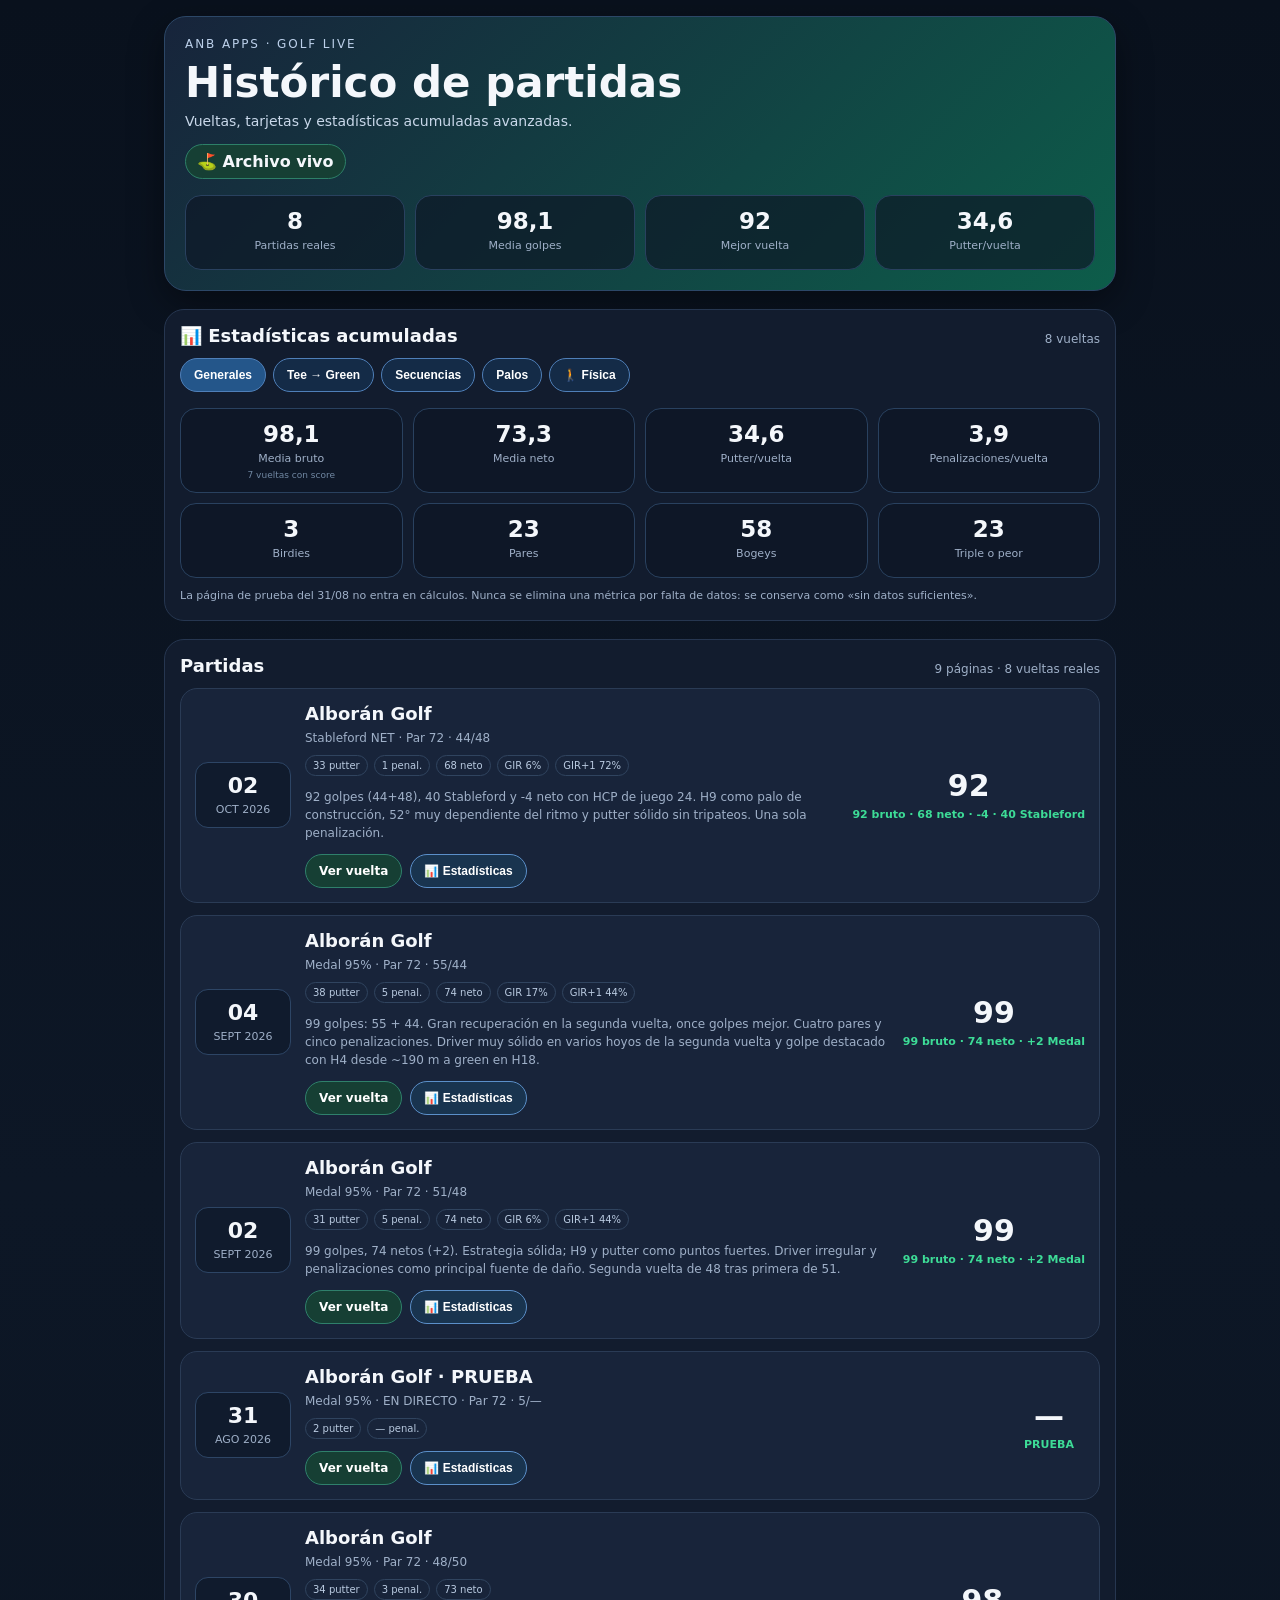
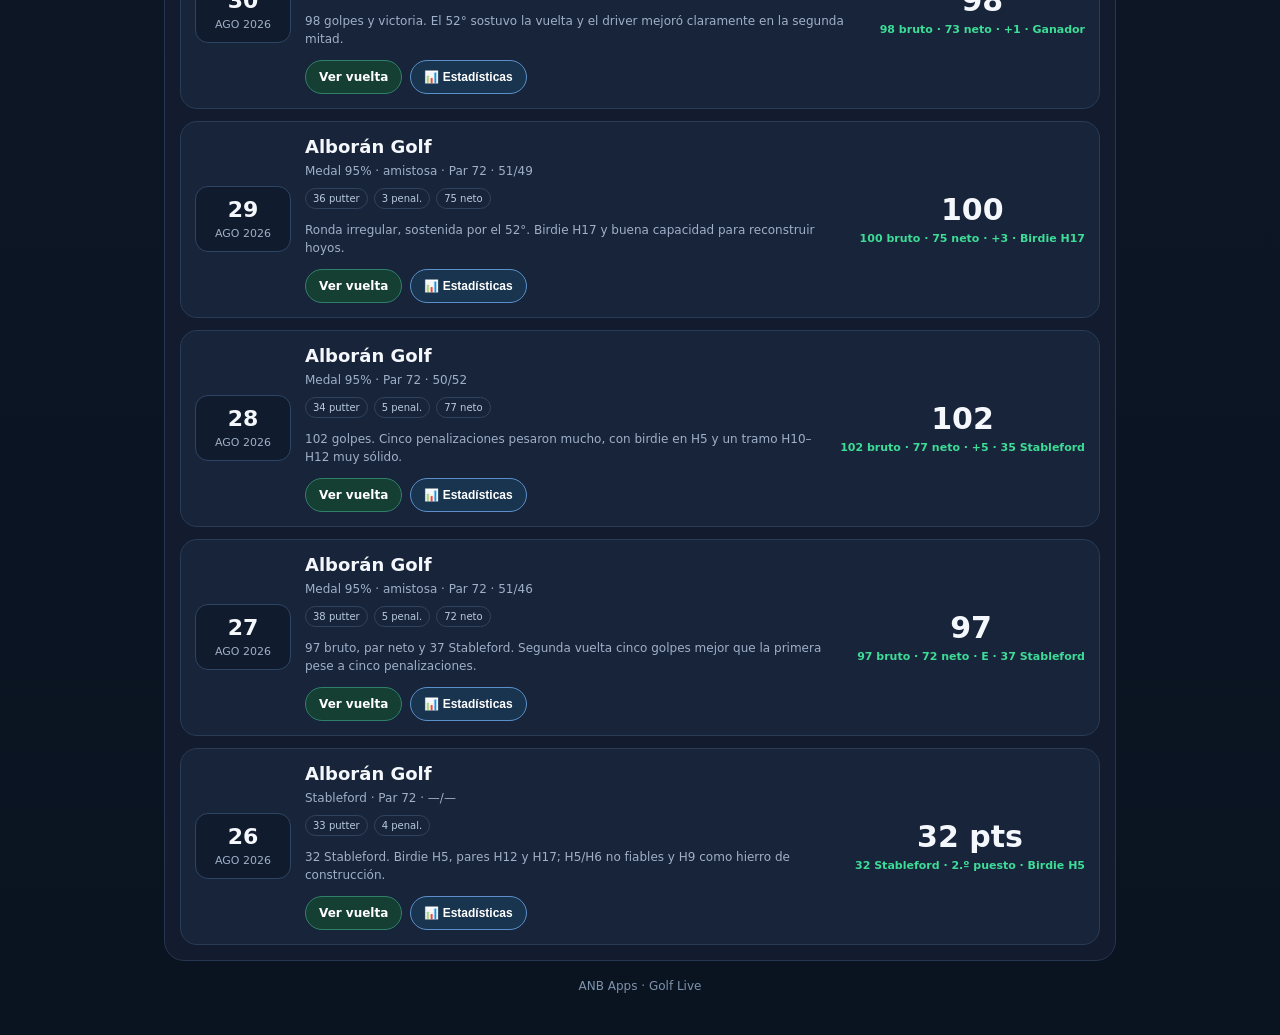
<file: index.html>
<!doctype html><html lang="es"><head><meta charset="utf-8"><meta name="viewport" content="width=device-width,initial-scale=1,viewport-fit=cover"><meta name="theme-color" content="#0b1220"><title>ANB Golf · Histórico</title><style>:root{--bg:#0b1220;--panel:#121c2e;--panel2:#18243a;--text:#f4f7fb;--muted:#9fb0c8;--line:#263650;--good:#3ddc97;--warn:#f7c85b;--bad:#ff6b6b;--accent:#6aa8ff}*{box-sizing:border-box}body{margin:0;min-height:100vh;background:linear-gradient(180deg,#09111d,#0d1726 45%,#0a1320);color:var(--text);font-family:Inter,system-ui,-apple-system,Segoe UI,Roboto,sans-serif}.wrap{max-width:980px;margin:auto;padding:16px 14px 42px}.hero{background:linear-gradient(135deg,#17243b,#0d5d4a);border:1px solid #2c4767;border-radius:22px;padding:20px;box-shadow:0 12px 35px #0006}.eyebrow{font-size:12px;letter-spacing:.16em;text-transform:uppercase;color:#bcd0ea}h1{margin:7px 0 4px;font-size:clamp(28px,6vw,42px)}.sub{color:#c9d8ea;font-size:14px;line-height:1.5}.badge{display:inline-flex;align-items:center;gap:7px;margin-top:12px;padding:7px 11px;border-radius:999px;background:#163f34;border:1px solid #2d8068;font-weight:700}.metrics,.stats-grid{display:grid;grid-template-columns:repeat(4,1fr);gap:10px;margin-top:16px}.metric,.stat-card{background:#0c1625aa;border:1px solid #29415f;border-radius:16px;padding:12px;text-align:center}.metric b,.stat-card b{font-size:23px;display:block}.metric span,.stat-card span{font-size:11px;color:var(--muted)}.stat-card small{display:block;margin-top:4px;color:#7188a3;font-size:9px}.section{margin-top:18px;background:var(--panel);border:1px solid var(--line);border-radius:20px;padding:15px}.section-head{display:flex;align-items:end;justify-content:space-between;gap:12px;margin-bottom:12px}.section h2{font-size:18px;margin:0}.count{color:var(--muted);font-size:12px}.tabs{display:flex;gap:7px;flex-wrap:wrap;margin:4px 0 13px}.tab,.stats-btn,.open-btn{border:1px solid #4f7fb8;border-radius:999px;background:#142b47;color:#fff;padding:9px 13px;font-weight:800;font-size:12px;cursor:pointer;text-decoration:none}.tab.active{background:#24568a}.stats-btn{background:#19344f;border-color:#5b8fc9}.open-btn{background:#163f34;border-color:#2f806b}.tab-panel{display:none}.tab-panel.active{display:block}.rounds{display:grid;gap:12px}.round-card{background:var(--panel2);border:1px solid #2a3b55;border-radius:17px;overflow:hidden}.round-main{display:grid;grid-template-columns:96px 1fr auto;gap:14px;align-items:center;padding:14px}.date{background:#101b2d;border:1px solid #2d4565;border-radius:13px;padding:10px;text-align:center}.date b{display:block;font-size:22px}.date span{font-size:11px;text-transform:uppercase;color:var(--muted)}.round-main h3{margin:0 0 5px;font-size:18px}.meta,.summary{color:var(--muted);font-size:12px;line-height:1.5}.score{text-align:center;min-width:72px}.score b{display:block;font-size:30px}.score span{font-size:11px;color:var(--good);font-weight:800}.statline{display:flex;flex-wrap:wrap;gap:6px;margin-top:8px}.statline i{font-style:normal;font-size:10px;border:1px solid #30445f;border-radius:999px;padding:4px 7px;color:#b9cae0}.round-actions{display:flex;gap:8px;flex-wrap:wrap;margin-top:10px}.round-stats{display:none;border-top:1px solid #2a3b55;background:#101b2d;padding:14px}.round-stats.open{display:block}.round-stats-grid{display:grid;grid-template-columns:repeat(4,1fr);gap:8px}.mini{background:#0d1828;border:1px solid #263a55;border-radius:12px;padding:10px;text-align:center}.mini b{display:block;font-size:18px}.mini span{font-size:10px;color:var(--muted)}.clubs-title{font-size:11px;color:#c9d8ea;font-weight:800;margin:13px 0 7px}.club-row{display:grid;grid-template-columns:72px 1fr 34px;gap:8px;align-items:center;margin:7px 0;font-size:11px}.track{height:8px;background:#22324a;border-radius:999px;overflow:hidden}.fill{height:100%;background:#6aa8ff}.policy,.callout{font-size:11px;color:var(--muted);line-height:1.5;margin-top:10px}.callout{padding:11px 12px;border-left:4px solid var(--accent);background:#101d30;border-radius:10px;color:#d9e6f6}.footer{text-align:center;color:#7f93ad;font-size:12px;margin-top:18px}.error{color:#ff8e9a}@media(max-width:700px){.metrics,.stats-grid,.round-stats-grid{grid-template-columns:repeat(2,1fr)}.round-main{grid-template-columns:74px 1fr}.score{grid-column:1/-1;display:flex;justify-content:flex-end;align-items:center;gap:8px}.club-row{grid-template-columns:64px 1fr 30px}}</style></head><body><main class="wrap"><header class="hero"><div class="eyebrow">ANB Apps · Golf Live</div><h1>Histórico de partidas</h1><div class="sub">Vueltas, tarjetas y estadísticas acumuladas avanzadas.</div><div class="badge">⛳ Archivo vivo</div><div class="metrics" id="metrics"></div></header><section class="section"><div class="section-head"><h2>📊 Estadísticas acumuladas</h2><div class="count" id="statsCount"></div></div><div class="tabs"><button class="tab active" data-tab="general">Generales</button><button class="tab" data-tab="tee">Tee → Green</button><button class="tab" data-tab="sequence">Secuencias</button><button class="tab" data-tab="clubs">Palos</button><button class="tab" data-tab="physical">🚶 Física</button></div><div id="general" class="tab-panel active"><div class="stats-grid" id="generalGrid"></div></div><div id="tee" class="tab-panel"><div class="stats-grid" id="teeGrid"></div><div class="callout">FIR, GIR y GIR+1 permanecen en el modelo aunque todavía falten datos antiguos. Solo se agregan vueltas con denominador confirmado.</div></div><div id="sequence" class="tab-panel"><div class="stats-grid" id="sequenceGrid"></div></div><div id="clubs" class="tab-panel"><div id="clubsAgg"></div></div><div id="physical" class="tab-panel"><div class="stats-grid" id="physicalGrid"></div><div class="callout" id="physicalNote"></div></div><div class="policy">La página de prueba del 31/08 no entra en cálculos. Nunca se elimina una métrica por falta de datos: se conserva como «sin datos suficientes».</div></section><section class="section"><div class="section-head"><h2>Partidas</h2><div class="count" id="count">Cargando…</div></div><div class="rounds" id="rounds"></div></section><footer class="footer">ANB Apps · Golf Live</footer></main><script>const PARS=[4,3,5,4,4,3,4,5,4,4,4,3,5,4,4,4,3,5],$=id=>document.getElementById(id),fmtDate=date=>new Intl.DateTimeFormat('es-ES',{day:'2-digit',month:'short',year:'numeric'}).format(new Date(date+'T12:00:00')),mean=v=>v.length?v.reduce((a,b)=>a+b,0)/v.length:null,vals=(rs,fn)=>rs.map(fn).filter(Number.isFinite),sum=(rs,fn)=>vals(rs,fn).reduce((a,b)=>a+b,0),show=v=>v==null?'—':Number.isInteger(v)?v:v.toFixed(1).replace('.',','),pct=(h,k)=>k?Math.round(h/k*100):null,esc=v=>String(v??'').replace(/[&<>"']/g,c=>({'&':'&amp;','<':'&lt;','>':'&gt;','"':'&quot;',"'":'&#39;'}[c])),card=(v,l,d='')=>`<div class="stat-card"><b>${v}</b><span>${l}</span><small>${d}</small></div>`;document.querySelectorAll('.tab').forEach(b=>b.onclick=()=>{document.querySelectorAll('.tab').forEach(x=>x.classList.toggle('active',x===b));document.querySelectorAll('.tab-panel').forEach(p=>p.classList.toggle('active',p.id===b.dataset.tab))});function clubsAggregate(rs){const out={};rs.forEach(r=>Object.entries(r.stats?.clubs||{}).forEach(([k,v])=>out[k]=(out[k]||0)+v));return Object.entries(out).sort((a,b)=>b[1]-a[1])}function clubBars(entries,limit=99){if(!entries.length)return '<div class="policy">Sin datos de palos.</div>';const max=Math.max(...entries.map(x=>x[1]));return entries.slice(0,limit).map(([c,n])=>`<div class="club-row"><b>${esc(c)}</b><div class="track"><div class="fill" style="width:${Math.max(4,n/max*100)}%"></div></div><span>${n}</span></div>`).join('')}function aggRate(rs,key){let hit=0,known=0;rs.forEach(r=>{const s=r.stats?.[key];if(s&&Number.isFinite(s.hit)&&Number.isFinite(s.known)&&s.known>0){hit+=s.hit;known+=s.known}});return{hit,known,p:pct(hit,known)}}function longestDamage(r){const hs=r.holeScores;if(!Array.isArray(hs))return null;let best=0,cur=0;hs.forEach((s,i)=>{if(Number.isFinite(s)&&s-PARS[i]>=2){cur++;best=Math.max(best,cur)}else cur=0});return best}function recoveryAfterDamage(r){const hs=r.holeScores;if(!Array.isArray(hs))return null;let opp=0,rec=0;for(let i=0;i<17;i++){if(Number.isFinite(hs[i])&&hs[i]-PARS[i]>=2&&Number.isFinite(hs[i+1])){opp++;if(hs[i+1]-PARS[i+1]<=1)rec++}}return opp?{rec,opp}:null}function roundStats(r){const s=r.stats||{},sc=s.scoring||{},clubs=Object.entries(s.clubs||{}).sort((a,b)=>b[1]-a[1]),fir=s.fir,gir=s.gir,gp=s.girPlus1,damage=longestDamage(r),rec=recoveryAfterDamage(r),ph=r.physical||{};const rate=x=>x&&x.known?`${pct(x.hit,x.known)}%`:'—';return `<div class="round-stats-grid"><div class="mini"><b>${Number.isFinite(r.score)?r.score:'—'}</b><span>Bruto</span></div><div class="mini"><b>${Number.isFinite(r.netScore)?r.netScore:'—'}</b><span>Neto</span></div><div class="mini"><b>${s.putterStrokes??r.putts??'—'}</b><span>Putter</span></div><div class="mini"><b>${s.penalties??'—'}</b><span>Penalizaciones</span></div><div class="mini"><b>${rate(fir)}</b><span>FIR</span></div><div class="mini"><b>${rate(gir)}</b><span>GIR</span></div><div class="mini"><b>${rate(gp)}</b><span>GIR+1</span></div><div class="mini"><b>${damage??'—'}</b><span>Peor racha doble+</span></div><div class="mini"><b>${rec?Math.round(rec.rec/rec.opp*100)+'%':'—'}</b><span>Recuperación tras doble+</span></div><div class="mini"><b>${show(sc.par3Avg)}</b><span>Media Par 3</span></div><div class="mini"><b>${show(sc.par4Avg)}</b><span>Media Par 4</span></div><div class="mini"><b>${show(sc.par5Avg)}</b><span>Media Par 5</span></div><div class="mini"><b>${Number.isFinite(ph.stepsGolfWindow)?ph.stepsGolfWindow.toLocaleString('es-ES'):'—'}</b><span>Pasos golf</span></div><div class="mini"><b>${Number.isFinite(ph.kmGolfEstimated)?ph.kmGolfEstimated.toFixed(2).replace('.',','):'—'}</b><span>Km golf</span></div><div class="mini"><b>${Number.isFinite(ph.caloriesEstimated)?Math.round(ph.caloriesEstimated):'—'}</b><span>Kcal estimadas</span></div><div class="mini"><b>${sc.tripleOrWorse??'—'}</b><span>Triple o peor</span></div></div><div class="clubs-title">USO DE PALOS</div>${clubBars(clubs,8)}`}async function load(){try{const data=await fetch('./rounds.json?ts='+Date.now(),{cache:'no-store'}).then(r=>r.json()),rounds=[...data.rounds].sort((a,b)=>b.date.localeCompare(a.date)),real=rounds.filter(r=>!r.test),complete=real.filter(r=>Number.isFinite(r.score)),scores=vals(complete,r=>r.score),nets=vals(real,r=>r.netScore),putts=vals(real,r=>r.stats?.putterStrokes??r.putts),pens=vals(real,r=>r.stats?.penalties),fir=aggRate(real,'fir'),gir=aggRate(real,'gir'),gp=aggRate(real,'girPlus1');$('metrics').innerHTML=card(real.length,'Partidas reales')+card(show(mean(scores)),'Media golpes')+card(scores.length?Math.min(...scores):'—','Mejor vuelta')+card(show(mean(putts)),'Putter/vuelta');$('statsCount').textContent=real.length+' vueltas';$('generalGrid').innerHTML=card(show(mean(scores)),'Media bruto',`${complete.length} vueltas con score`)+card(show(mean(nets)),'Media neto')+card(show(mean(putts)),'Putter/vuelta')+card(show(mean(pens)),'Penalizaciones/vuelta')+card(sum(real,r=>r.stats?.scoring?.birdies),'Birdies')+card(sum(real,r=>r.stats?.scoring?.pars),'Pares')+card(sum(real,r=>r.stats?.scoring?.bogeys),'Bogeys')+card(sum(real,r=>r.stats?.scoring?.tripleOrWorse),'Triple o peor');$('teeGrid').innerHTML=card(fir.known?(fir.p+'%'):'—','FIR',fir.known?`${fir.hit}/${fir.known}`:'sin datos suficientes')+card(gir.known?(gir.p+'%'):'—','GIR',gir.known?`${gir.hit}/${gir.known}`:'sin datos suficientes')+card(gp.known?(gp.p+'%'):'—','GIR+1',gp.known?`${gp.hit}/${gp.known}`:'sin datos suficientes')+card(show(mean(vals(real,r=>r.stats?.scoring?.par3Avg))),'Media Par 3')+card(show(mean(vals(real,r=>r.stats?.scoring?.par4Avg))),'Media Par 4')+card(show(mean(vals(real,r=>r.stats?.scoring?.par5Avg))),'Media Par 5')+card(sum(real,r=>r.stats?.penalties),'Penalizaciones totales')+card(real.filter(r=>r.stats?.fir).length,'Vueltas con FIR confirmado');const streaks=vals(real,longestDamage),recs=real.map(recoveryAfterDamage).filter(Boolean),recHit=recs.reduce((a,x)=>a+x.rec,0),recOpp=recs.reduce((a,x)=>a+x.opp,0);$('sequenceGrid').innerHTML=card(streaks.length?Math.max(...streaks):'—','Peor racha doble+','hoyos consecutivos')+card(show(mean(streaks)),'Racha doble+ media')+card(recOpp?Math.round(recHit/recOpp*100)+'%':'—','Recuperación siguiente hoyo',recOpp?`${recHit}/${recOpp}`:'sin datos')+card(sum(real,r=>r.stats?.scoring?.tripleOrWorse),'Hoyos de daño')+card(sum(real,r=>r.stats?.scoring?.doubles),'Dobles bogey')+card(sum(real,r=>r.stats?.scoring?.bogeys),'Bogeys')+card(sum(real,r=>r.stats?.scoring?.pars),'Pares')+card(sum(real,r=>r.stats?.scoring?.birdies),'Birdies');$('clubsAgg').innerHTML=clubBars(clubsAggregate(real));const phys=real.filter(r=>Number.isFinite(r.physical?.stepsGolfWindow)),steps=sum(phys,r=>r.physical.stepsGolfWindow),km=sum(phys,r=>r.physical.kmGolfEstimated),kcal=sum(phys,r=>r.physical.caloriesEstimated);$('physicalGrid').innerHTML=card(phys.length,'Vueltas con dato físico')+card(phys.length?steps.toLocaleString('es-ES'):'—','Pasos golf acumulados')+card(phys.length?km.toFixed(2).replace('.',','):'—','Km golf acumulados')+card(phys.length?Math.round(kcal):'—','Kcal estimadas');$('physicalNote').textContent=phys.length?'Datos persistidos por vuelta desde la sincronización de Google Fit/Health Connect.':'Pendiente de la sincronización diaria. La sección física queda preservada y se completará cuando lleguen los datos de Drive.';$('count').textContent=rounds.length+' páginas · '+real.length+' vueltas reales';$('rounds').innerHTML=rounds.map((r,i)=>{const d=fmtDate(r.date).replace('.','').split(' '),s=r.stats||{},score=Number.isFinite(r.score)?r.score:(Number.isFinite(r.stableford)?r.stableford+' pts':'—');return `<article class="round-card"><div class="round-main"><div class="date"><b>${d[0]}</b><span>${d.slice(1).join(' ')}</span></div><div><h3>${esc(r.course)}${r.test?' · PRUEBA':''}</h3><div class="meta">${esc(r.format)} · Par ${r.par} · ${r.front??'—'}/${r.back??'—'}</div><div class="statline"><i>${s.putterStrokes??r.putts??'—'} putter</i><i>${s.penalties??'—'} penal.</i>${Number.isFinite(r.netScore)?`<i>${r.netScore} neto</i>`:''}${s.gir?.known?`<i>GIR ${pct(s.gir.hit,s.gir.known)}%</i>`:''}${s.girPlus1?.known?`<i>GIR+1 ${pct(s.girPlus1.hit,s.girPlus1.known)}%</i>`:''}</div><p class="summary">${esc(r.summary??'')}</p><div class="round-actions"><a class="open-btn" href="${r.path}">Ver vuelta</a><button class="stats-btn" data-stats="${i}">📊 Estadísticas</button></div></div><div class="score"><b>${score}</b><span>${esc(r.result??'')}</span></div></div><div class="round-stats" id="stats-${i}">${r.test?'<div class="policy">Página de prueba: no entra en el histórico estadístico.</div>':roundStats(r)}</div></article>`}).join('');document.querySelectorAll('[data-stats]').forEach(b=>b.onclick=()=>{const p=$('stats-'+b.dataset.stats),open=p.classList.toggle('open');b.textContent=open?'✕ Cerrar estadísticas':'📊 Estadísticas'})}catch(e){$('rounds').innerHTML='<div class="error">'+esc(e.message)+'</div>'}}load();</script></body></html>
</file>
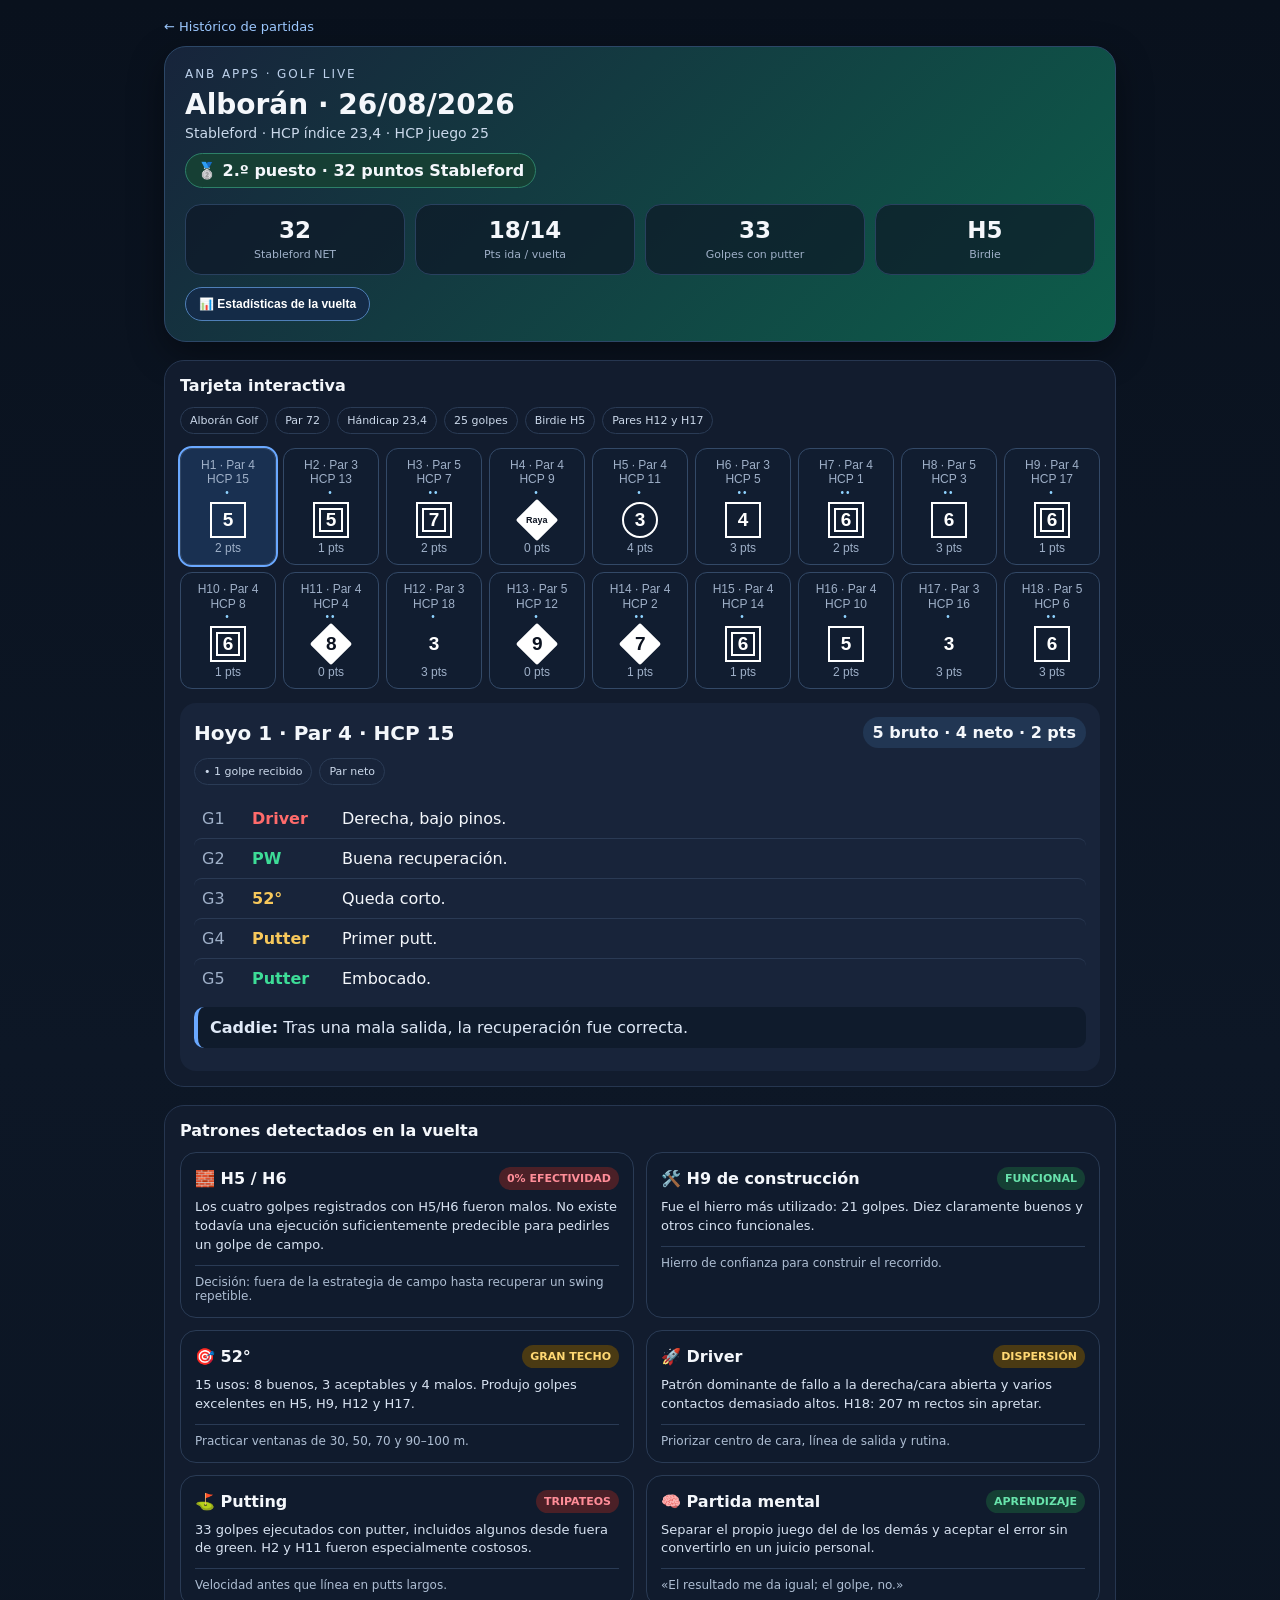
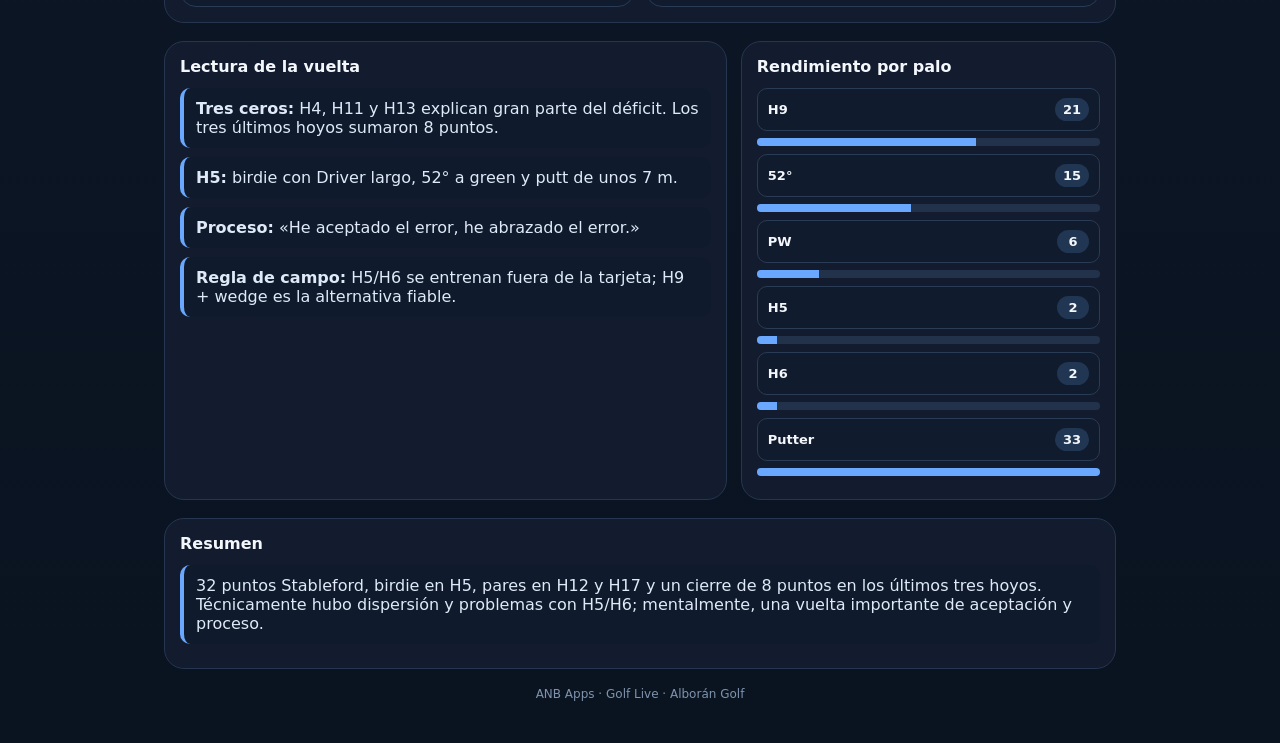
<file: 2026-08-26/index.html>
<!doctype html><html lang="es"><head><meta charset="utf-8"><meta name="viewport" content="width=device-width,initial-scale=1,viewport-fit=cover"><title>Alborán · 26/08/2026 · ANB Golf</title><link rel="stylesheet" href="../assets/round.css"></head><body><div class="wrap"><a class="back" href="../">← Histórico de partidas</a><div class="hero"><div class="eyebrow">ANB Apps · Golf Live</div><h1>Alborán · 26/08/2026</h1><div class="sub">Stableford · HCP índice 23,4 · HCP juego 25</div><div class="badge">🥈 2.º puesto · 32 puntos Stableford</div><div class="metrics"><div class="metric"><b>32</b><span>Stableford NET</span></div><div class="metric"><b>18/14</b><span>Pts ida / vuelta</span></div><div class="metric"><b>33</b><span>Golpes con putter</span></div><div class="metric"><b>H5</b><span>Birdie</span></div></div></div><div class="section"><h2>Tarjeta interactiva</h2><div class="card-meta"><span>Alborán Golf</span><span>Par 72</span><span>Hándicap 23,4</span><span>25 golpes</span><span>Birdie H5</span><span>Pares H12 y H17</span></div><div id="scoregrid" class="scoregrid"></div><div id="detail" class="detail"></div></div><div class="section"><h2>Patrones detectados en la vuelta</h2><div class="pattern-grid"><div class="pattern-card badp"><div class="pattern-head"><span>🧱 H5 / H6</span><b>0% EFECTIVIDAD</b></div><p>Los cuatro golpes registrados con H5/H6 fueron malos. No existe todavía una ejecución suficientemente predecible para pedirles un golpe de campo.</p><div class="pattern-foot">Decisión: fuera de la estrategia de campo hasta recuperar un swing repetible.</div></div><div class="pattern-card goodp"><div class="pattern-head"><span>🛠️ H9 de construcción</span><b>FUNCIONAL</b></div><p>Fue el hierro más utilizado: 21 golpes. Diez claramente buenos y otros cinco funcionales.</p><div class="pattern-foot">Hierro de confianza para construir el recorrido.</div></div><div class="pattern-card warnp"><div class="pattern-head"><span>🎯 52°</span><b>GRAN TECHO</b></div><p>15 usos: 8 buenos, 3 aceptables y 4 malos. Produjo golpes excelentes en H5, H9, H12 y H17.</p><div class="pattern-foot">Practicar ventanas de 30, 50, 70 y 90–100 m.</div></div><div class="pattern-card warnp"><div class="pattern-head"><span>🚀 Driver</span><b>DISPERSIÓN</b></div><p>Patrón dominante de fallo a la derecha/cara abierta y varios contactos demasiado altos. H18: 207 m rectos sin apretar.</p><div class="pattern-foot">Priorizar centro de cara, línea de salida y rutina.</div></div><div class="pattern-card badp"><div class="pattern-head"><span>⛳ Putting</span><b>TRIPATEOS</b></div><p>33 golpes ejecutados con putter, incluidos algunos desde fuera de green. H2 y H11 fueron especialmente costosos.</p><div class="pattern-foot">Velocidad antes que línea en putts largos.</div></div><div class="pattern-card goodp"><div class="pattern-head"><span>🧠 Partida mental</span><b>APRENDIZAJE</b></div><p>Separar el propio juego del de los demás y aceptar el error sin convertirlo en un juicio personal.</p><div class="pattern-foot">«El resultado me da igual; el golpe, no.»</div></div></div></div><div class="two"><div class="section"><h2>Lectura de la vuelta</h2><div class="note"><b>Tres ceros:</b> H4, H11 y H13 explican gran parte del déficit. Los tres últimos hoyos sumaron 8 puntos.</div><div class="note"><b>H5:</b> birdie con Driver largo, 52° a green y putt de unos 7 m.</div><div class="note"><b>Proceso:</b> «He aceptado el error, he abrazado el error.»</div><div class="note"><b>Regla de campo:</b> H5/H6 se entrenan fuera de la tarjeta; H9 + wedge es la alternativa fiable.</div></div><div class="section"><h2>Rendimiento por palo</h2><div id="clubs"></div></div></div><div class="section"><h2>Resumen</h2><div class="note">32 puntos Stableford, birdie en H5, pares en H12 y H17 y un cierre de 8 puntos en los últimos tres hoyos. Técnicamente hubo dispersión y problemas con H5/H6; mentalmente, una vuelta importante de aceptación y proceso.</div></div><div class="footer">ANB Apps · Golf Live · Alborán Golf</div></div><script>window.ROUND={holes:{1:{score:5,par:4,hcp:15,recv:1,points:2,caddie:'Tras una mala salida, la recuperación fue correcta.',shots:[['Driver','Derecha, bajo pinos.','bad'],['PW','Buena recuperación.','good'],['52°','Queda corto.','neutral'],['Putter','Primer putt.','neutral'],['Putter','Embocado.','good']]},2:{score:5,par:3,hcp:13,recv:1,points:1,caddie:'La estrategia fue buena. El coste real fue el tripateo.',shots:[['H9','Conservador perfecto.','good'],['52°','Queda corto.','neutral'],['Putter','Primer putt.','neutral'],['Putter','Segundo putt.','neutral'],['Putter','Embocado.','good']]},3:{score:7,par:5,hcp:7,recv:2,points:2,caddie:'Excelente reconstrucción tras la penalización.',shots:[['Driver','Fuera de límites.','bad'],['Penalización','Golpe y distancia.','bad'],['Driver','Segunda bola al búnker.','neutral'],['H9','Primer H9 útil.','good'],['H9','Segundo H9 útil.','good'],['Putter','Primer putt.','neutral'],['Putter','Embocado.','good']]},4:{score:null,label:'Raya',par:4,hcp:9,recv:1,points:0,caddie:'Hoyo de acumulación de errores. El H5 no debía entrar en la ecuación.',shots:[['Salida','Salida de unos 10 m.','bad'],['H9','Al agua.','bad'],['Recuperación','Golpe de recuperación.','neutral'],['H5','A palmera; bola perdida.','bad']]},5:{score:3,par:4,hcp:11,recv:1,points:4,caddie:'Birdie: modelo de sencillez y compromiso.',shots:[['Driver','Salida larga.','good'],['52°','A green.','good'],['Putter','Embocado desde unos 7 m. Birdie.','good']]},6:{score:4,par:3,hcp:5,recv:2,points:3,caddie:'Par construido sin exigir perfección.',shots:[['Driver','A la izquierda.','bad'],['PW','A antegreen.','good'],['Putter','Primer golpe con putter.','neutral'],['Putter','Embocado.','good']]},7:{score:6,par:4,hcp:1,recv:2,points:2,caddie:'Aceptar entrar de cuatro evitó un desastre.',shots:[['Driver','A arboleda.','bad'],['H9','Recupera.','good'],['H9','Avanza construyendo el hoyo.','good'],['52°','A green.','good'],['Putter','Primer putt.','neutral'],['Putter','Embocado.','good']]},8:{score:6,par:5,hcp:3,recv:2,points:3,caddie:'Bogey ordenado y sin penalizaciones.',shots:[['Driver','Alto y corto, pero en calle.','good'],['H9','Golpe de construcción.','good'],['PW','Continúa la progresión.','good'],['52°','A green.','good'],['Putter','Primer putt.','neutral'],['Putter','Embocado.','good']]},9:{score:6,par:4,hcp:17,recv:1,points:1,caddie:'Decisión correcta; el error fue de ejecución.',shots:[['Driver','Contacto alto.','neutral'],['H9','Conservador.','good'],['52°','Mala ejecución.','bad'],['52°','Recupera y queda a unos 3 m.','good'],['Putter','Primer putt.','neutral'],['Putter','Embocado.','good']]},10:{score:6,par:4,hcp:8,recv:1,points:1,caddie:'No intentar reparar el agua de una sola vez.',shots:[['Driver','Largo a rough.','neutral'],['H9','Al agua.','bad'],['Penalización','Dropaje por agua.','bad'],['52°','A green.','good'],['Putter','Primer putt.','neutral'],['Putter','Embocado.','good']]},11:{score:8,par:4,hcp:4,recv:2,points:0,caddie:'El H9 reconstruyó el hoyo; el primer putt sin confianza lo remató.',shots:[['Driver','Al agua.','bad'],['Penalización','Dropaje por agua.','bad'],['H9','A calle.','good'],['H6','Pérdida de grip; mala ejecución.','bad'],['H9','A green.','good'],['Putter','Primer putt sin confianza.','bad'],['Putter','Segundo putt.','neutral'],['Putter','Embocado.','good']]},12:{score:3,par:3,hcp:18,recv:1,points:3,caddie:'Par ejemplar después de un cero.',shots:[['H9','Desde ~140 m, apenas corto.','neutral'],['52°','A cuatro dedos.','good'],['Putter','Embocado.','good']]},13:{score:9,par:5,hcp:12,recv:1,points:0,caddie:'Volver a objetivo externo y rutina.',shots:[['Driver','Fuera de límites.','bad'],['Penalización','Golpe y distancia.','bad'],['Driver','Segunda bola en juego.','neutral'],['H9','Topado.','bad'],['H9','A la izquierda.','bad'],['52°','A la izquierda.','bad'],['PW','Chip corto.','bad'],['Putter','Primer putt.','neutral'],['Putter','Embocado.','good']]},14:{score:7,par:4,hcp:2,recv:2,points:1,caddie:'La reconstrucción fue buena; el juego corto impidió salvar el 6.',shots:[['H9','Golpe inicial muy malo.','bad'],['H9','Primer golpe de reconstrucción.','good'],['H9','Segundo golpe de reconstrucción.','good'],['52°','Corto por la hierba.','bad'],['Chip','Mala ejecución.','bad'],['Putter','Primer putt.','neutral'],['Putter','Embocado.','good']]},15:{score:6,par:4,hcp:14,recv:1,points:1,caddie:'No fabricar un swing no entrenado.',shots:[['Driver','A la derecha.','bad'],['H6','Golpe forzado.','bad'],['PW','Mala ejecución.','bad'],['PW','Segundo PW, mejor.','good'],['Putter','Primer putt.','neutral'],['Putter','Embocado.','good']]},16:{score:5,par:4,hcp:10,recv:1,points:2,caddie:'Ejemplo perfecto de por qué H5/H6 deben salir de la estrategia.',shots:[['Driver','A calle.','good'],['H5','A la izquierda.','bad'],['52°','A green.','good'],['Putter','Primer putt.','neutral'],['Putter','Embocado.','good']]},17:{score:3,par:3,hcp:16,recv:1,points:3,caddie:'Par de proceso: fallo asumible + gran juego corto.',shots:[['H9','Desde 145 m, a la izquierda.','neutral'],['52°','A 1,5–2 m.','good'],['Putter','Embocado.','good']]},18:{score:6,par:5,hcp:6,recv:2,points:3,caddie:'El plan estratégico funcionó; faltó ejecutar el tercer golpe.',shots:[['Driver','207 m, recto.','good'],['H9','A plataforma.','good'],['H9','Mala ejecución.','bad'],['52°','Largo.','bad'],['Putter','Desde rough a 1,5 m.','good'],['Putter','Embocado.','good']]}},clubs:{H9:21,'52°':15,PW:6,H5:2,H6:2,Putter:33}}</script><script src="../assets/round.js"></script></body></html>
</file>
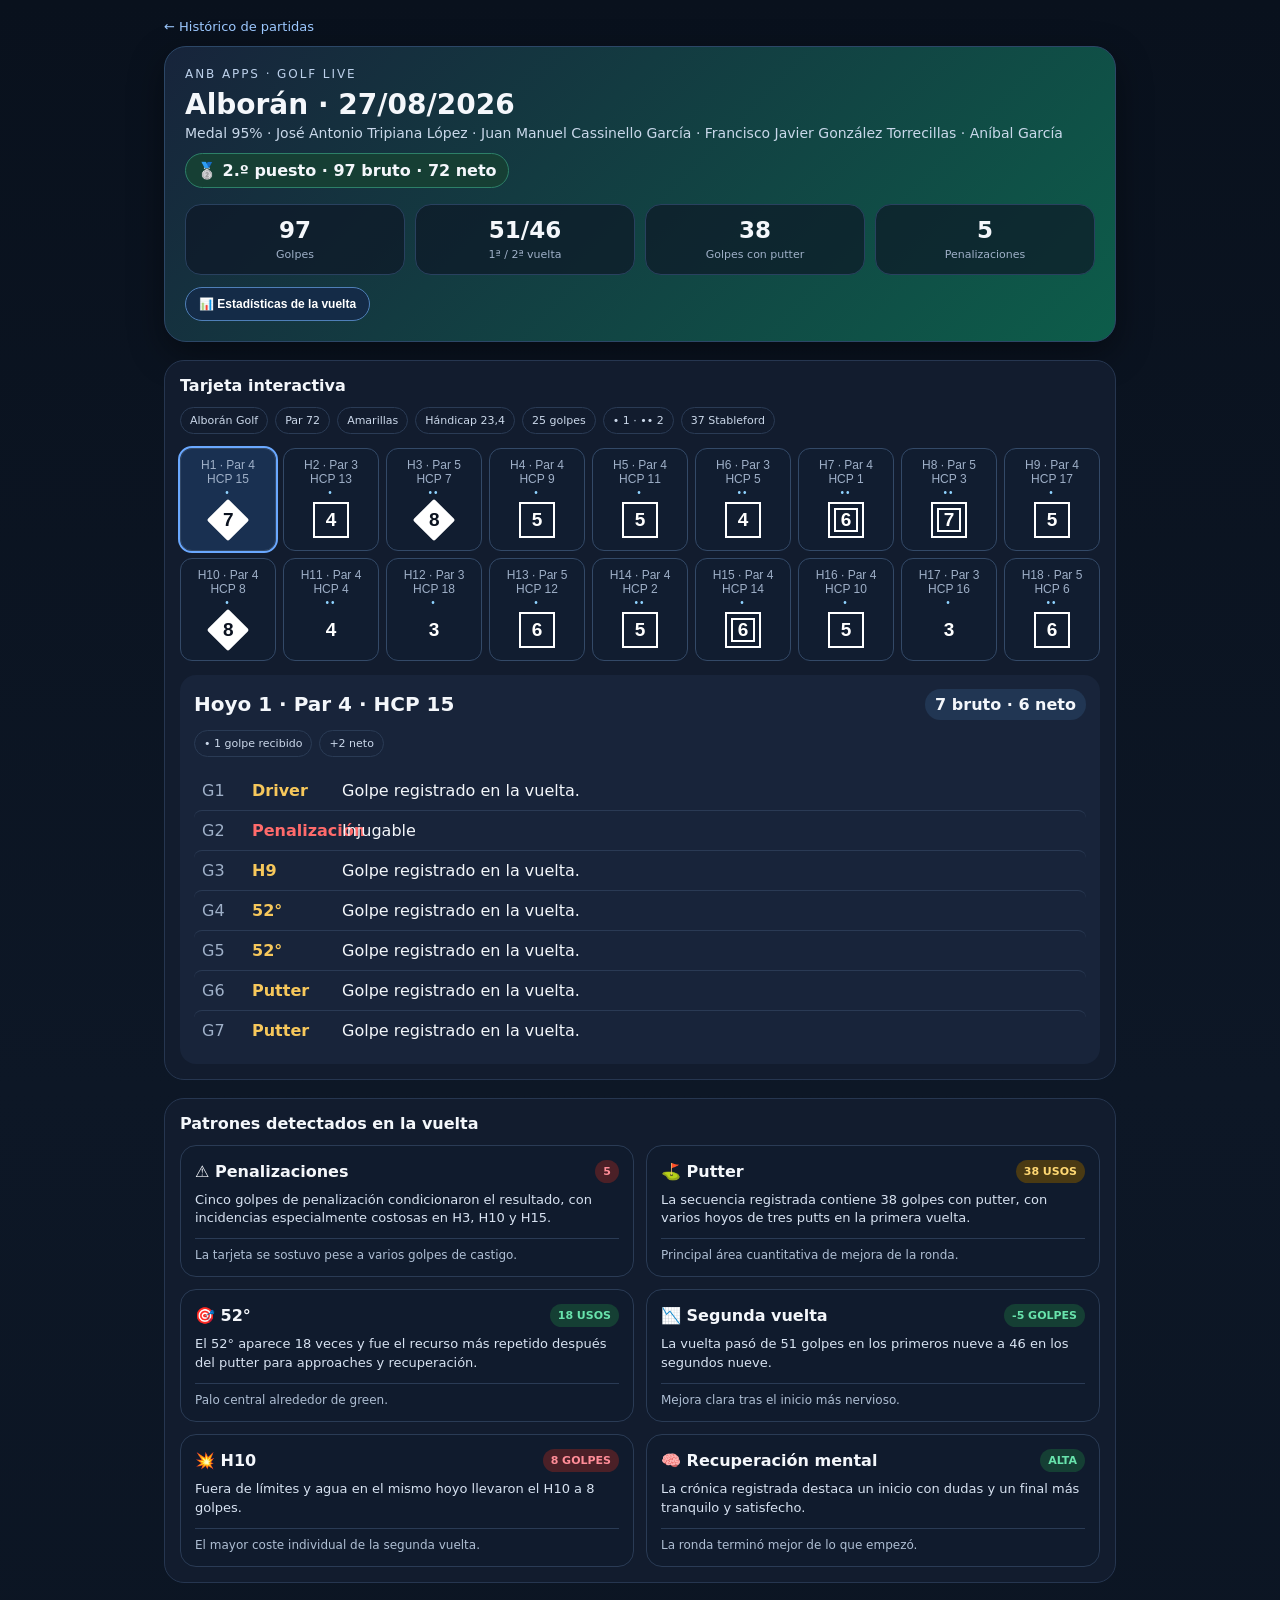
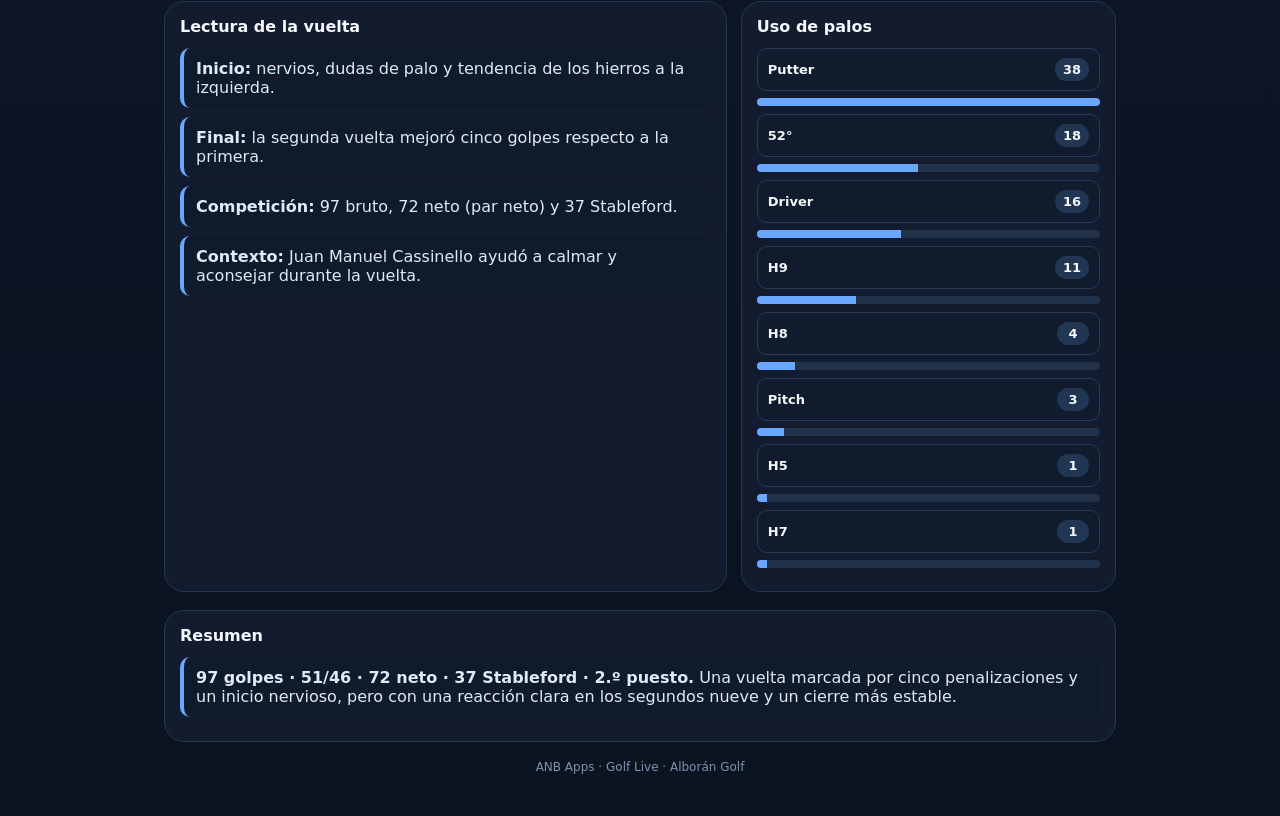
<file: 2026-08-27/index.html>
<!doctype html><html lang='es'><head><meta charset='utf-8'><meta name='viewport' content='width=device-width,initial-scale=1,viewport-fit=cover'><title>Alborán · 27/08/2026 · ANB Golf</title><link rel='stylesheet' href='../assets/round.css'></head><body><div class='wrap'><a class='back' href='../'>← Histórico de partidas</a><div class='hero'><div class='eyebrow'>ANB Apps · Golf Live</div><h1>Alborán · 27/08/2026</h1><div class='sub'>Medal 95% · José Antonio Tripiana López · Juan Manuel Cassinello García · Francisco Javier González Torrecillas · Aníbal García</div><div class='badge'>🥈 2.º puesto · 97 bruto · 72 neto</div><div class='metrics'><div class='metric'><b>97</b><span>Golpes</span></div><div class='metric'><b>51/46</b><span>1ª / 2ª vuelta</span></div><div class='metric'><b>38</b><span>Golpes con putter</span></div><div class='metric'><b>5</b><span>Penalizaciones</span></div></div></div><div class='section'><h2>Tarjeta interactiva</h2><div class='card-meta'><span>Alborán Golf</span><span>Par 72</span><span>Amarillas</span><span>Hándicap 23,4</span><span>25 golpes</span><span>• 1 · •• 2</span><span>37 Stableford</span></div><div id='scoregrid' class='scoregrid'></div><div id='detail' class='detail'></div></div><div class='section'><h2>Patrones detectados en la vuelta</h2><div class='pattern-grid'><div class='pattern-card badp'><div class='pattern-head'><span>⚠️ Penalizaciones</span><b>5</b></div><p>Cinco golpes de penalización condicionaron el resultado, con incidencias especialmente costosas en H3, H10 y H15.</p><div class='pattern-foot'>La tarjeta se sostuvo pese a varios golpes de castigo.</div></div><div class='pattern-card warnp'><div class='pattern-head'><span>⛳ Putter</span><b>38 USOS</b></div><p>La secuencia registrada contiene 38 golpes con putter, con varios hoyos de tres putts en la primera vuelta.</p><div class='pattern-foot'>Principal área cuantitativa de mejora de la ronda.</div></div><div class='pattern-card goodp'><div class='pattern-head'><span>🎯 52°</span><b>18 USOS</b></div><p>El 52° aparece 18 veces y fue el recurso más repetido después del putter para approaches y recuperación.</p><div class='pattern-foot'>Palo central alrededor de green.</div></div><div class='pattern-card goodp'><div class='pattern-head'><span>📉 Segunda vuelta</span><b>-5 GOLPES</b></div><p>La vuelta pasó de 51 golpes en los primeros nueve a 46 en los segundos nueve.</p><div class='pattern-foot'>Mejora clara tras el inicio más nervioso.</div></div><div class='pattern-card badp'><div class='pattern-head'><span>💥 H10</span><b>8 GOLPES</b></div><p>Fuera de límites y agua en el mismo hoyo llevaron el H10 a 8 golpes.</p><div class='pattern-foot'>El mayor coste individual de la segunda vuelta.</div></div><div class='pattern-card goodp'><div class='pattern-head'><span>🧠 Recuperación mental</span><b>ALTA</b></div><p>La crónica registrada destaca un inicio con dudas y un final más tranquilo y satisfecho.</p><div class='pattern-foot'>La ronda terminó mejor de lo que empezó.</div></div></div></div><div class='two'><div class='section'><h2>Lectura de la vuelta</h2><div class='note'><b>Inicio:</b> nervios, dudas de palo y tendencia de los hierros a la izquierda.</div><div class='note'><b>Final:</b> la segunda vuelta mejoró cinco golpes respecto a la primera.</div><div class='note'><b>Competición:</b> 97 bruto, 72 neto (par neto) y 37 Stableford.</div><div class='note'><b>Contexto:</b> Juan Manuel Cassinello ayudó a calmar y aconsejar durante la vuelta.</div></div><div class='section'><h2>Uso de palos</h2><div id='clubs'></div></div></div><div class='section'><h2>Resumen</h2><div class='note'><b>97 golpes · 51/46 · 72 neto · 37 Stableford · 2.º puesto.</b> Una vuelta marcada por cinco penalizaciones y un inicio nervioso, pero con una reacción clara en los segundos nueve y un cierre más estable.</div></div><div class='footer'>ANB Apps · Golf Live · Alborán Golf</div></div><script>window.ROUND={holes:{1:{score:7,par:4,hcp:15,recv:1,shots:[['Driver','Golpe registrado en la vuelta.','neutral'],['Penalización','Injugable','bad'],['H9','Golpe registrado en la vuelta.','neutral'],['52°','Golpe registrado en la vuelta.','neutral'],['52°','Golpe registrado en la vuelta.','neutral'],['Putter','Golpe registrado en la vuelta.','neutral'],['Putter','Golpe registrado en la vuelta.','neutral']]},2:{score:4,par:3,hcp:13,recv:1,shots:[['H9','Golpe registrado en la vuelta.','neutral'],['52°','Golpe registrado en la vuelta.','neutral'],['Putter','Golpe registrado en la vuelta.','neutral'],['Putter','Golpe registrado en la vuelta.','neutral']]},3:{score:8,par:5,hcp:7,recv:2,shots:[['Driver','Golpe registrado en la vuelta.','neutral'],['52°','Golpe registrado en la vuelta.','neutral'],['H9','Golpe registrado en la vuelta.','neutral'],['H8','Golpe registrado en la vuelta.','neutral'],['Penalización','Agua','bad'],['52°','Golpe registrado en la vuelta.','neutral'],['Putter','Golpe registrado en la vuelta.','neutral'],['Putter','Golpe registrado en la vuelta.','neutral']]},4:{score:5,par:4,hcp:9,recv:1,shots:[['Driver','Golpe registrado en la vuelta.','neutral'],['H8','Golpe registrado en la vuelta.','neutral'],['52°','Golpe registrado en la vuelta.','neutral'],['Putter','Golpe registrado en la vuelta.','neutral'],['Putter','Golpe registrado en la vuelta.','neutral']]},5:{score:5,par:4,hcp:11,recv:1,shots:[['Driver','Golpe registrado en la vuelta.','neutral'],['52°','Golpe registrado en la vuelta.','neutral'],['Putter','Golpe registrado en la vuelta.','neutral'],['Putter','Golpe registrado en la vuelta.','neutral'],['Putter','Golpe registrado en la vuelta.','neutral']]},6:{score:4,par:3,hcp:5,recv:2,shots:[['Driver','Golpe registrado en la vuelta.','neutral'],['52°','Golpe registrado en la vuelta.','neutral'],['Putter','Golpe registrado en la vuelta.','neutral'],['Putter','Golpe registrado en la vuelta.','neutral']]},7:{score:6,par:4,hcp:1,recv:2,shots:[['Driver','Golpe registrado en la vuelta.','neutral'],['H9','Golpe registrado en la vuelta.','neutral'],['H9','Golpe registrado en la vuelta.','neutral'],['Putter','Golpe registrado en la vuelta.','neutral'],['Putter','Golpe registrado en la vuelta.','neutral'],['Putter','Golpe registrado en la vuelta.','neutral']]},8:{score:7,par:5,hcp:3,recv:2,shots:[['Driver','Golpe registrado en la vuelta.','neutral'],['H8','Golpe registrado en la vuelta.','neutral'],['Pitch','Golpe registrado en la vuelta.','neutral'],['Pitch','Golpe registrado en la vuelta.','neutral'],['52°','Golpe registrado en la vuelta.','neutral'],['Putter','Golpe registrado en la vuelta.','neutral'],['Putter','Golpe registrado en la vuelta.','neutral']]},9:{score:5,par:4,hcp:17,recv:1,shots:[['Driver','Golpe registrado en la vuelta.','neutral'],['52°','Golpe registrado en la vuelta.','neutral'],['Putter','Golpe registrado en la vuelta.','neutral'],['Putter','Golpe registrado en la vuelta.','neutral'],['Putter','Golpe registrado en la vuelta.','neutral']]},10:{score:8,par:4,hcp:8,recv:1,shots:[['Driver','Golpe registrado en la vuelta.','neutral'],['Penalización','Fuera de límites','bad'],['Driver','Golpe registrado en la vuelta.','neutral'],['H8','Golpe registrado en la vuelta.','neutral'],['Penalización','Agua','bad'],['52°','Golpe registrado en la vuelta.','neutral'],['Putter','Golpe registrado en la vuelta.','neutral'],['Putter','Golpe registrado en la vuelta.','neutral']]},11:{score:4,par:4,hcp:4,recv:2,shots:[['Driver','Golpe registrado en la vuelta.','neutral'],['H5','Golpe registrado en la vuelta.','neutral'],['Putter','Golpe registrado en la vuelta.','neutral'],['Putter','Golpe registrado en la vuelta.','neutral']]},12:{score:3,par:3,hcp:18,recv:1,shots:[['H9','Golpe registrado en la vuelta.','neutral'],['52°','Golpe registrado en la vuelta.','neutral'],['Putter','Golpe registrado en la vuelta.','neutral']]},13:{score:6,par:5,hcp:12,recv:1,shots:[['Driver','Golpe registrado en la vuelta.','neutral'],['52°','Golpe registrado en la vuelta.','neutral'],['H9','Golpe registrado en la vuelta.','neutral'],['52°','Golpe registrado en la vuelta.','neutral'],['Putter','Golpe registrado en la vuelta.','neutral'],['Putter','Golpe registrado en la vuelta.','neutral']]},14:{score:5,par:4,hcp:2,recv:2,shots:[['Driver','Golpe registrado en la vuelta.','neutral'],['H7','Golpe registrado en la vuelta.','neutral'],['52°','Golpe registrado en la vuelta.','neutral'],['Putter','Golpe registrado en la vuelta.','neutral'],['Putter','Golpe registrado en la vuelta.','neutral']]},15:{score:6,par:4,hcp:14,recv:1,shots:[['Driver','Golpe registrado en la vuelta.','neutral'],['Penalización','Agua','bad'],['H9','Golpe registrado en la vuelta.','neutral'],['52°','Golpe registrado en la vuelta.','neutral'],['Putter','Golpe registrado en la vuelta.','neutral'],['Putter','Golpe registrado en la vuelta.','neutral']]},16:{score:5,par:4,hcp:10,recv:1,shots:[['Driver','Golpe registrado en la vuelta.','neutral'],['H9','Golpe registrado en la vuelta.','neutral'],['52°','Golpe registrado en la vuelta.','neutral'],['Putter','Golpe registrado en la vuelta.','neutral'],['Putter','Golpe registrado en la vuelta.','neutral']]},17:{score:3,par:3,hcp:16,recv:1,shots:[['H9','Golpe registrado en la vuelta.','neutral'],['Putter','Golpe registrado en la vuelta.','neutral'],['Putter','Golpe registrado en la vuelta.','neutral']]},18:{score:6,par:5,hcp:6,recv:2,shots:[['Driver','Golpe registrado en la vuelta.','neutral'],['H9','Golpe registrado en la vuelta.','neutral'],['Pitch','Golpe registrado en la vuelta.','neutral'],['52°','Golpe registrado en la vuelta.','neutral'],['Putter','Golpe registrado en la vuelta.','neutral'],['Putter','Golpe registrado en la vuelta.','neutral']]}},clubs:{Putter:38,'52°':18,Driver:16,H9:11,H8:4,Pitch:3,H5:1,H7:1}}</script><script src='../assets/round.js'></script></body></html>
</file>
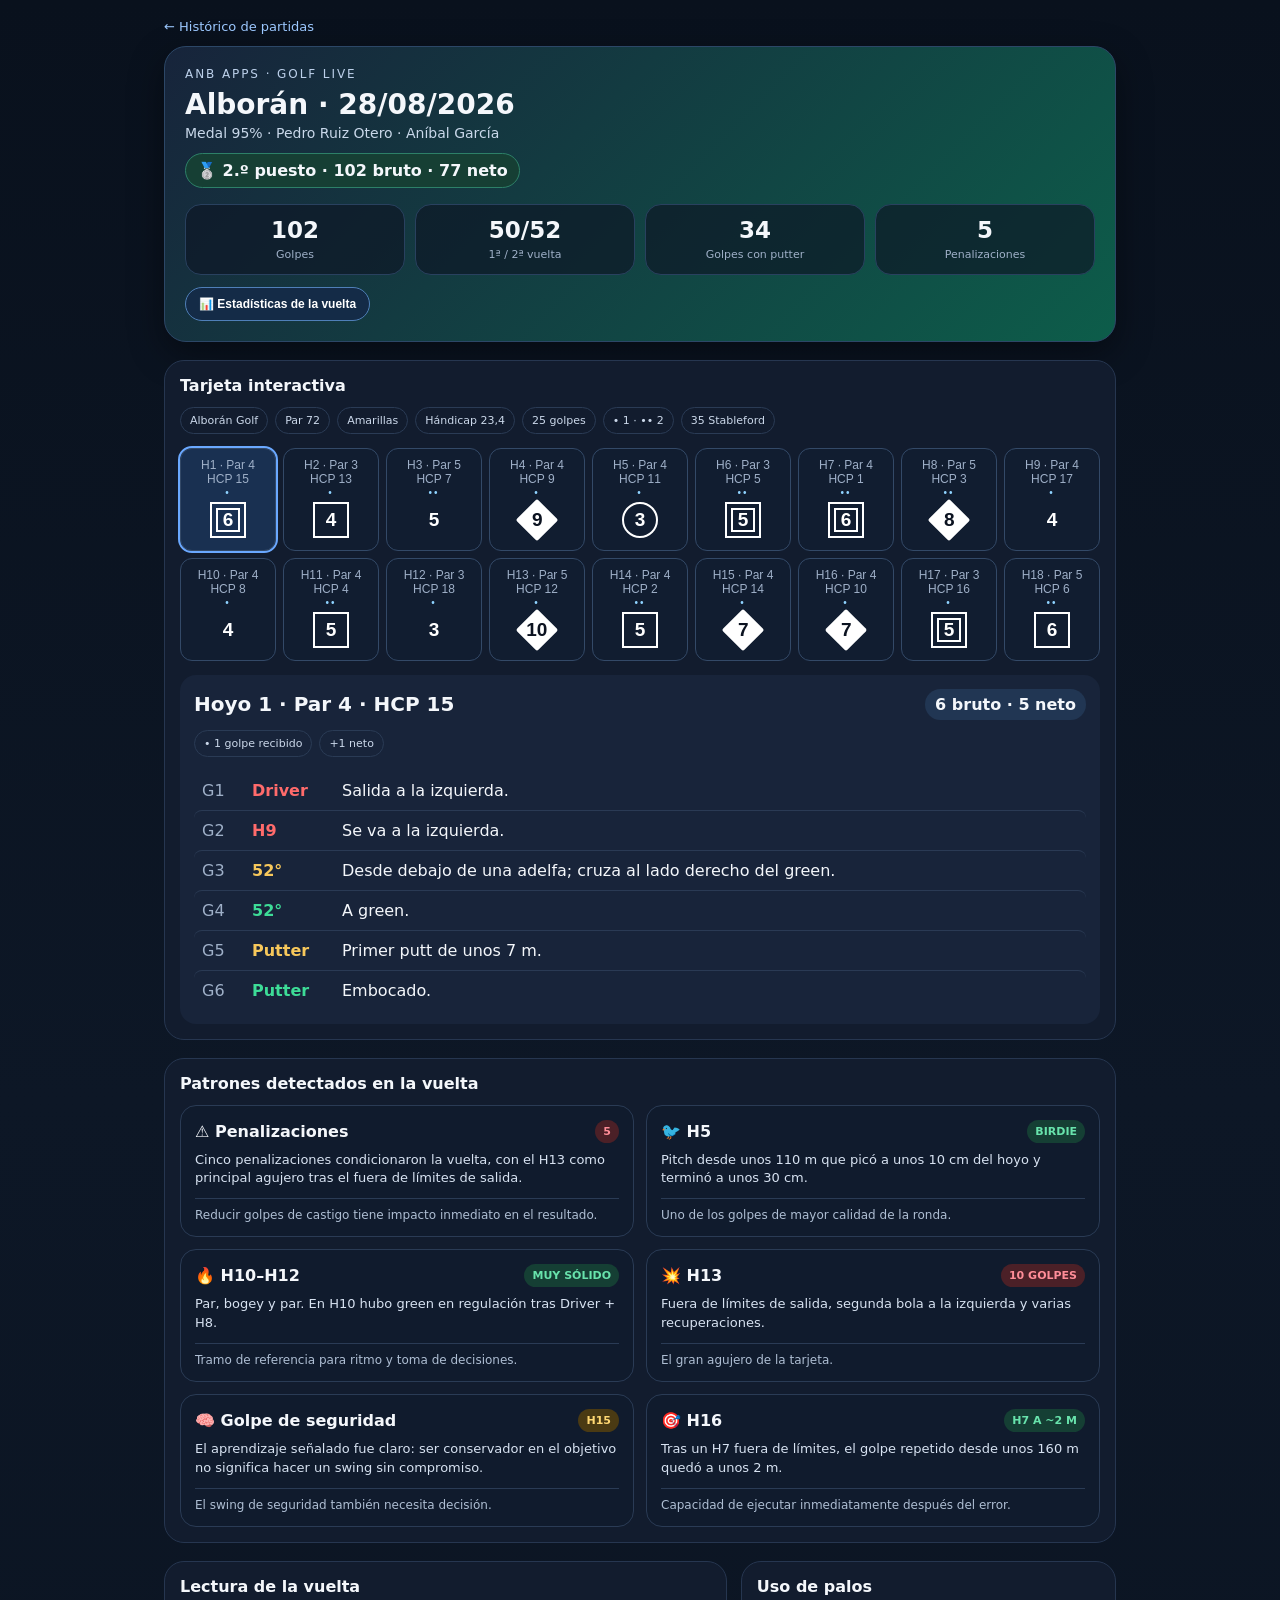
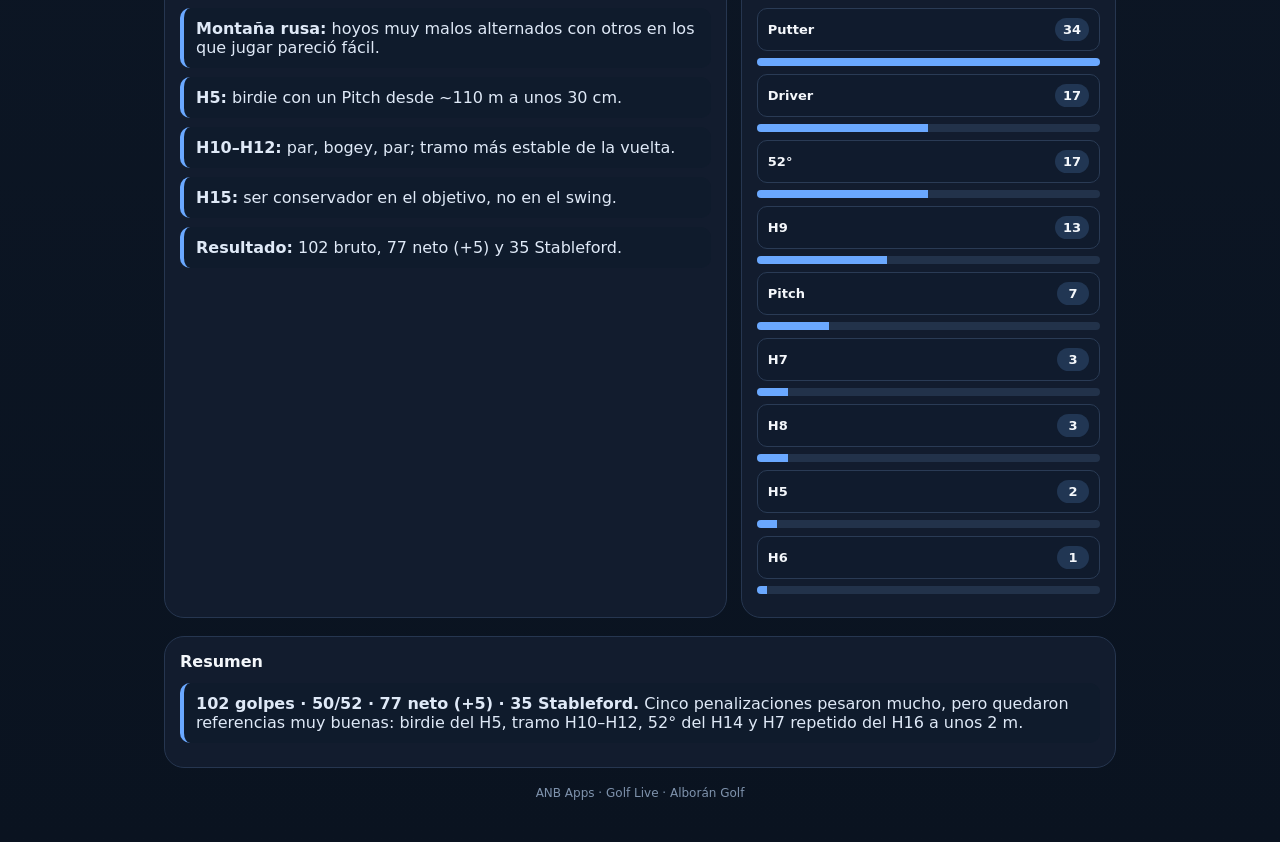
<file: 2026-08-28/index.html>
<!doctype html><html lang='es'><head><meta charset='utf-8'><meta name='viewport' content='width=device-width,initial-scale=1,viewport-fit=cover'><title>Alborán · 28/08/2026 · ANB Golf</title><link rel='stylesheet' href='../assets/round.css'></head><body><div class='wrap'><a class='back' href='../'>← Histórico de partidas</a><div class='hero'><div class='eyebrow'>ANB Apps · Golf Live</div><h1>Alborán · 28/08/2026</h1><div class='sub'>Medal 95% · Pedro Ruiz Otero · Aníbal García</div><div class='badge'>🥈 2.º puesto · 102 bruto · 77 neto</div><div class='metrics'><div class='metric'><b>102</b><span>Golpes</span></div><div class='metric'><b>50/52</b><span>1ª / 2ª vuelta</span></div><div class='metric'><b>34</b><span>Golpes con putter</span></div><div class='metric'><b>5</b><span>Penalizaciones</span></div></div></div><div class='section'><h2>Tarjeta interactiva</h2><div class='card-meta'><span>Alborán Golf</span><span>Par 72</span><span>Amarillas</span><span>Hándicap 23,4</span><span>25 golpes</span><span>• 1 · •• 2</span><span>35 Stableford</span></div><div id='scoregrid' class='scoregrid'></div><div id='detail' class='detail'></div></div><div class='section'><h2>Patrones detectados en la vuelta</h2><div class='pattern-grid'><div class='pattern-card badp'><div class='pattern-head'><span>⚠️ Penalizaciones</span><b>5</b></div><p>Cinco penalizaciones condicionaron la vuelta, con el H13 como principal agujero tras el fuera de límites de salida.</p><div class='pattern-foot'>Reducir golpes de castigo tiene impacto inmediato en el resultado.</div></div><div class='pattern-card goodp'><div class='pattern-head'><span>🐦 H5</span><b>BIRDIE</b></div><p>Pitch desde unos 110 m que picó a unos 10 cm del hoyo y terminó a unos 30 cm.</p><div class='pattern-foot'>Uno de los golpes de mayor calidad de la ronda.</div></div><div class='pattern-card goodp'><div class='pattern-head'><span>🔥 H10–H12</span><b>MUY SÓLIDO</b></div><p>Par, bogey y par. En H10 hubo green en regulación tras Driver + H8.</p><div class='pattern-foot'>Tramo de referencia para ritmo y toma de decisiones.</div></div><div class='pattern-card badp'><div class='pattern-head'><span>💥 H13</span><b>10 GOLPES</b></div><p>Fuera de límites de salida, segunda bola a la izquierda y varias recuperaciones.</p><div class='pattern-foot'>El gran agujero de la tarjeta.</div></div><div class='pattern-card warnp'><div class='pattern-head'><span>🧠 Golpe de seguridad</span><b>H15</b></div><p>El aprendizaje señalado fue claro: ser conservador en el objetivo no significa hacer un swing sin compromiso.</p><div class='pattern-foot'>El swing de seguridad también necesita decisión.</div></div><div class='pattern-card goodp'><div class='pattern-head'><span>🎯 H16</span><b>H7 A ~2 M</b></div><p>Tras un H7 fuera de límites, el golpe repetido desde unos 160 m quedó a unos 2 m.</p><div class='pattern-foot'>Capacidad de ejecutar inmediatamente después del error.</div></div></div></div><div class='two'><div class='section'><h2>Lectura de la vuelta</h2><div class='note'><b>Montaña rusa:</b> hoyos muy malos alternados con otros en los que jugar pareció fácil.</div><div class='note'><b>H5:</b> birdie con un Pitch desde ~110 m a unos 30 cm.</div><div class='note'><b>H10–H12:</b> par, bogey, par; tramo más estable de la vuelta.</div><div class='note'><b>H15:</b> ser conservador en el objetivo, no en el swing.</div><div class='note'><b>Resultado:</b> 102 bruto, 77 neto (+5) y 35 Stableford.</div></div><div class='section'><h2>Uso de palos</h2><div id='clubs'></div></div></div><div class='section'><h2>Resumen</h2><div class='note'><b>102 golpes · 50/52 · 77 neto (+5) · 35 Stableford.</b> Cinco penalizaciones pesaron mucho, pero quedaron referencias muy buenas: birdie del H5, tramo H10–H12, 52° del H14 y H7 repetido del H16 a unos 2 m.</div></div><div class='footer'>ANB Apps · Golf Live · Alborán Golf</div></div><script>window.ROUND={holes:{1:{score:6,par:4,hcp:15,recv:1,shots:[['Driver','Salida a la izquierda.','bad'],['H9','Se va a la izquierda.','bad'],['52°','Desde debajo de una adelfa; cruza al lado derecho del green.','neutral'],['52°','A green.','good'],['Putter','Primer putt de unos 7 m.','neutral'],['Putter','Embocado.','good']]},2:{score:4,par:3,hcp:13,recv:1,shots:[['H6','Salida buena; queda antes del green.','good'],['52°','Approach pobre a green.','bad'],['Putter','Primer putt de unos 8 m.','neutral'],['Putter','Embocado.','good']]},3:{score:5,par:5,hcp:7,recv:2,shots:[['Driver','Muy buena salida; supera el primer búnker izquierdo de calle.','good'],['H9','Muy buen golpe de colocación antes del búnker grande.','good'],['Pitch','Queda algo corto-derecha.','neutral'],['52°','Chip a 3–4 m.','good'],['Putter','Embocado desde 3–4 m.','good']]},4:{score:9,par:4,hcp:9,recv:1,shots:[['Driver','Salida al agua.','bad'],['Penalización','Agua · dropaje.','bad'],['H9','A búnker de calle.','neutral'],['H7','Lie incómodo; se va a la izquierda.','bad'],['52°','Approach al búnker izquierdo.','bad'],['52°','Mala salida de búnker.','bad'],['52°','Chip a green.','good'],['Putter','Primer putt.','neutral'],['Putter','Embocado.','good']]},5:{score:3,par:4,hcp:11,recv:1,shots:[['Driver','Largo; queda ligeramente en rough.','good'],['Pitch','~110 m. Golpe excelente: pica ~10 cm del hoyo y queda ~30 cm.','good'],['Putter','Embocado. Birdie.','good']]},6:{score:5,par:3,hcp:5,recv:2,shots:[['Driver','Largo a derecha; queda en una calva.','neutral'],['Pitch','Recuperación fuerte; queda atrancado en rough.','neutral'],['52°','Chip algo largo.','neutral'],['Putter','Muy buen putt; roza el hoyo.','good'],['Putter','Embocado.','good']]},7:{score:6,par:4,hcp:1,recv:2,shots:[['Driver','Muy a la derecha, junto a una palmera; stance complicado.','bad'],['H9','Recuperación pobre; queda en una matilla.','bad'],['Pitch','Muy buena recuperación hacia los tees del 8 para abrir visión.','good'],['52°','A green.','good'],['Putter','Primer putt.','neutral'],['Putter','Embocado.','good']]},8:{score:8,par:5,hcp:3,recv:2,shots:[['Driver','Enganchazo fuerte a la izquierda.','bad'],['H9','Recuperación a calle.','good'],['H9','Buen golpe de colocación.','good'],['H9','Topado / mal contacto; avanza poco.','bad'],['Pitch','Muy pobre; rueda y termina en calle.','bad'],['52°','A green, ligeramente a la izquierda.','good'],['Putter','Primer putt.','neutral'],['Putter','Embocado.','good']]},9:{score:4,par:4,hcp:17,recv:1,shots:[['Driver','Largo; rough zona de los verdes.','good'],['H9','Muy buen segundo golpe a green en regulación, ~10 m izquierda de bandera.','good'],['Putter','Primer putt ~10 m.','neutral'],['Putter','Embocado.','good']]},10:{score:4,par:4,hcp:8,recv:1,shots:[['Driver','Salida espectacular.','good'],['H8','Muy buen golpe; prácticamente green en regulación.','good'],['Putter','Desde más de 8 m, deja ~1 m.','good'],['Putter','Embocado.','good']]},11:{score:5,par:4,hcp:4,recv:2,shots:[['Driver','Salida antes del búnker de calle.','neutral'],['H5','Largo a la derecha.','bad'],['52°','~55 m, supera olivo y queda a ~3 m.','good'],['Putter','Putt para par no entra.','neutral'],['Putter','Embocado.','good']]},12:{score:3,par:3,hcp:18,recv:1,shots:[['H8','Buena salida; antegreen izquierdo.','good'],['Putter','Desde antegreen, más de 12 m; deja la bola cerca.','good'],['Putter','Embocado.','good']]},13:{score:10,par:5,hcp:12,recv:1,shots:[['Driver','Aparcamiento del hotel; fuera de límites.','bad'],['Penalización','Golpe y distancia.','bad'],['Driver','Segunda bola: ganchazo corto a la izquierda.','bad'],['H9','Buen golpe de seguridad.','good'],['H9','A arboleda derecha.','bad'],['Pitch','Entre pinos hacia calle; queda enredada.','neutral'],['52°','Mal lie/calva; avanza solo 5–10 m.','bad'],['52°','A green.','good'],['Putter','Primer putt.','neutral'],['Putter','Embocado.','good']]},14:{score:5,par:4,hcp:2,recv:2,shots:[['Driver','Muy bueno, recto y largo.','good'],['H9','Golpe de seguridad; rough junto a olivo izquierdo.','neutral'],['52°','~70 m; queda a 2–3 m de bandera.','good'],['Putter','Putt de par no entra.','neutral'],['Putter','Embocado.','good']]},15:{score:7,par:4,hcp:14,recv:1,shots:[['Driver','Salida globo, muy pocos metros.','bad'],['H9','Golpe de seguridad sin compromiso; termina en agua.','bad'],['Penalización','Agua · dropaje.','bad'],['52°','Desde calva; golpea una piedra y avanza ~10 m.','bad'],['52°','A green.','good'],['Putter','Primer putt.','neutral'],['Putter','Embocado.','good']]},16:{score:7,par:4,hcp:10,recv:1,shots:[['Driver','Ganchazo a la izquierda.','bad'],['H5','Recuperación hacia calle del 13.','neutral'],['H7','~160 m; fuera de límites a la derecha.','bad'],['Penalización','Golpe y distancia.','bad'],['H7','Repite desde ~160 m y queda a ~2 m del hoyo.','good'],['Putter','Putt de ~2 m no entra.','neutral'],['Putter','Embocado.','good']]},17:{score:5,par:3,hcp:16,recv:1,shots:[['Driver','Salida al agua.','bad'],['Penalización','Agua · dropaje.','bad'],['H8','Tercer golpe a green; largo al fondo.','neutral'],['Putter','Primer putt.','neutral'],['Putter','Embocado.','good']]},18:{score:6,par:5,hcp:6,recv:2,shots:[['Driver','219 m; gran salida.','good'],['H9','Magnífico golpe a plataforma avanzada.','good'],['Pitch','Opción de GIR; se va a la izquierda.','bad'],['52°','A green.','good'],['Putter','Primer putt de ~4–5 m se va un poco.','neutral'],['Putter','Embocado.','good']]}},clubs:{Putter:34,Driver:17,'52°':17,H9:13,Pitch:7,H7:3,H8:3,H5:2,H6:1}}</script><script src='../assets/round.js'></script></body></html>
</file>
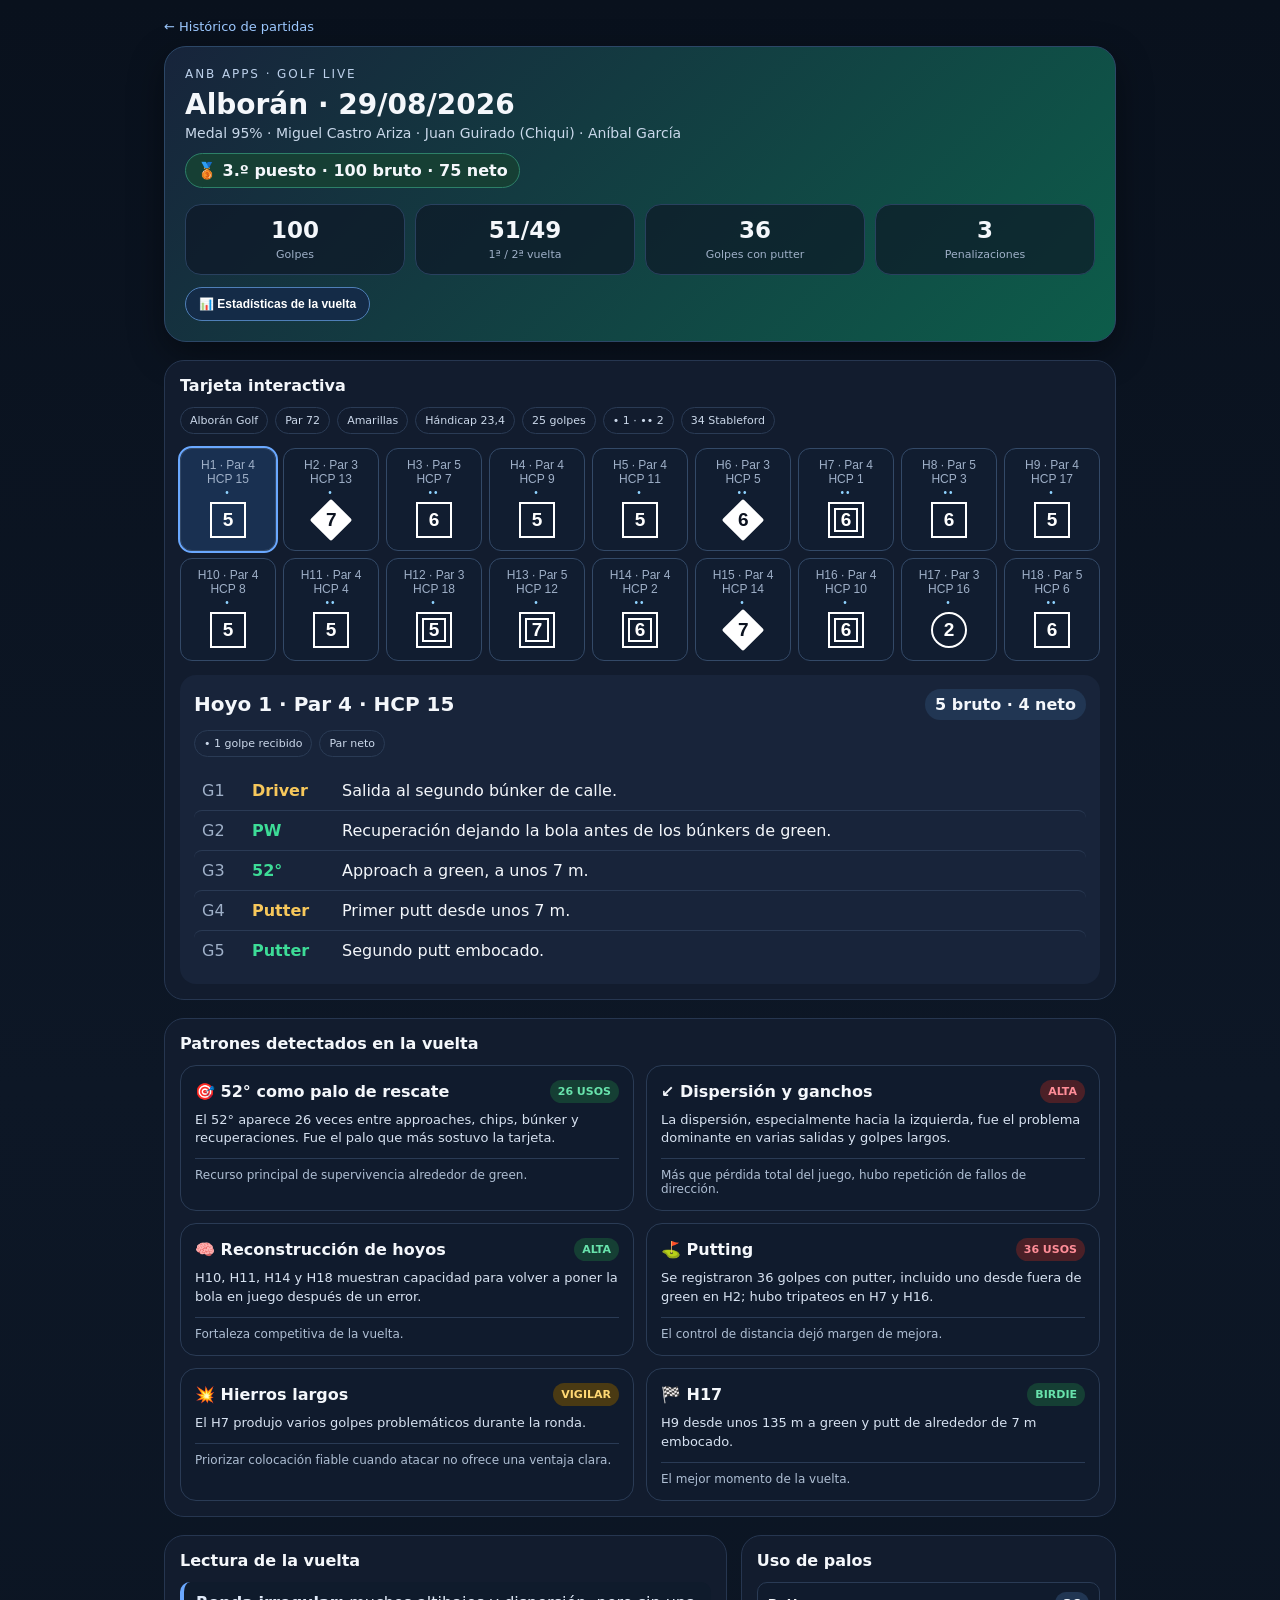
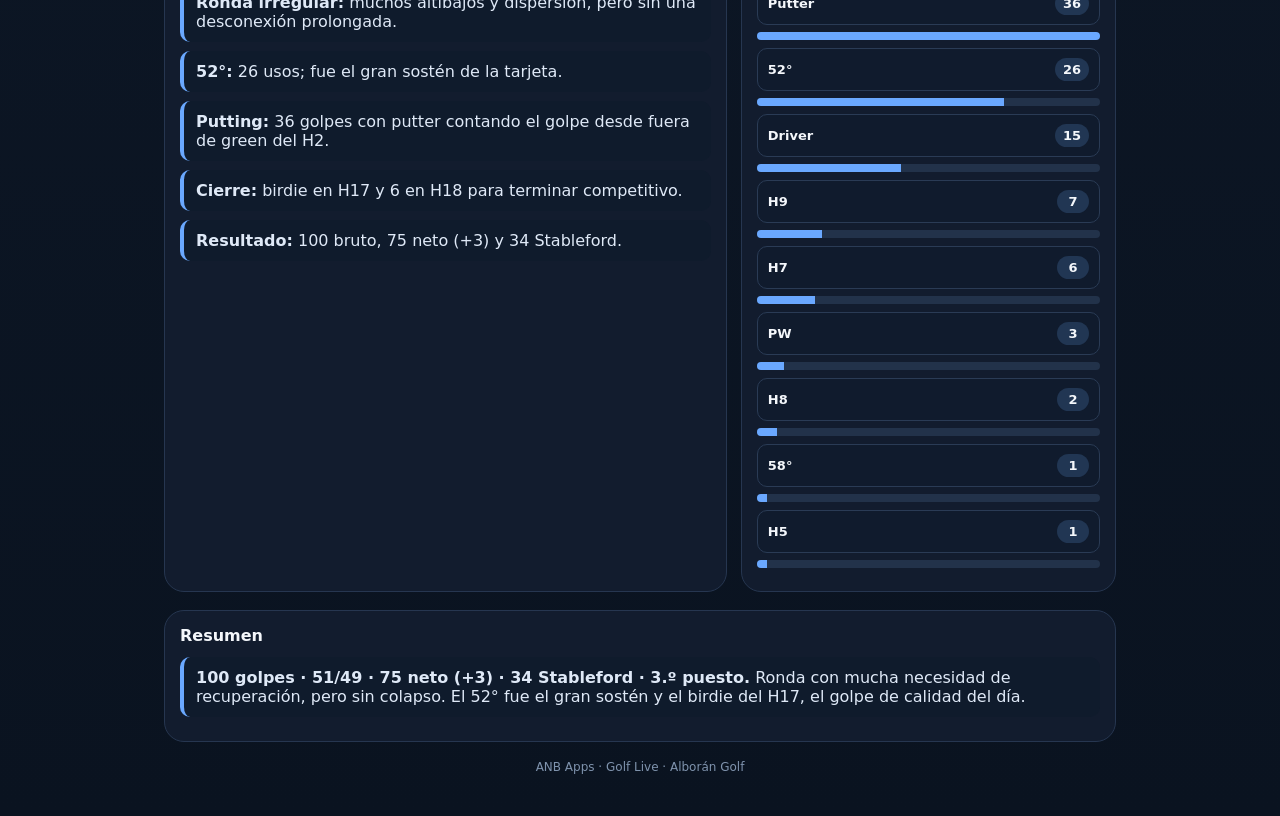
<file: 2026-08-29/index.html>
<!doctype html><html lang='es'><head><meta charset='utf-8'><meta name='viewport' content='width=device-width,initial-scale=1,viewport-fit=cover'><title>Alborán · 29/08/2026 · ANB Golf</title><link rel='stylesheet' href='../assets/round.css'></head><body><div class='wrap'><a class='back' href='../'>← Histórico de partidas</a><div class='hero'><div class='eyebrow'>ANB Apps · Golf Live</div><h1>Alborán · 29/08/2026</h1><div class='sub'>Medal 95% · Miguel Castro Ariza · Juan Guirado (Chiqui) · Aníbal García</div><div class='badge'>🥉 3.º puesto · 100 bruto · 75 neto</div><div class='metrics'><div class='metric'><b>100</b><span>Golpes</span></div><div class='metric'><b>51/49</b><span>1ª / 2ª vuelta</span></div><div class='metric'><b>36</b><span>Golpes con putter</span></div><div class='metric'><b>3</b><span>Penalizaciones</span></div></div></div><div class='section'><h2>Tarjeta interactiva</h2><div class='card-meta'><span>Alborán Golf</span><span>Par 72</span><span>Amarillas</span><span>Hándicap 23,4</span><span>25 golpes</span><span>• 1 · •• 2</span><span>34 Stableford</span></div><div id='scoregrid' class='scoregrid'></div><div id='detail' class='detail'></div></div><div class='section'><h2>Patrones detectados en la vuelta</h2><div class='pattern-grid'><div class='pattern-card goodp'><div class='pattern-head'><span>🎯 52° como palo de rescate</span><b>26 USOS</b></div><p>El 52° aparece 26 veces entre approaches, chips, búnker y recuperaciones. Fue el palo que más sostuvo la tarjeta.</p><div class='pattern-foot'>Recurso principal de supervivencia alrededor de green.</div></div><div class='pattern-card badp'><div class='pattern-head'><span>↙️ Dispersión y ganchos</span><b>ALTA</b></div><p>La dispersión, especialmente hacia la izquierda, fue el problema dominante en varias salidas y golpes largos.</p><div class='pattern-foot'>Más que pérdida total del juego, hubo repetición de fallos de dirección.</div></div><div class='pattern-card goodp'><div class='pattern-head'><span>🧠 Reconstrucción de hoyos</span><b>ALTA</b></div><p>H10, H11, H14 y H18 muestran capacidad para volver a poner la bola en juego después de un error.</p><div class='pattern-foot'>Fortaleza competitiva de la vuelta.</div></div><div class='pattern-card badp'><div class='pattern-head'><span>⛳ Putting</span><b>36 USOS</b></div><p>Se registraron 36 golpes con putter, incluido uno desde fuera de green en H2; hubo tripateos en H7 y H16.</p><div class='pattern-foot'>El control de distancia dejó margen de mejora.</div></div><div class='pattern-card warnp'><div class='pattern-head'><span>💥 Hierros largos</span><b>VIGILAR</b></div><p>El H7 produjo varios golpes problemáticos durante la ronda.</p><div class='pattern-foot'>Priorizar colocación fiable cuando atacar no ofrece una ventaja clara.</div></div><div class='pattern-card goodp'><div class='pattern-head'><span>🏁 H17</span><b>BIRDIE</b></div><p>H9 desde unos 135 m a green y putt de alrededor de 7 m embocado.</p><div class='pattern-foot'>El mejor momento de la vuelta.</div></div></div></div><div class='two'><div class='section'><h2>Lectura de la vuelta</h2><div class='note'><b>Ronda irregular:</b> muchos altibajos y dispersión, pero sin una desconexión prolongada.</div><div class='note'><b>52°:</b> 26 usos; fue el gran sostén de la tarjeta.</div><div class='note'><b>Putting:</b> 36 golpes con putter contando el golpe desde fuera de green del H2.</div><div class='note'><b>Cierre:</b> birdie en H17 y 6 en H18 para terminar competitivo.</div><div class='note'><b>Resultado:</b> 100 bruto, 75 neto (+3) y 34 Stableford.</div></div><div class='section'><h2>Uso de palos</h2><div id='clubs'></div></div></div><div class='section'><h2>Resumen</h2><div class='note'><b>100 golpes · 51/49 · 75 neto (+3) · 34 Stableford · 3.º puesto.</b> Ronda con mucha necesidad de recuperación, pero sin colapso. El 52° fue el gran sostén y el birdie del H17, el golpe de calidad del día.</div></div><div class='footer'>ANB Apps · Golf Live · Alborán Golf</div></div><script>window.ROUND={holes:{1:{score:5,par:4,hcp:15,recv:1,shots:[['Driver','Salida al segundo búnker de calle.','neutral'],['PW','Recuperación dejando la bola antes de los búnkers de green.','good'],['52°','Approach a green, a unos 7 m.','good'],['Putter','Primer putt desde unos 7 m.','neutral'],['Putter','Segundo putt embocado.','good']]},2:{score:7,par:3,hcp:13,recv:1,shots:[['H8','Salida a la izquierda, finalmente en juego.','neutral'],['PW','Enganchado; termina en búnker.','bad'],['52°','Salida de búnker larga, al otro lado del green.','bad'],['52°','Filada; vuelve a cruzar el green.','bad'],['Putter','Putt desde fuera de green.','neutral'],['Putter','Primer putt ya en green.','neutral'],['Putter','Segundo putt embocado.','good']]},3:{score:6,par:5,hcp:7,recv:2,shots:[['Driver','Gancho fuerte a la izquierda; primera bola encontrada junto a la valla.','bad'],['Penalización','Penalización indicada por el jugador.','bad'],['H7','Golpe de recuperación.','neutral'],['H7','Segundo H7; termina a la derecha de green.','neutral'],['52°','Approach a unos 4 m.','good'],['Putter','Putt de ~4 m embocado.','good']]},4:{score:5,par:4,hcp:9,recv:1,shots:[['Driver','Rough derecho.','neutral'],['H9','Desde ~135 m; mala ejecución condicionada por una mata.','bad'],['52°','Desde 40–50 m a unos 4 m.','good'],['Putter','Primer putt.','neutral'],['Putter','Segundo putt embocado.','good']]},5:{score:5,par:4,hcp:11,recv:1,shots:[['Driver','Muy largo a la izquierda, bajo una adelfa.','bad'],['52°','Primer escape; avanza apenas 2 m.','bad'],['52°','Segundo golpe hacia bandera; algo largo.','neutral'],['52°','Chip alrededor de green.','good'],['Putter','Putt embocado.','good']]},6:{score:6,par:3,hcp:5,recv:2,shots:[['Driver','Buen drive, pero termina en agua.','neutral'],['Penalización','Dropaje por agua.','bad'],['52°','Tras el drop; queda a la derecha de green.','neutral'],['52°','Approach a 2–2,5 m.','good'],['Putter','Putt fallado.','bad'],['Putter','Segundo putt embocado.','good']]},7:{score:6,par:4,hcp:1,recv:2,shots:[['Driver','Salida a calle.','good'],['H7','Segundo golpe al rough izquierdo.','bad'],['58°','Golpe alto sobre la palmera; alcanza green.','good'],['Putter','Desde ~12 m; queda a unos 3 m.','bad'],['Putter','Muy buen segundo putt; queda a medio centímetro.','good'],['Putter','Tap-in.','good']]},8:{score:6,par:5,hcp:3,recv:2,shots:[['Driver','Muy buena salida al centro de calle.','good'],['H7','Mala selección/línea; aleja la bola del hoyo.','bad'],['H7','Desde ~140 m; mal contacto y gancho a la izquierda.','bad'],['52°','Muy buen approach a 2–2,5 m.','good'],['Putter','Primer putt.','neutral'],['Putter','Tap-in.','good']]},9:{score:5,par:4,hcp:17,recv:1,shots:[['Driver','Salida larga y buena, ligeramente en rough.','good'],['52°','Desde ~102–103 m y calva; coge tierra y avanza 30–40 m.','bad'],['52°','A green, a 5–6 m.','good'],['Putter','Primer putt.','neutral'],['Putter','Segundo putt embocado.','good']]},10:{score:5,par:4,hcp:8,recv:1,shots:[['Driver','Hachazo; bola fuera de posición.','bad'],['H9','Excelente recuperación al centro de calle.','good'],['52°','A green, a unos 5 m.','good'],['Putter','Primer putt.','neutral'],['Putter','Segundo putt embocado.','good']]},11:{score:5,par:4,hcp:4,recv:2,shots:[['Driver','Largo y abierto a la derecha, pero jugable.','neutral'],['H9','Supera el olivo aunque toca suelo antes de la bola.','neutral'],['52°','Desde ~80 m a 4–5 m.','good'],['Putter','Primer putt.','neutral'],['Putter','Segundo putt embocado.','good']]},12:{score:5,par:3,hcp:18,recv:1,shots:[['H9','Salida algo enganchada a la izquierda.','bad'],['52°','Caña; sale a la derecha y no entra en green.','bad'],['52°','Buen chip a ~1,5 m.','good'],['Putter','Primer putt fallado.','bad'],['Putter','Segundo putt embocado.','good']]},13:{score:7,par:5,hcp:12,recv:1,shots:[['Driver','Salida larga a la derecha, rough.','neutral'],['H7','Excelente recuperación a calle.','good'],['PW','Desde ~115 m; largo e izquierda, bajo un pino.','bad'],['52°','Primer golpe de recuperación desde el pino.','neutral'],['52°','Segundo golpe de recuperación; alcanza green.','neutral'],['Putter','Primer putt.','neutral'],['Putter','Segundo putt embocado.','good']]},14:{score:6,par:4,hcp:2,recv:2,shots:[['Driver','Muy buen golpe; mal bote al agua izquierda.','good'],['Penalización','Dropaje por agua.','bad'],['H9','Golpe de seguridad bueno.','good'],['52°','Cuarto golpe a green, a ~7 m.','good'],['Putter','Primer putt.','neutral'],['Putter','Segundo putt embocado.','good']]},15:{score:7,par:4,hcp:14,recv:1,shots:[['Driver','Salida larga al rough derecho.','good'],['52°','Forzado; fuerte y con gancho a la izquierda.','bad'],['52°','Golpea el olivo y queda en su base.','bad'],['52°','Recuperación; no alcanza green.','neutral'],['52°','Quinto golpe; alcanza green.','good'],['Putter','Primer putt.','neutral'],['Putter','Segundo putt embocado.','good']]},16:{score:6,par:4,hcp:10,recv:1,shots:[['Driver','Ganchazo a la izquierda.','bad'],['H9','Gran golpe de recuperación.','good'],['52°','Approach a green.','good'],['Putter','Primer putt.','neutral'],['Putter','Segundo putt.','neutral'],['Putter','Tercer putt embocado.','good']]},17:{score:2,par:3,hcp:16,recv:1,shots:[['H9','Desde ~135 m a green.','good'],['Putter','Putt de unos 7 m embocado para birdie.','good']]},18:{score:6,par:5,hcp:6,recv:2,shots:[['Driver','Salida aceptable.','neutral'],['H5','Segundo golpe con buen avance; se cierra a la izquierda y queda en rough.','neutral'],['H8','Desde ~145 m; queda a la derecha de green.','neutral'],['52°','Buen chip a unos 3 m de bandera.','good'],['Putter','Primer putt.','neutral'],['Putter','Segundo putt embocado.','good']]}},clubs:{Putter:36,'52°':26,Driver:15,H9:7,H7:6,PW:3,H8:2,'58°':1,H5:1}}</script><script src='../assets/round.js'></script></body></html>
</file>
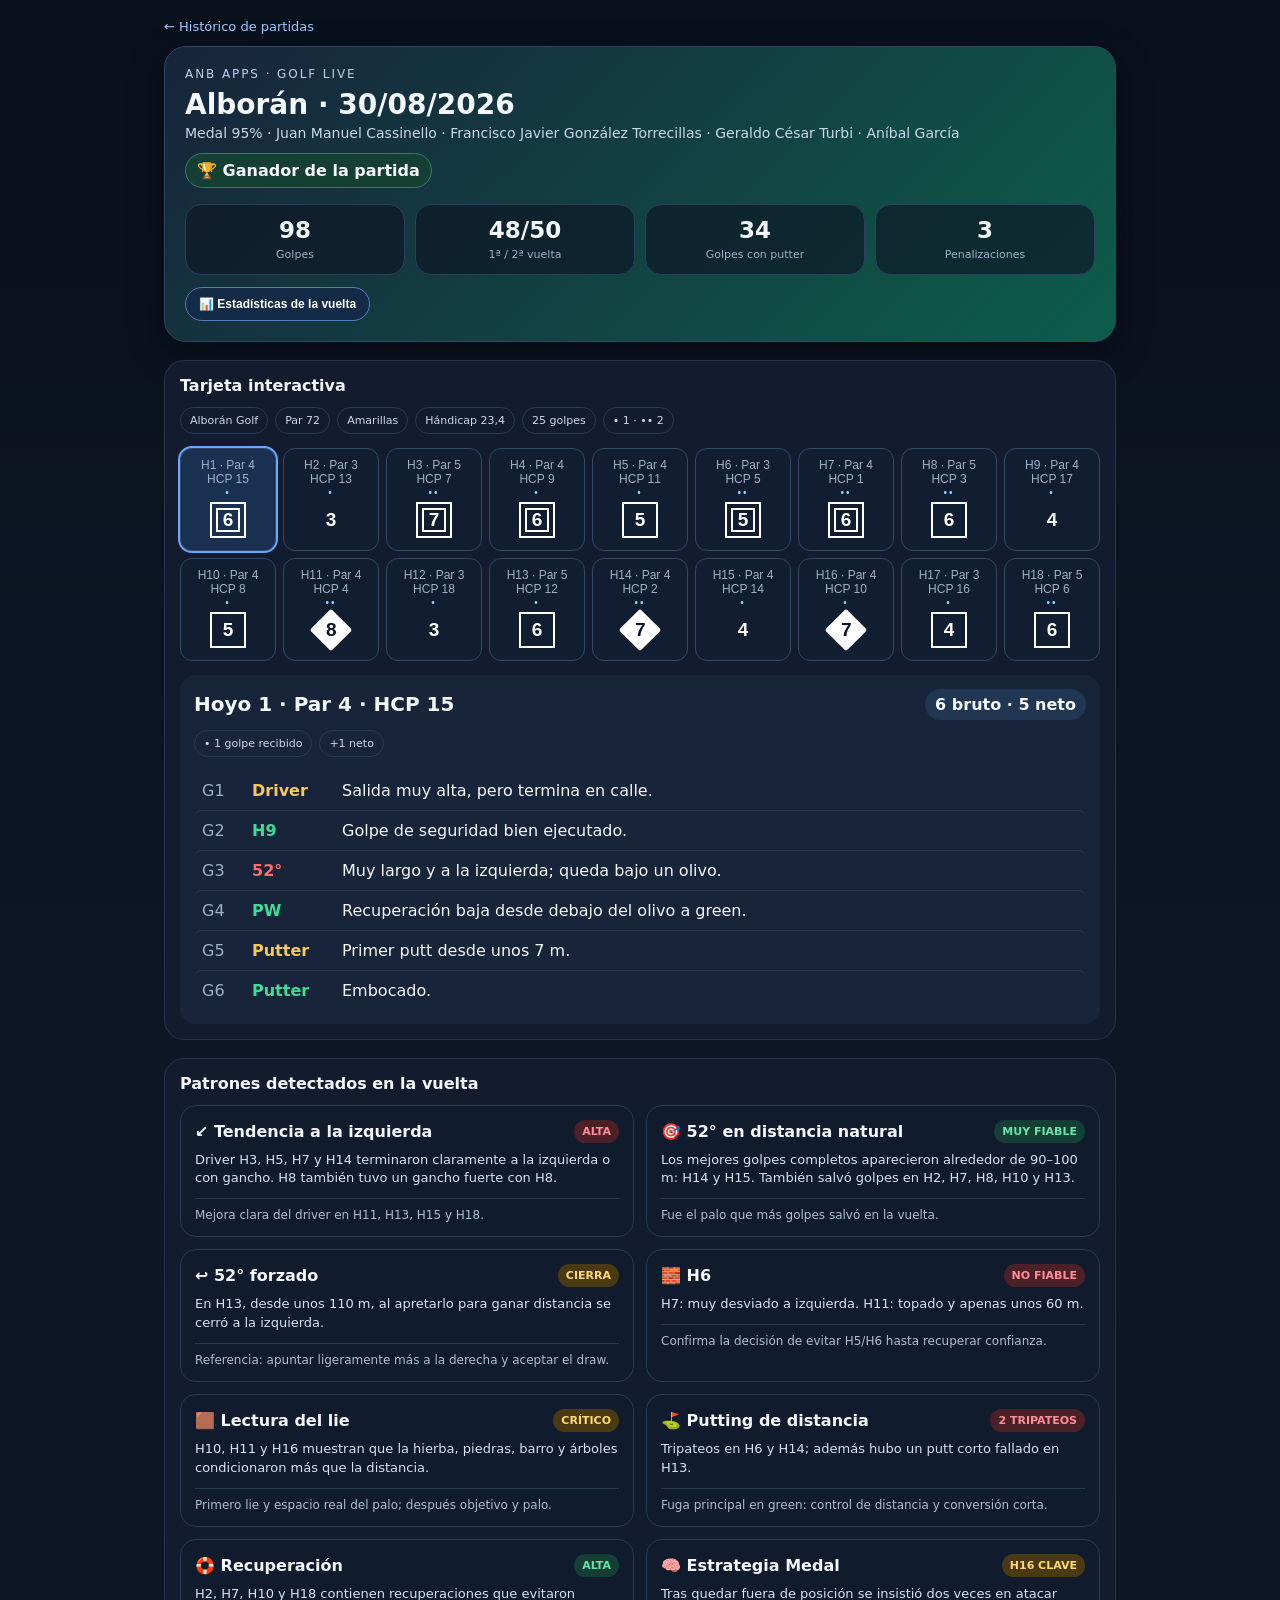
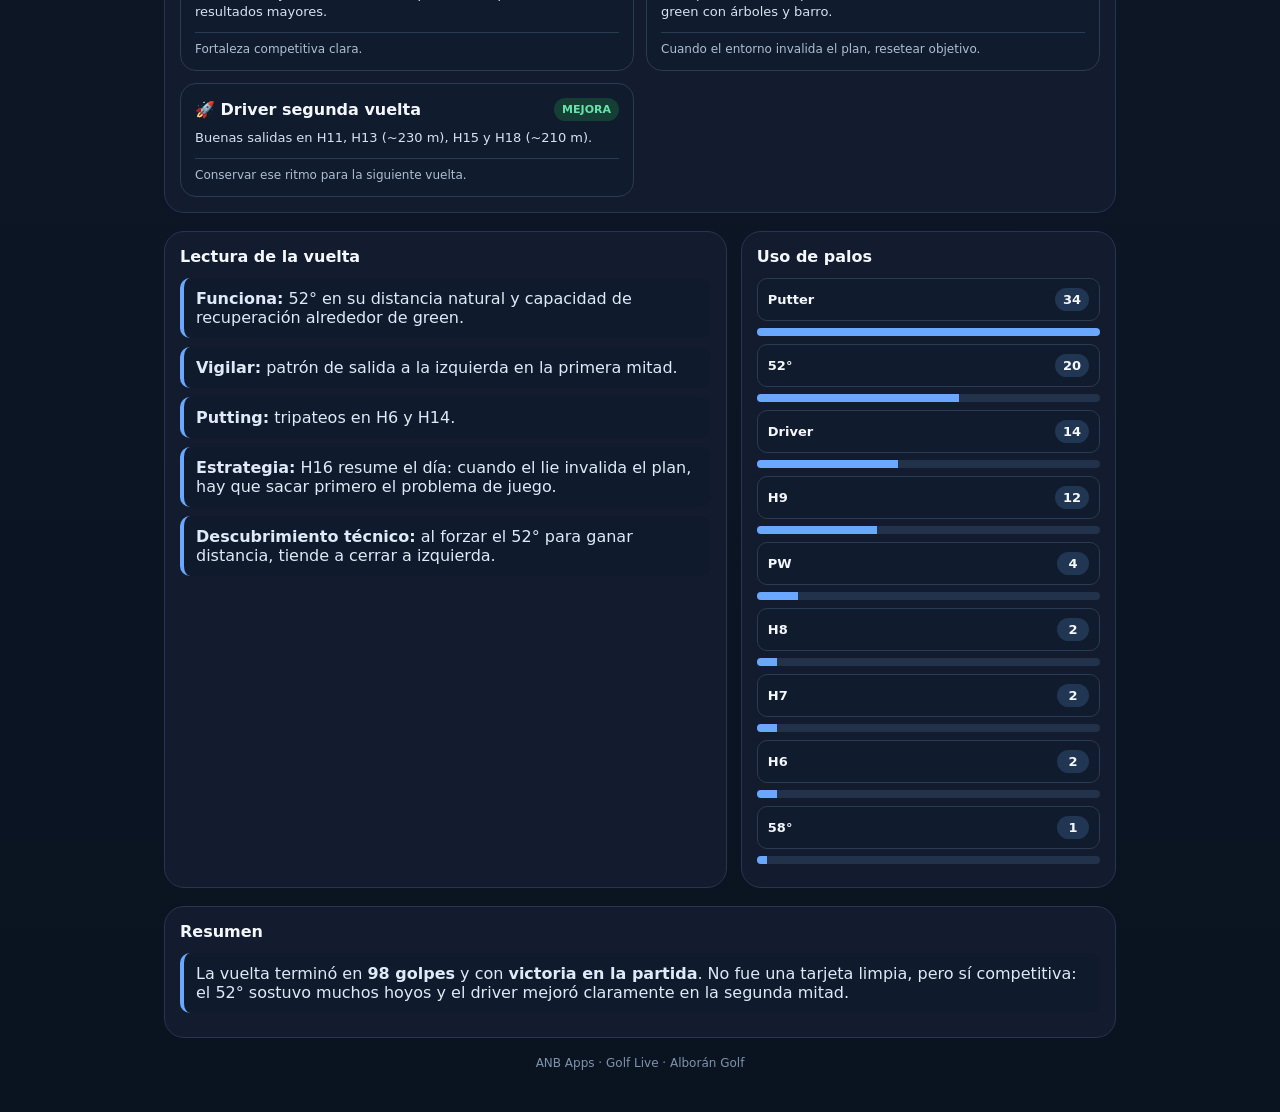
<file: 2026-08-30/index.html>
<!doctype html><html lang="es"><head><meta charset="utf-8"><meta name="viewport" content="width=device-width,initial-scale=1,viewport-fit=cover"><title>Alborán · 30/08/2026 · ANB Golf</title><link rel="stylesheet" href="../assets/round.css"></head><body><div class="wrap"><a class="back" href="../">← Histórico de partidas</a><div class="hero"><div class="eyebrow">ANB Apps · Golf Live</div><h1>Alborán · 30/08/2026</h1><div class="sub">Medal 95% · Juan Manuel Cassinello · Francisco Javier González Torrecillas · Geraldo César Turbi · Aníbal García</div><div class="badge">🏆 Ganador de la partida</div><div class="metrics"><div class="metric"><b>98</b><span>Golpes</span></div><div class="metric"><b>48/50</b><span>1ª / 2ª vuelta</span></div><div class="metric"><b>34</b><span>Golpes con putter</span></div><div class="metric"><b>3</b><span>Penalizaciones</span></div></div></div><div class="section"><h2>Tarjeta interactiva</h2><div class="card-meta"><span>Alborán Golf</span><span>Par 72</span><span>Amarillas</span><span>Hándicap 23,4</span><span>25 golpes</span><span>• 1 · •• 2</span></div><div id="scoregrid" class="scoregrid"></div><div id="detail" class="detail"></div></div><div class="section"><h2>Patrones detectados en la vuelta</h2><div class="pattern-grid"><div class="pattern-card badp"><div class="pattern-head"><span>↙️ Tendencia a la izquierda</span><b>ALTA</b></div><p>Driver H3, H5, H7 y H14 terminaron claramente a la izquierda o con gancho. H8 también tuvo un gancho fuerte con H8.</p><div class="pattern-foot">Mejora clara del driver en H11, H13, H15 y H18.</div></div><div class="pattern-card goodp"><div class="pattern-head"><span>🎯 52° en distancia natural</span><b>MUY FIABLE</b></div><p>Los mejores golpes completos aparecieron alrededor de 90–100 m: H14 y H15. También salvó golpes en H2, H7, H8, H10 y H13.</p><div class="pattern-foot">Fue el palo que más golpes salvó en la vuelta.</div></div><div class="pattern-card warnp"><div class="pattern-head"><span>↩️ 52° forzado</span><b>CIERRA</b></div><p>En H13, desde unos 110 m, al apretarlo para ganar distancia se cerró a la izquierda.</p><div class="pattern-foot">Referencia: apuntar ligeramente más a la derecha y aceptar el draw.</div></div><div class="pattern-card badp"><div class="pattern-head"><span>🧱 H6</span><b>NO FIABLE</b></div><p>H7: muy desviado a izquierda. H11: topado y apenas unos 60 m.</p><div class="pattern-foot">Confirma la decisión de evitar H5/H6 hasta recuperar confianza.</div></div><div class="pattern-card warnp"><div class="pattern-head"><span>🟫 Lectura del lie</span><b>CRÍTICO</b></div><p>H10, H11 y H16 muestran que la hierba, piedras, barro y árboles condicionaron más que la distancia.</p><div class="pattern-foot">Primero lie y espacio real del palo; después objetivo y palo.</div></div><div class="pattern-card badp"><div class="pattern-head"><span>⛳ Putting de distancia</span><b>2 TRIPATEOS</b></div><p>Tripateos en H6 y H14; además hubo un putt corto fallado en H13.</p><div class="pattern-foot">Fuga principal en green: control de distancia y conversión corta.</div></div><div class="pattern-card goodp"><div class="pattern-head"><span>🛟 Recuperación</span><b>ALTA</b></div><p>H2, H7, H10 y H18 contienen recuperaciones que evitaron resultados mayores.</p><div class="pattern-foot">Fortaleza competitiva clara.</div></div><div class="pattern-card warnp"><div class="pattern-head"><span>🧠 Estrategia Medal</span><b>H16 CLAVE</b></div><p>Tras quedar fuera de posición se insistió dos veces en atacar green con árboles y barro.</p><div class="pattern-foot">Cuando el entorno invalida el plan, resetear objetivo.</div></div><div class="pattern-card goodp"><div class="pattern-head"><span>🚀 Driver segunda vuelta</span><b>MEJORA</b></div><p>Buenas salidas en H11, H13 (~230 m), H15 y H18 (~210 m).</p><div class="pattern-foot">Conservar ese ritmo para la siguiente vuelta.</div></div></div></div><div class="two"><div class="section"><h2>Lectura de la vuelta</h2><div class="note"><b>Funciona:</b> 52° en su distancia natural y capacidad de recuperación alrededor de green.</div><div class="note"><b>Vigilar:</b> patrón de salida a la izquierda en la primera mitad.</div><div class="note"><b>Putting:</b> tripateos en H6 y H14.</div><div class="note"><b>Estrategia:</b> H16 resume el día: cuando el lie invalida el plan, hay que sacar primero el problema de juego.</div><div class="note"><b>Descubrimiento técnico:</b> al forzar el 52° para ganar distancia, tiende a cerrar a izquierda.</div></div><div class="section"><h2>Uso de palos</h2><div id="clubs"></div></div></div><div class="section"><h2>Resumen</h2><div class="note">La vuelta terminó en <b>98 golpes</b> y con <b>victoria en la partida</b>. No fue una tarjeta limpia, pero sí competitiva: el 52° sostuvo muchos hoyos y el driver mejoró claramente en la segunda mitad.</div></div><div class="footer">ANB Apps · Golf Live · Alborán Golf</div></div><script>window.ROUND={holes:{1:{score:6,par:4,hcp:15,recv:1,shots:[['Driver','Salida muy alta, pero termina en calle.','neutral'],['H9','Golpe de seguridad bien ejecutado.','good'],['52°','Muy largo y a la izquierda; queda bajo un olivo.','bad'],['PW','Recuperación baja desde debajo del olivo a green.','good'],['Putter','Primer putt desde unos 7 m.','neutral'],['Putter','Embocado.','good']]},2:{score:3,par:3,hcp:13,recv:1,shots:[['H9','Desde 140 m, a la izquierda de green y al búnker.','neutral'],['52°','Muy buena salida de búnker a poco más de 1 m.','good'],['Putter','Embocado.','good']]},3:{score:7,par:5,hcp:7,recv:2,shots:[['Driver','Largo, pero muy a la izquierda junto a la valla.','bad'],['Penalización','Dropaje.','bad'],['H9','Golpe de recuperación.','neutral'],['H8','Desde ~145 m, a la derecha de green.','neutral'],['52°','Buen approach a ~2,5 m.','good'],['Putter','Primer putt.','neutral'],['Putter','Embocado.','good']]},4:{score:6,par:4,hcp:9,recv:1,shots:[['Recuperación','Bola encontrada bajo una pita; secuencia previa incompleta.','neutral'],['H8','Desde ~147 m, a la derecha de green.','neutral'],['52°','Largo a antegreen.','neutral'],['Putter','Primer golpe con putter.','neutral'],['Putter','Segundo golpe con putter.','neutral'],['Putter','Cierre del hoyo según tarjeta.','neutral']]},5:{score:5,par:4,hcp:11,recv:1,shots:[['Driver','Mal gancho corto.','bad'],['H9','Buen golpe de seguridad.','good'],['52°','Buen golpe a green.','good'],['Putter','Desde 7–8 m, queda a menos de 1 m.','good'],['Putter','Embocado.','good']]},6:{score:5,par:3,hcp:5,recv:2,shots:[['H9','No fino, pero deja la bola en posición estratégica.','neutral'],['52°','A green, sin ser un gran golpe.','neutral'],['Putter','Desde ~18 m, queda a 3–4 m.','bad'],['Putter','Falla.','bad'],['Putter','Embocado.','good']]},7:{score:6,par:4,hcp:1,recv:2,shots:[['Driver','A la izquierda, rough.','bad'],['H9','Seguridad desde rough; precipitado, pero recupera calle.','neutral'],['H6','Muy desviado a la izquierda de green.','bad'],['PW','Desde la izquierda, queda atrapado en rough.','bad'],['52°','Muy buen golpe bajo/rodado a distancia de putt.','good'],['Putter','Embocado.','good']]},8:{score:6,par:5,hcp:3,recv:2,shots:[['H8','Gancho fuerte a la izquierda, rough.','bad'],['H9','Bajo un pino, buena recuperación.','good'],['H9','Muy buen golpe sobre la esquina arbolada.','good'],['52°','Approach pobre, rough antes de green.','bad'],['52°','Muy buen chip a ~1–1,5 m.','good'],['Putter','Embocado.','good']]},9:{score:4,par:4,hcp:17,recv:1,shots:[['Driver','Algo abierto a la derecha; rough.','neutral'],['PW','Desde ~115 m a green, a 3–4 m.','good'],['Putter','Putt de birdie fallado.','neutral'],['Putter','Embocado. Par.','good']]},10:{score:5,par:4,hcp:8,recv:1,shots:[['Driver','Algo a la derecha, buena distancia, rough.','neutral'],['H9','La hierba atrapa el palo; acaba en rough derecho.','bad'],['PW','Intento bajo/rodado; el lie vuelve a atrapar el palo y toca ramas.','bad'],['52°','Excelente a ~1,5 m.','good'],['Putter','Embocado.','good']]},11:{score:8,par:4,hcp:4,recv:2,shots:[['Driver','Primer driver claramente bueno: centro de calle y buena distancia.','good'],['H6','Topado; apenas ~60 m.','bad'],['PW','Desde buena posición, se va a la izquierda.','bad'],['52°','Lie difícil; golpea piedras y termina en agua.','bad'],['Penalización','Dropaje hacia atrás en línea.','bad'],['52°','Desde unos 50 y pocos metros, a green.','good'],['Putter','Primer putt.','neutral'],['Putter','Embocado.','good']]},12:{score:3,par:3,hcp:18,recv:1,shots:[['H7','Buena salida a antegreen.','good'],['Putter','Desde ~10 m fuera de green, deja a cuatro dedos.','good'],['Putter','Embocado.','good']]},13:{score:6,par:5,hcp:12,recv:1,shots:[['Driver','Gran salida, ~230 m.','good'],['H9','Buen golpe.','good'],['52°','Desde ~110 m, forzado; se cierra a la izquierda.','bad'],['52°','Muy buen chip a poco más de 1 m.','good'],['Putter','Falla el putt corto.','bad'],['Putter','Embocado.','good']]},14:{score:7,par:4,hcp:2,recv:2,shots:[['Driver','Pequeño gancho a la izquierda; evita el agua.','neutral'],['H9','Buen golpe de colocación, pero mal bote al agua.','good'],['Penalización','Buen dropaje evitando el barro.','neutral'],['52°','Desde ~90 m a green, a 6–7 m.','good'],['Putter','Primer putt.','neutral'],['Putter','Segundo putt.','bad'],['Putter','Embocado.','good']]},15:{score:4,par:4,hcp:14,recv:1,shots:[['Driver','Muy bueno, centro de calle y buena distancia.','good'],['52°','Desde 91–95 m a 2–3 m.','good'],['Putter','Putt de birdie fallado.','neutral'],['Putter','Embocado. Par.','good']]},16:{score:7,par:4,hcp:10,recv:1,shots:[['Driver','Bajo a la izquierda, golpea árbol pero queda jugable.','bad'],['H9','Seguridad; termina a la derecha.','neutral'],['52°','Desde barro con árboles; apenas avanza ~5 m.','bad'],['58°','Intento de elevar sobre árbol; termina en búnker.','bad'],['52°','Salida de búnker a green.','good'],['Putter','Primer putt.','neutral'],['Putter','Embocado.','good']]},17:{score:4,par:3,hcp:16,recv:1,shots:[['H9','Salida a la derecha.','neutral'],['52°','Approach a green.','good'],['Putter','Primer putt.','neutral'],['Putter','Embocado.','good']]},18:{score:6,par:5,hcp:6,recv:2,shots:[['Driver','Buen drive, ~210 m.','good'],['H9','Golpe de seguridad; algo a la derecha al rough.','neutral'],['H7','Para green; termina en búnker izquierdo.','neutral'],['52°','Salida de búnker al fondo de green.','good'],['Putter','Desde ~10 m, queda a ~2 m.','neutral'],['Putter','Embocado desde ~2 m.','good']]}},clubs:{Putter:34,'52°':20,Driver:14,H9:12,PW:4,H8:2,H7:2,H6:2,'58°':1}}</script><script src="../assets/round.js"></script></body></html>
</file>
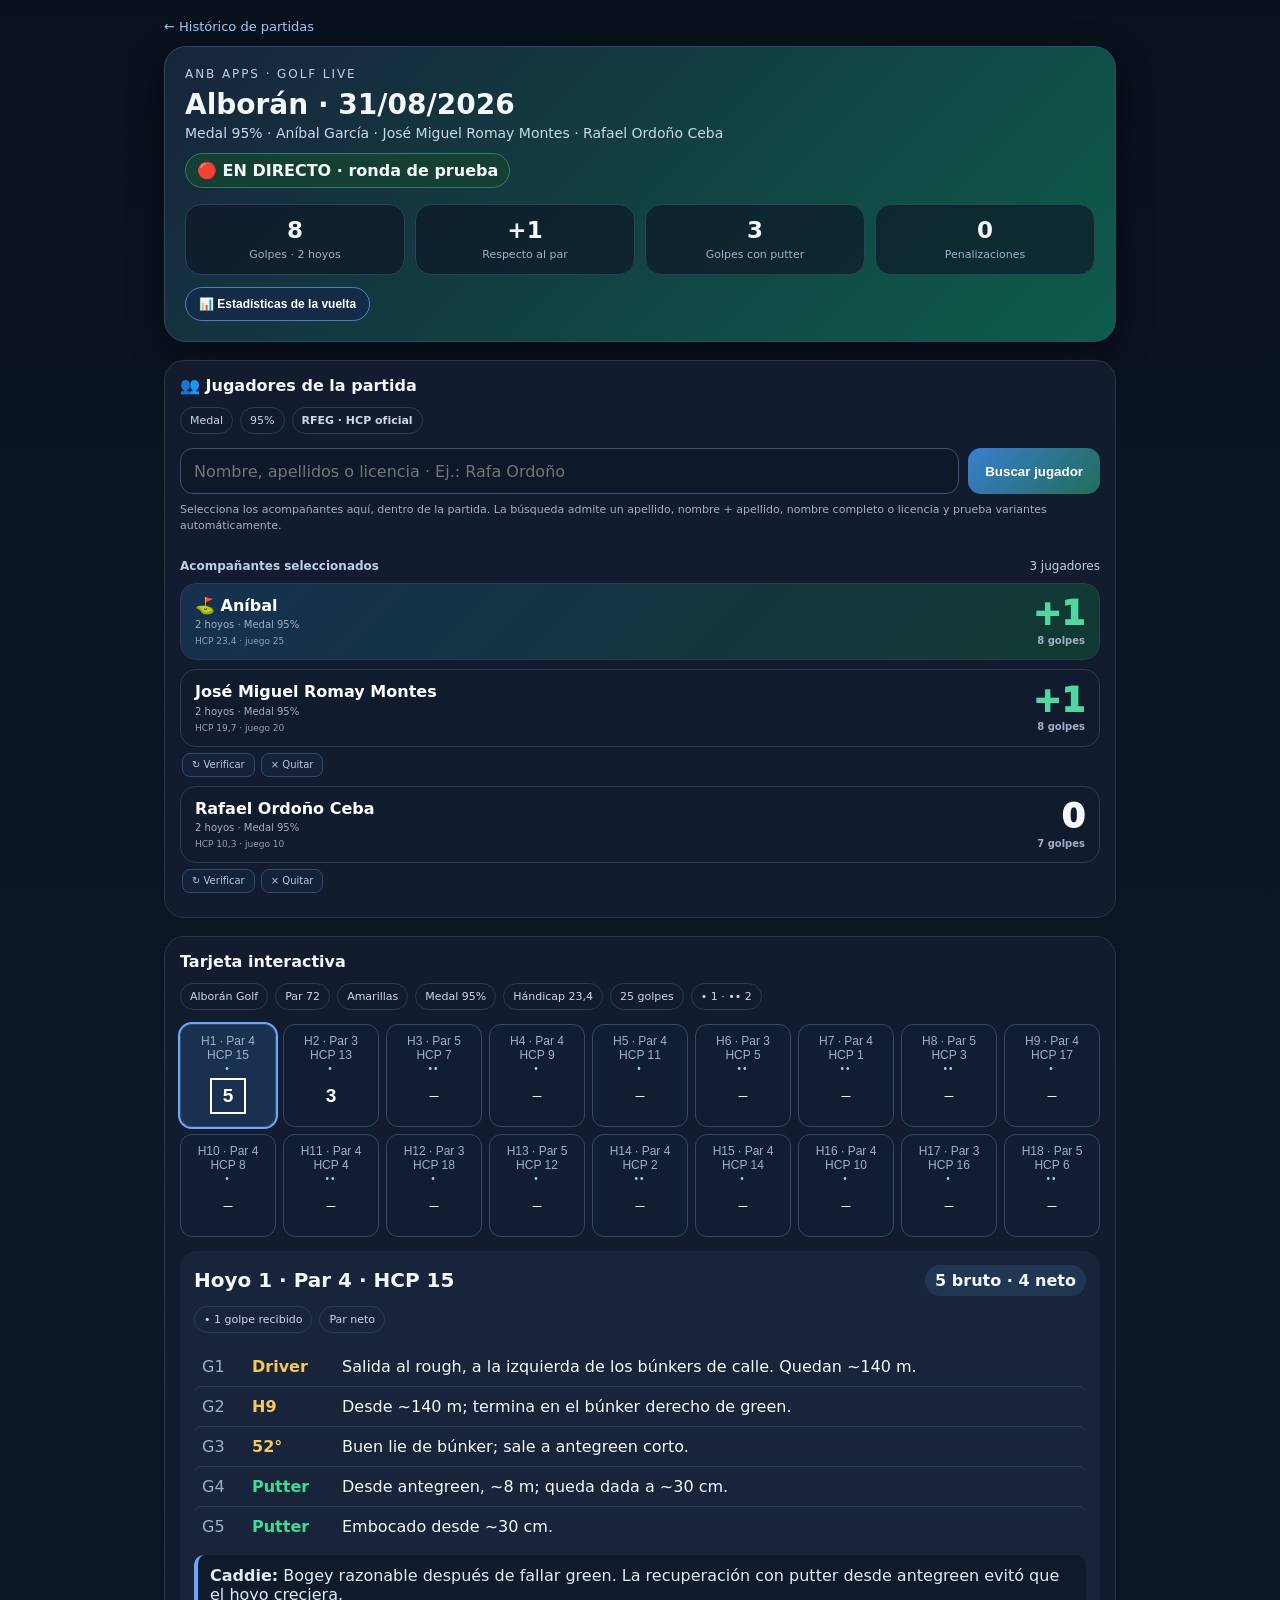
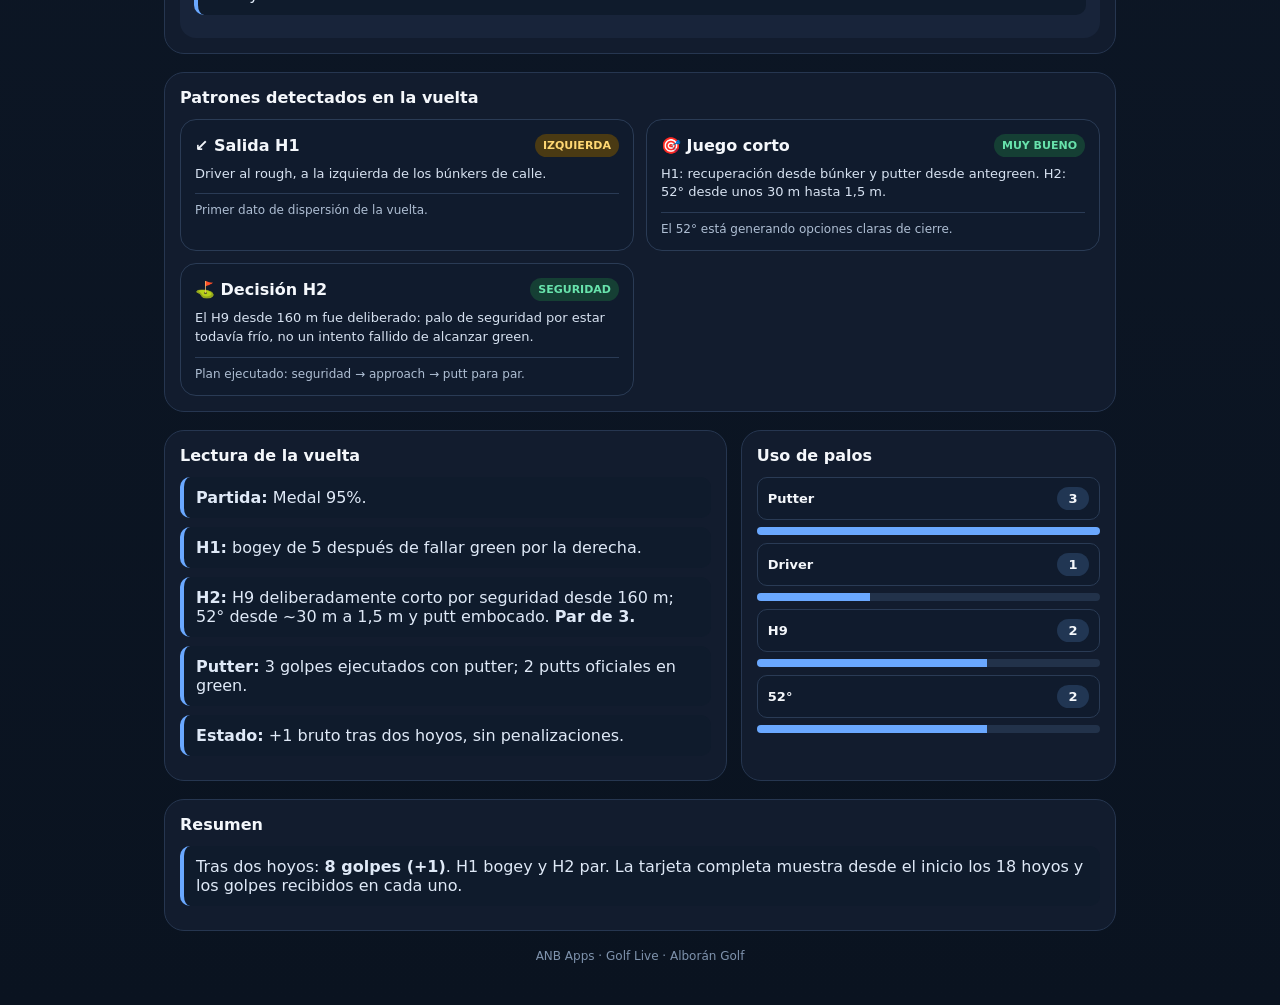
<file: 2026-08-31/index.html>
<!doctype html><html lang="es"><head><meta charset="utf-8"><meta name="viewport" content="width=device-width,initial-scale=1,viewport-fit=cover"><title>Alborán · 31/08/2026 · ANB Golf</title><link rel="stylesheet" href="../assets/round.css"><style>.player-form{display:grid;grid-template-columns:1fr auto;gap:9px}.player-input{width:100%;min-height:46px;border:1px solid #385273;border-radius:13px;background:#0d1829;color:#fff;padding:11px 13px;font:inherit;font-size:16px;outline:none}.player-button{min-height:46px;border:0;border-radius:13px;background:linear-gradient(135deg,#397ed0,#216d58);color:#fff;padding:0 17px;font-weight:800;cursor:pointer}.player-button:disabled{opacity:.55}.picker-help,.player-status{margin:8px 0 0;color:#9fb0c8;font-size:11px;line-height:1.45}.player-results,.selected-players{display:grid;gap:8px;margin-top:11px}.player-result,.selected-player{display:grid;grid-template-columns:1fr auto;align-items:center;gap:12px;background:#101b2d;border:1px solid #2a3b55;border-radius:14px;padding:11px 12px}.player-result h3,.selected-player h3{margin:0;font-size:14px}.player-result p,.selected-player p{margin:4px 0 0;color:#9fb0c8;font-size:10px;line-height:1.45}.hcp-pill{min-width:64px;text-align:center;background:#123a31;border:1px solid #2f806b;border-radius:999px;padding:8px}.hcp-pill small{display:block;color:#9ad6c6;font-size:8px;font-weight:800}.hcp-pill b{font-size:19px}.choose-player,.remove-player,.verify-player{margin-top:7px;border:1px solid #4976aa;border-radius:9px;background:#173658;color:#fff;padding:6px 10px;font-size:10px;font-weight:800;cursor:pointer}.remove-player{border-color:#794b55;background:#432833}.verify-player{border-color:#2f806b;background:#123a31}.selected-title{display:flex;justify-content:space-between;align-items:center;margin-top:14px;font-size:12px;color:#bdd0e8}.selected-empty{padding:12px;border:1px dashed #344a67;border-radius:13px;color:#9fb0c8;font-size:11px;text-align:center}.official-note{color:#3ddc97;font-weight:800}.error{color:#ff9b9b}@media(max-width:700px){.player-form{grid-template-columns:1fr}.player-button{width:100%}}</style></head><body><div class="wrap"><a class="back" href="../">← Histórico de partidas</a><div class="hero"><div class="eyebrow">ANB Apps · Golf Live</div><h1>Alborán · 31/08/2026</h1><div class="sub">Medal 95% · Aníbal García · José Miguel Romay Montes · Rafael Ordoño Ceba</div><div class="badge">🔴 EN DIRECTO · ronda de prueba</div><div class="metrics"><div class="metric"><b>8</b><span>Golpes · 2 hoyos</span></div><div class="metric"><b>+1</b><span>Respecto al par</span></div><div class="metric"><b>3</b><span>Golpes con putter</span></div><div class="metric"><b>0</b><span>Penalizaciones</span></div></div></div><div class="section"><h2>👥 Jugadores de la partida</h2><div class="card-meta"><span>Medal</span><span>95%</span><span class="official-note">RFEG · HCP oficial</span></div><form class="player-form" id="playerSearchForm"><input class="player-input" id="playerQuery" type="search" placeholder="Nombre, apellidos o licencia · Ej.: Rafa Ordoño" minlength="2" required autocomplete="off"><button class="player-button" id="playerSearchButton" type="submit">Buscar jugador</button></form><p class="picker-help">Selecciona los acompañantes aquí, dentro de la partida. La búsqueda admite un apellido, nombre + apellido, nombre completo o licencia y prueba variantes automáticamente.</p><div class="player-status" id="playerStatus" aria-live="polite"></div><div class="player-results" id="playerResults"></div><div class="selected-title"><b>Acompañantes seleccionados</b><span id="selectedCount">0 jugadores</span></div><div class="selected-players" id="selectedPlayers"></div></div><div class="section"><h2>Tarjeta interactiva</h2><div class="card-meta"><span>Alborán Golf</span><span>Par 72</span><span>Amarillas</span><span>Medal 95%</span><span>Hándicap 23,4</span><span>25 golpes</span><span>• 1 · •• 2</span></div><div id="scoregrid" class="scoregrid"></div><div id="detail" class="detail"></div></div><div class="section"><h2>Patrones detectados en la vuelta</h2><div class="pattern-grid"><div class="pattern-card warnp"><div class="pattern-head"><span>↙️ Salida H1</span><b>IZQUIERDA</b></div><p>Driver al rough, a la izquierda de los búnkers de calle.</p><div class="pattern-foot">Primer dato de dispersión de la vuelta.</div></div><div class="pattern-card goodp"><div class="pattern-head"><span>🎯 Juego corto</span><b>MUY BUENO</b></div><p>H1: recuperación desde búnker y putter desde antegreen. H2: 52° desde unos 30 m hasta 1,5 m.</p><div class="pattern-foot">El 52° está generando opciones claras de cierre.</div></div><div class="pattern-card goodp"><div class="pattern-head"><span>⛳ Decisión H2</span><b>SEGURIDAD</b></div><p>El H9 desde 160 m fue deliberado: palo de seguridad por estar todavía frío, no un intento fallido de alcanzar green.</p><div class="pattern-foot">Plan ejecutado: seguridad → approach → putt para par.</div></div></div></div><div class="two"><div class="section"><h2>Lectura de la vuelta</h2><div class="note"><b>Partida:</b> Medal 95%.</div><div class="note"><b>H1:</b> bogey de 5 después de fallar green por la derecha.</div><div class="note"><b>H2:</b> H9 deliberadamente corto por seguridad desde 160 m; 52° desde ~30 m a 1,5 m y putt embocado. <b>Par de 3.</b></div><div class="note"><b>Putter:</b> 3 golpes ejecutados con putter; 2 putts oficiales en green.</div><div class="note"><b>Estado:</b> +1 bruto tras dos hoyos, sin penalizaciones.</div></div><div class="section"><h2>Uso de palos</h2><div id="clubs"></div></div></div><div class="section"><h2>Resumen</h2><div class="note">Tras dos hoyos: <b>8 golpes (+1)</b>. H1 bogey y H2 par. La tarjeta completa muestra desde el inicio los 18 hoyos y los golpes recibidos en cada uno.</div></div><div class="footer">ANB Apps · Golf Live · Alborán Golf</div></div><script>window.ROUND={holes:{1:{score:5,par:4,hcp:15,recv:1,shots:[['Driver','Salida al rough, a la izquierda de los búnkers de calle. Quedan ~140 m.','neutral'],['H9','Desde ~140 m; termina en el búnker derecho de green.','neutral'],['52°','Buen lie de búnker; sale a antegreen corto.','neutral'],['Putter','Desde antegreen, ~8 m; queda dada a ~30 cm.','good'],['Putter','Embocado desde ~30 cm.','good']],caddie:'Bogey razonable después de fallar green. La recuperación con putter desde antegreen evitó que el hoyo creciera.'},2:{score:3,par:3,hcp:13,recv:1,shots:[['H9','Salida desde 160 m, elegida deliberadamente como golpe de seguridad por estar todavía frío; queda corta en calle.','good'],['52°','Desde calle, ~30 m; muy buen approach hasta ~1,5 m de bandera.','good'],['Putter','Embocado desde ~1,5 m.','good']],caddie:'Par ejecutado exactamente según el plan: seguridad desde tee, approach preciso y conversión.'},3:{score:null,label:'—',par:5,hcp:7,recv:2,shots:[]},4:{score:null,label:'—',par:4,hcp:9,recv:1,shots:[]},5:{score:null,label:'—',par:4,hcp:11,recv:1,shots:[]},6:{score:null,label:'—',par:3,hcp:5,recv:2,shots:[]},7:{score:null,label:'—',par:4,hcp:1,recv:2,shots:[]},8:{score:null,label:'—',par:5,hcp:3,recv:2,shots:[]},9:{score:null,label:'—',par:4,hcp:17,recv:1,shots:[]},10:{score:null,label:'—',par:4,hcp:8,recv:1,shots:[]},11:{score:null,label:'—',par:4,hcp:4,recv:2,shots:[]},12:{score:null,label:'—',par:3,hcp:18,recv:1,shots:[]},13:{score:null,label:'—',par:5,hcp:12,recv:1,shots:[]},14:{score:null,label:'—',par:4,hcp:2,recv:2,shots:[]},15:{score:null,label:'—',par:4,hcp:14,recv:1,shots:[]},16:{score:null,label:'—',par:4,hcp:10,recv:1,shots:[]},17:{score:null,label:'—',par:3,hcp:16,recv:1,shots:[]},18:{score:null,label:'—',par:5,hcp:6,recv:2,shots:[]}},clubs:{Putter:3,Driver:1,H9:2,'52°':2}}</script><script>const HANDICAP_API='https://servicio-handicap.savory-knoll-4750.chatgpt.site/api/handicap',PLAYER_STORAGE='anbGolfRoundPlayers-2026-08-31';const $=id=>document.getElementById(id),esc=v=>String(v??'').replace(/[&<>"']/g,c=>({'&':'&amp;','<':'&lt;','>':'&gt;','"':'&quot',"'":'&#39;'}[c])),norm=v=>String(v??'').normalize('NFD').replace(/[\u0300-\u036f]/g,'').toLowerCase().replace(/[^a-z0-9]+/g,' ').trim(),hcp=v=>Number(v).toLocaleString('es-ES',{minimumFractionDigits:1,maximumFractionDigits:1});function saved(){try{return JSON.parse(localStorage.getItem(PLAYER_STORAGE)||'[]')}catch{return []}}function saveAll(v){localStorage.setItem(PLAYER_STORAGE,JSON.stringify(v));renderSelected()}function aff(p){const a=p.affiliation;if(!a)return '';return a.affiliationType==='club'?[a.club,a.province].filter(Boolean).join(' · '):a.province?('Territorial · '+a.province):''}function variants(q){const raw=q.trim(),n=norm(raw),parts=n.split(' ').filter(Boolean),out=[raw,n];if(/^[a-z]{2,4}\d{5,}$/i.test(raw.replace(/\s/g,'')))out.unshift(raw.replace(/\s/g,'').toUpperCase());if(parts.length>1){out.push(parts.slice(1).join(' '),parts.slice(-2).join(' '),parts[0]+' '+parts[parts.length-1]);if(parts.length>2)out.push(parts[0]+' '+parts[1],parts[1]+' '+parts[2])}return [...new Set(out.filter(x=>x.length>=2))].slice(0,6)}async function api(query){const r=await fetch(HANDICAP_API,{method:'POST',headers:{'content-type':'application/json'},body:JSON.stringify({query})}),d=await r.json();if(!r.ok||d.error)throw new Error(d.error||'No se pudo completar la consulta');return d}let matches=[];async function flexibleSearch(q){const map=new Map();for(const v of variants(q)){try{const d=await api(v);for(const p of d.players||[])if(p?.license)map.set(p.license,{...p,checkedAt:d.checkedAt||p.checkedAt})}catch{}}const nq=norm(q);return [...map.values()].sort((a,b)=>{const aa=norm(a.name+' '+aff(a)),bb=norm(b.name+' '+aff(b)),sa=(aa.includes(nq)?5:0)+(aa.includes('alboran')?4:0)+(aa.includes('almeria')?2:0),sb=(bb.includes(nq)?5:0)+(bb.includes('alboran')?4:0)+(bb.includes('almeria')?2:0);return sb-sa||aa.localeCompare(bb,'es')})}async function verify(p){for(const q of [p.license,p.name].filter(Boolean)){try{const d=await api(q),found=(d.players||[]).find(x=>x.license===p.license);if(found)return {...found,checkedAt:d.checkedAt||new Date().toISOString()}}catch{}}throw new Error('No se pudo verificar de nuevo este jugador en la RFEG.')}function renderMatches(){$('playerResults').innerHTML=matches.map((p,i)=>`<article class="player-result"><div><h3>${esc(p.name)}</h3><p>Licencia ${esc(p.license)}${aff(p)?' · '+esc(aff(p)):''}</p><button class="choose-player" type="button" data-player="${i}">Seleccionar y verificar</button></div><div class="hcp-pill"><small>HCP</small><b>${hcp(p.handicap)}</b></div></article>`).join('')}function renderSelected(){const ps=saved();$('selectedCount').textContent=ps.length+(ps.length===1?' jugador':' jugadores');$('selectedPlayers').innerHTML=ps.length?ps.map((p,i)=>`<article class="selected-player"><div><h3>${esc(p.name)}</h3><p>Licencia ${esc(p.license)} · HCP ${hcp(p.handicap)}${aff(p)?' · '+esc(aff(p)):''}</p><button class="verify-player" type="button" data-verify="${i}">↻ Verificar HCP</button> <button class="remove-player" type="button" data-remove="${i}">Quitar</button></div><div class="hcp-pill"><small>HCP</small><b>${hcp(p.handicap)}</b></div></article>`).join(''):'<div class="selected-empty">Busca y selecciona aquí a los acompañantes de esta partida.</div>'}$('playerSearchForm').addEventListener('submit',async e=>{e.preventDefault();const q=$('playerQuery').value.trim();$('playerSearchButton').disabled=true;$('playerSearchButton').textContent='Consultando…';$('playerStatus').textContent='Consultando RFEG y probando variantes…';$('playerResults').innerHTML='';try{matches=await flexibleSearch(q);$('playerStatus').textContent=matches.length?`${matches.length} coincidencia${matches.length===1?'':'s'} · ordenadas por relevancia`:'Sin resultados. Prueba otro apellido o la licencia completa.';renderMatches()}catch(err){$('playerStatus').innerHTML='<span class="error">'+esc(err.message)+'</span>'}finally{$('playerSearchButton').disabled=false;$('playerSearchButton').textContent='Buscar jugador'}});$('playerResults').addEventListener('click',async e=>{const b=e.target.closest('[data-player]');if(!b)return;const p=matches[Number(b.dataset.player)];b.disabled=true;b.textContent='Verificando…';try{const fresh=await verify(p),ps=saved(),i=ps.findIndex(x=>x.license===fresh.license);i>=0?ps[i]=fresh:ps.push(fresh);saveAll(ps);$('playerStatus').textContent=`✓ ${fresh.name} · HCP oficial ${hcp(fresh.handicap)}`}catch(err){$('playerStatus').innerHTML='<span class="error">'+esc(err.message)+'</span>'}finally{b.disabled=false;b.textContent='Seleccionar y verificar'}});$('selectedPlayers').addEventListener('click',async e=>{const rem=e.target.closest('[data-remove]'),ver=e.target.closest('[data-verify]'),ps=saved();if(rem){ps.splice(Number(rem.dataset.remove),1);saveAll(ps);return}if(ver){const i=Number(ver.dataset.verify);ver.disabled=true;try{ps[i]=await verify(ps[i]);saveAll(ps);$('playerStatus').textContent=`✓ HCP actualizado: ${ps[i].name} · ${hcp(ps[i].handicap)}`}catch(err){$('playerStatus').innerHTML='<span class="error">'+esc(err.message)+'</span>'}finally{ver.disabled=false}}});renderSelected();</script><script src="../assets/round.js?v=20260831-restore1"></script></body></html>
</file>
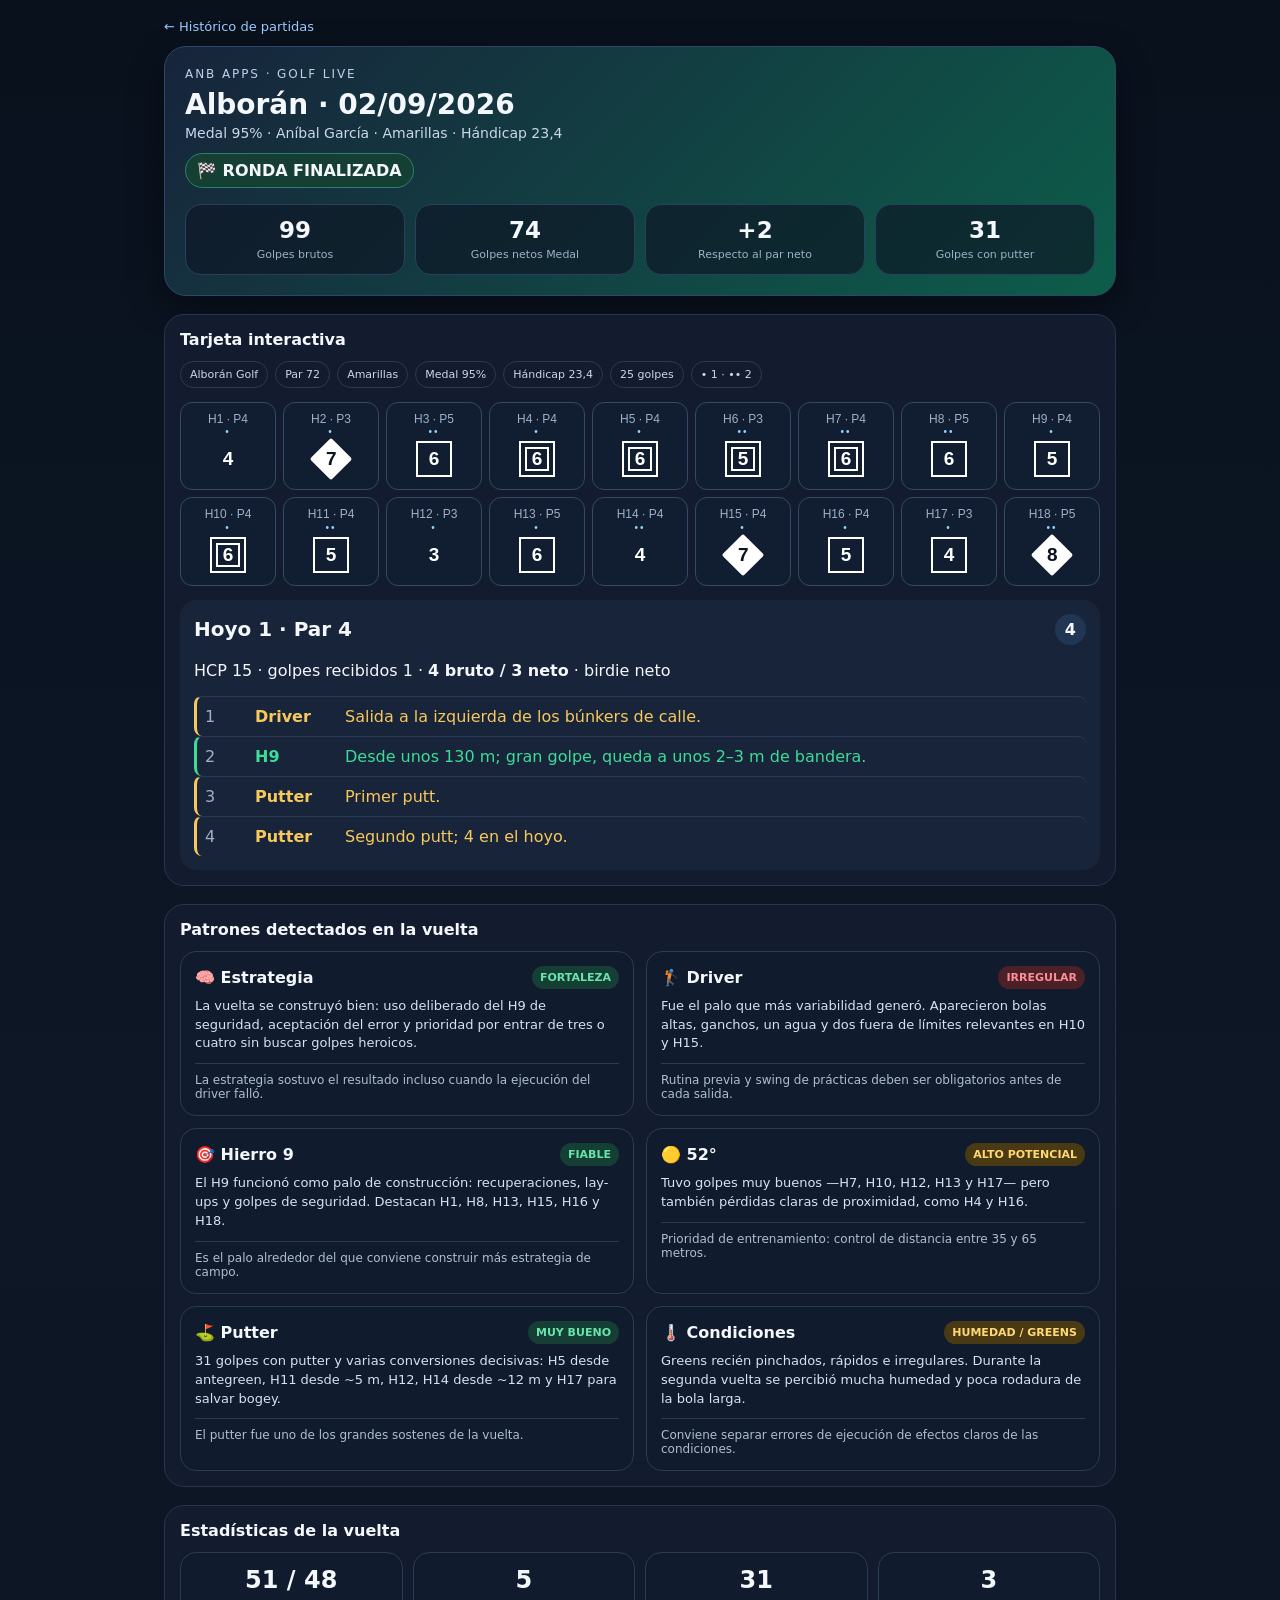
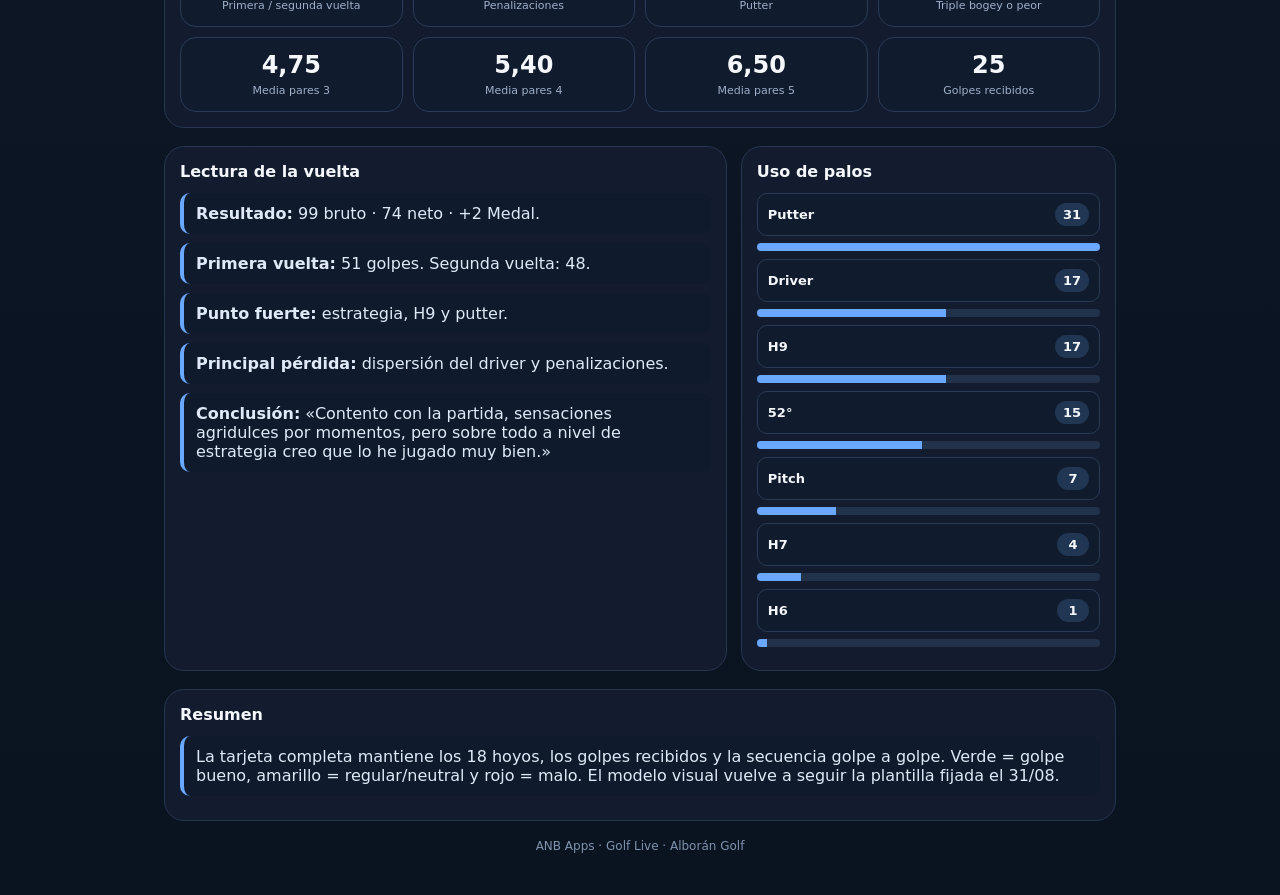
<file: 2026-09-02/index.html>
<!doctype html><html lang="es"><head><meta charset="utf-8"><meta name="viewport" content="width=device-width,initial-scale=1,viewport-fit=cover"><title>Alborán · 02/09/2026 · ANB Golf</title><link rel="stylesheet" href="../assets/round.css"><style>.stats-round{display:grid;grid-template-columns:repeat(4,1fr);gap:10px}.stat-round{background:#101b2d;border:1px solid #2a3b55;border-radius:16px;padding:13px;text-align:center}.stat-round b{display:block;font-size:24px}.stat-round span{font-size:11px;color:#9fb0c8}.shot .club.q-good{color:var(--good)}.shot .club.q-neutral{color:var(--neutral)}.shot .club.q-bad{color:var(--bad)}.shot.q-good{border-left:3px solid var(--good);padding-left:8px}.shot.q-neutral{border-left:3px solid var(--neutral);padding-left:8px}.shot.q-bad{border-left:3px solid var(--bad);padding-left:8px}@media(max-width:700px){.stats-round{grid-template-columns:repeat(2,1fr)}}</style></head><body><div class="wrap"><a class="back" href="../">← Histórico de partidas</a><div class="hero"><div class="eyebrow">ANB Apps · Golf Live</div><h1>Alborán · 02/09/2026</h1><div class="sub">Medal 95% · Aníbal García · Amarillas · Hándicap 23,4</div><div class="badge">🏁 RONDA FINALIZADA</div><div class="metrics"><div class="metric"><b>99</b><span>Golpes brutos</span></div><div class="metric"><b>74</b><span>Golpes netos Medal</span></div><div class="metric"><b>+2</b><span>Respecto al par neto</span></div><div class="metric"><b>31</b><span>Golpes con putter</span></div></div></div><div class="section"><h2>Tarjeta interactiva</h2><div class="card-meta"><span>Alborán Golf</span><span>Par 72</span><span>Amarillas</span><span>Medal 95%</span><span>Hándicap 23,4</span><span>25 golpes</span><span>• 1 · •• 2</span></div><div id="scoregrid" class="scoregrid"></div><div id="detail" class="detail"></div></div><div class="section"><h2>Patrones detectados en la vuelta</h2><div class="pattern-grid"><div class="pattern-card goodp"><div class="pattern-head"><span>🧠 Estrategia</span><b>FORTALEZA</b></div><p>La vuelta se construyó bien: uso deliberado del H9 de seguridad, aceptación del error y prioridad por entrar de tres o cuatro sin buscar golpes heroicos.</p><div class="pattern-foot">La estrategia sostuvo el resultado incluso cuando la ejecución del driver falló.</div></div><div class="pattern-card badp"><div class="pattern-head"><span>🏌️ Driver</span><b>IRREGULAR</b></div><p>Fue el palo que más variabilidad generó. Aparecieron bolas altas, ganchos, un agua y dos fuera de límites relevantes en H10 y H15.</p><div class="pattern-foot">Rutina previa y swing de prácticas deben ser obligatorios antes de cada salida.</div></div><div class="pattern-card goodp"><div class="pattern-head"><span>🎯 Hierro 9</span><b>FIABLE</b></div><p>El H9 funcionó como palo de construcción: recuperaciones, lay-ups y golpes de seguridad. Destacan H1, H8, H13, H15, H16 y H18.</p><div class="pattern-foot">Es el palo alrededor del que conviene construir más estrategia de campo.</div></div><div class="pattern-card warnp"><div class="pattern-head"><span>🟡 52°</span><b>ALTO POTENCIAL</b></div><p>Tuvo golpes muy buenos —H7, H10, H12, H13 y H17— pero también pérdidas claras de proximidad, como H4 y H16.</p><div class="pattern-foot">Prioridad de entrenamiento: control de distancia entre 35 y 65 metros.</div></div><div class="pattern-card goodp"><div class="pattern-head"><span>⛳ Putter</span><b>MUY BUENO</b></div><p>31 golpes con putter y varias conversiones decisivas: H5 desde antegreen, H11 desde ~5 m, H12, H14 desde ~12 m y H17 para salvar bogey.</p><div class="pattern-foot">El putter fue uno de los grandes sostenes de la vuelta.</div></div><div class="pattern-card warnp"><div class="pattern-head"><span>🌡️ Condiciones</span><b>HUMEDAD / GREENS</b></div><p>Greens recién pinchados, rápidos e irregulares. Durante la segunda vuelta se percibió mucha humedad y poca rodadura de la bola larga.</p><div class="pattern-foot">Conviene separar errores de ejecución de efectos claros de las condiciones.</div></div></div></div><div class="section"><h2>Estadísticas de la vuelta</h2><div class="stats-round"><div class="stat-round"><b>51 / 48</b><span>Primera / segunda vuelta</span></div><div class="stat-round"><b>5</b><span>Penalizaciones</span></div><div class="stat-round"><b>31</b><span>Putter</span></div><div class="stat-round"><b>3</b><span>Triple bogey o peor</span></div><div class="stat-round"><b>4,75</b><span>Media pares 3</span></div><div class="stat-round"><b>5,40</b><span>Media pares 4</span></div><div class="stat-round"><b>6,50</b><span>Media pares 5</span></div><div class="stat-round"><b>25</b><span>Golpes recibidos</span></div></div></div><div class="two"><div class="section"><h2>Lectura de la vuelta</h2><div class="note"><b>Resultado:</b> 99 bruto · 74 neto · +2 Medal.</div><div class="note"><b>Primera vuelta:</b> 51 golpes. Segunda vuelta: 48.</div><div class="note"><b>Punto fuerte:</b> estrategia, H9 y putter.</div><div class="note"><b>Principal pérdida:</b> dispersión del driver y penalizaciones.</div><div class="note"><b>Conclusión:</b> «Contento con la partida, sensaciones agridulces por momentos, pero sobre todo a nivel de estrategia creo que lo he jugado muy bien.»</div></div><div class="section"><h2>Uso de palos</h2><div id="clubs"></div></div></div><div class="section"><h2>Resumen</h2><div class="note">La tarjeta completa mantiene los 18 hoyos, los golpes recibidos y la secuencia golpe a golpe. Verde = golpe bueno, amarillo = regular/neutral y rojo = malo. El modelo visual vuelve a seguir la plantilla fijada el 31/08.</div></div><div class="footer">ANB Apps · Golf Live · Alborán Golf</div></div><script>const holes={1:[4,4,15,1],2:[7,3,13,1],3:[6,5,7,2],4:[6,4,9,1],5:[6,4,11,1],6:[5,3,5,2],7:[6,4,1,2],8:[6,5,3,2],9:[5,4,17,1],10:[6,4,8,1],11:[5,4,4,2],12:[3,3,18,1],13:[6,5,12,1],14:[4,4,2,2],15:[7,4,14,1],16:[5,4,10,1],17:[4,3,16,1],18:[8,5,6,2]};const shots={1:[['Driver','Salida a la izquierda de los búnkers de calle.','neutral'],['H9','Desde unos 130 m; gran golpe, queda a unos 2–3 m de bandera.','good'],['Putter','Primer putt.','neutral'],['Putter','Segundo putt; 4 en el hoyo.','neutral']],2:[['H7','Salida con gancho fuerte a la izquierda; inicialmente se teme fuera de límites.','bad'],['Bola provisional','Segunda bola a la derecha mientras se busca la primera.','neutral'],['Penalización / drop','La bola jugable obliga a dropar con penalización.','bad'],['Pitch','Golpe que termina en búnker.','bad'],['52°','Salida de búnker; queda por delante de green.','neutral'],['52°','Nuevo golpe para entrar en green.','neutral'],['Putter','Cierre del hoyo dentro del total de 7; dos putts en green.','neutral']],3:[['Driver','Salida a la izquierda; queda en una mata.','bad'],['H9','Recuperación para devolver la bola a calle.','good'],['52°','Lay-up de seguridad antes del búnker grande.','good'],['H9','Desde ~128 m, suave; queda ligeramente a la derecha de green.','neutral'],['Pitch','Recuperación a menos de un metro.','good'],['Putter','Embocado para 6.','good']],4:[['Driver','Buena salida; golpea el labio de salida del búnker derecho.','good'],['H7','Salida suave del búnker; queda en calle a unos 37–50 m.','neutral'],['52°','Desde ~37 m; entra en green pero se va largo.','bad'],['Putter','Primer putt largo.','neutral'],['Putter','Segundo putt desde algo más de 2 m; falla.','bad'],['Putter','Tercer putt; 6.','neutral']],5:[['Driver','Mala salida, baja y a la derecha; agua.','bad'],['Penalización','Agua.','bad'],['H9','Poco avance; rough.','bad'],['H9','Segundo H9; corto y a la izquierda de green.','neutral'],['52°','A antegreen.','neutral'],['Putter','Desde antegreen, embocado directamente para 6.','good']],6:[['Driver','Salida a búnker.','bad'],['Pitch','Primer intento: rebota en la loma y vuelve al búnker.','bad'],['Pitch','Segundo intento bueno; entra en green.','good'],['Putter','Primer putt desde unos 4–5 m.','neutral'],['Putter','Embocado para 5.','good']],7:[['Driver','Salida larga a la izquierda; finalmente aparece en rough.','neutral'],['H9','Segundo golpe desde unos 195 m.','neutral'],['52°','Desde unos 64 m; perfecto al centro de green.','good'],['Putter','Desde unos 6–7 m; se va largo.','bad'],['Putter','Putt de vuelta; falla.','bad'],['Putter','Tercer putt; 6.','neutral']],8:[['Driver','Salida fantástica.','good'],['H7','Perfecto a la esquina; deja unos 130 m.','good'],['H9','Se abre a la derecha y termina en agua.','bad'],['Penalización','Agua.','bad'],['Pitch','Gran recuperación; menos de un palmo.','good'],['Putter','Embocado para 6.','good']],9:[['Driver','Muy mala salida, abierta hacia la zona de la calle del 3.','bad'],['H9','Bajo un pino; avanza unos 60–70 m.','bad'],['52°','Tercer golpe a green.','good'],['Putter','Primer putt largo; queda a unos 2,5 m.','neutral'],['Putter','Embocado para 5.','good']],10:[['Driver','Golpea ramas y termina fuera de límites.','bad'],['Penalización','Fuera de límites.','bad'],['Driver','Segundo driver; muy alto, queda a la derecha.','neutral'],['H6','Desde unos 165 m; cierra algo y deja unos 50 m.','neutral'],['52°','Buen golpe; menos de 3 m.','good'],['Putter','Embocado para 6.','good']],11:[['Driver','Gancho fuerte a la izquierda; bola entre árboles.','bad'],['Pitch','Recuperación a calle.','good'],['H7','Se abre y queda fuera de green.','neutral'],['52°','A green, ~5 m.','neutral'],['Putter','Embocado para 5.','good']],12:[['H9','Salida corta.','neutral'],['52°','Approach a 3–4 m.','good'],['Putter','Embocado para 3.','good']],13:[['Driver','Mala salida: alta, corta y algo a la derecha.','bad'],['H9','A la izquierda, hacia el pino junto al primer búnker.','bad'],['H9','Recuperación al centro de calle.','good'],['52°','Desde ~60 m; a unos 4 m.','good'],['Putter','No entra.','neutral'],['Putter','Embocado para 6.','good']],14:[['Driver','Salida a calle.','good'],['H9','Queda junto al olivo.','neutral'],['Pitch','Al 50%, vuelo bajo para evitar rama; green a ~12 m.','good'],['Putter','Embocado desde ~12 m para 4.','good']],15:[['Driver','Primera salida fuera de límites.','bad'],['Penalización','Fuera de límites.','bad'],['Driver','Provisional en juego; muy alta.','bad'],['H9','Poco avance.','bad'],['H9','Muy bueno; green a unos 5–6 m.','good'],['Putter','Primer putt; no entra.','neutral'],['Putter','Segundo putt; 7.','good']],16:[['Driver','Muy buena salida.','good'],['H9','Golpe de seguridad perfectamente ejecutado.','good'],['52°','Desde ~38 m; green pero a unos 10 m.','bad'],['Putter','Primer putt largo.','neutral'],['Putter','Segundo putt; 5.','good']],17:[['H9','Salida buena y recta; pica en el labio y queda en búnker.','neutral'],['52°','Lie horroroso; apenas sale del búnker.','bad'],['52°','Desde hierba a unos 2,5 m.','good'],['Putter','Embocado para salvar bogey.','good']],18:[['Driver','Magnífica salida, larga.','good'],['H9','Golpe de seguridad bien ejecutado; plataforma.','good'],['Golpe 3','Se va a la derecha y termina en el búnker derecho.','bad'],['52°','Salida de búnker a green; primer putt de unos 20 m.','neutral'],['Putter','La bola da un salto extraño y queda a unos 6 m.','bad'],['Putter','Segundo putt; no entra.','neutral'],['Putter','Tercer putt embocado.','neutral']]};const clubs={Putter:31,Driver:17,H9:17,'52°':15,Pitch:7,H7:4,H6:1};function shape(s,p){let d=s-p,c=d<0?'birdie':d===0?'par':d===1?'bogey':d===2?'double-bogey':'over-double';return '<span class="score-shape '+c+'"><span class="score-num">'+s+'</span></span>'}function detail(n){let h=holes[n],s=h[0],p=h[1],hcp=h[2],r=h[3],net=s-r,d=net-p,txt=d===0?'par neto':d<0?Math.abs(d)===1?'birdie neto':'eagle neto':'+'+d+' neto';let html='<div class="detailtop"><h3>Hoyo '+n+' · Par '+p+'</h3><span class="scorepill">'+s+'</span></div><p>HCP '+hcp+' · golpes recibidos '+r+' · <b>'+s+' bruto / '+net+' neto</b> · '+txt+'</p>';html+=(shots[n]||[]).map((x,i)=>'<div class="shot q-'+x[2]+'"><span class="idx">'+(i+1)+'</span><span class="club q-'+x[2]+'">'+x[0]+'</span><span>'+x[1]+'</span></div>').join('');document.getElementById('detail').innerHTML=html}Object.entries(holes).forEach(([n,h])=>{let b=document.createElement('button');b.className='holebtn';b.innerHTML='<div class="n">H'+n+' · P'+h[1]+'</div><div class="recv">'+(h[3]===2?'••':'•')+'</div><div class="s">'+shape(h[0],h[1])+'</div>';b.onclick=()=>{document.querySelectorAll('.holebtn').forEach(x=>x.classList.remove('active'));b.classList.add('active');detail(n)};document.getElementById('scoregrid').appendChild(b)});const max=Math.max(...Object.values(clubs));document.getElementById('clubs').innerHTML=Object.entries(clubs).map(([c,n])=>'<div class="bar"><div class="barrow"><span>'+c+'</span><b>'+n+'</b></div><div class="track"><div class="fill" style="width:'+Math.round(n/max*100)+'%"></div></div></div>').join('');detail(1);</script></body></html>
</file>
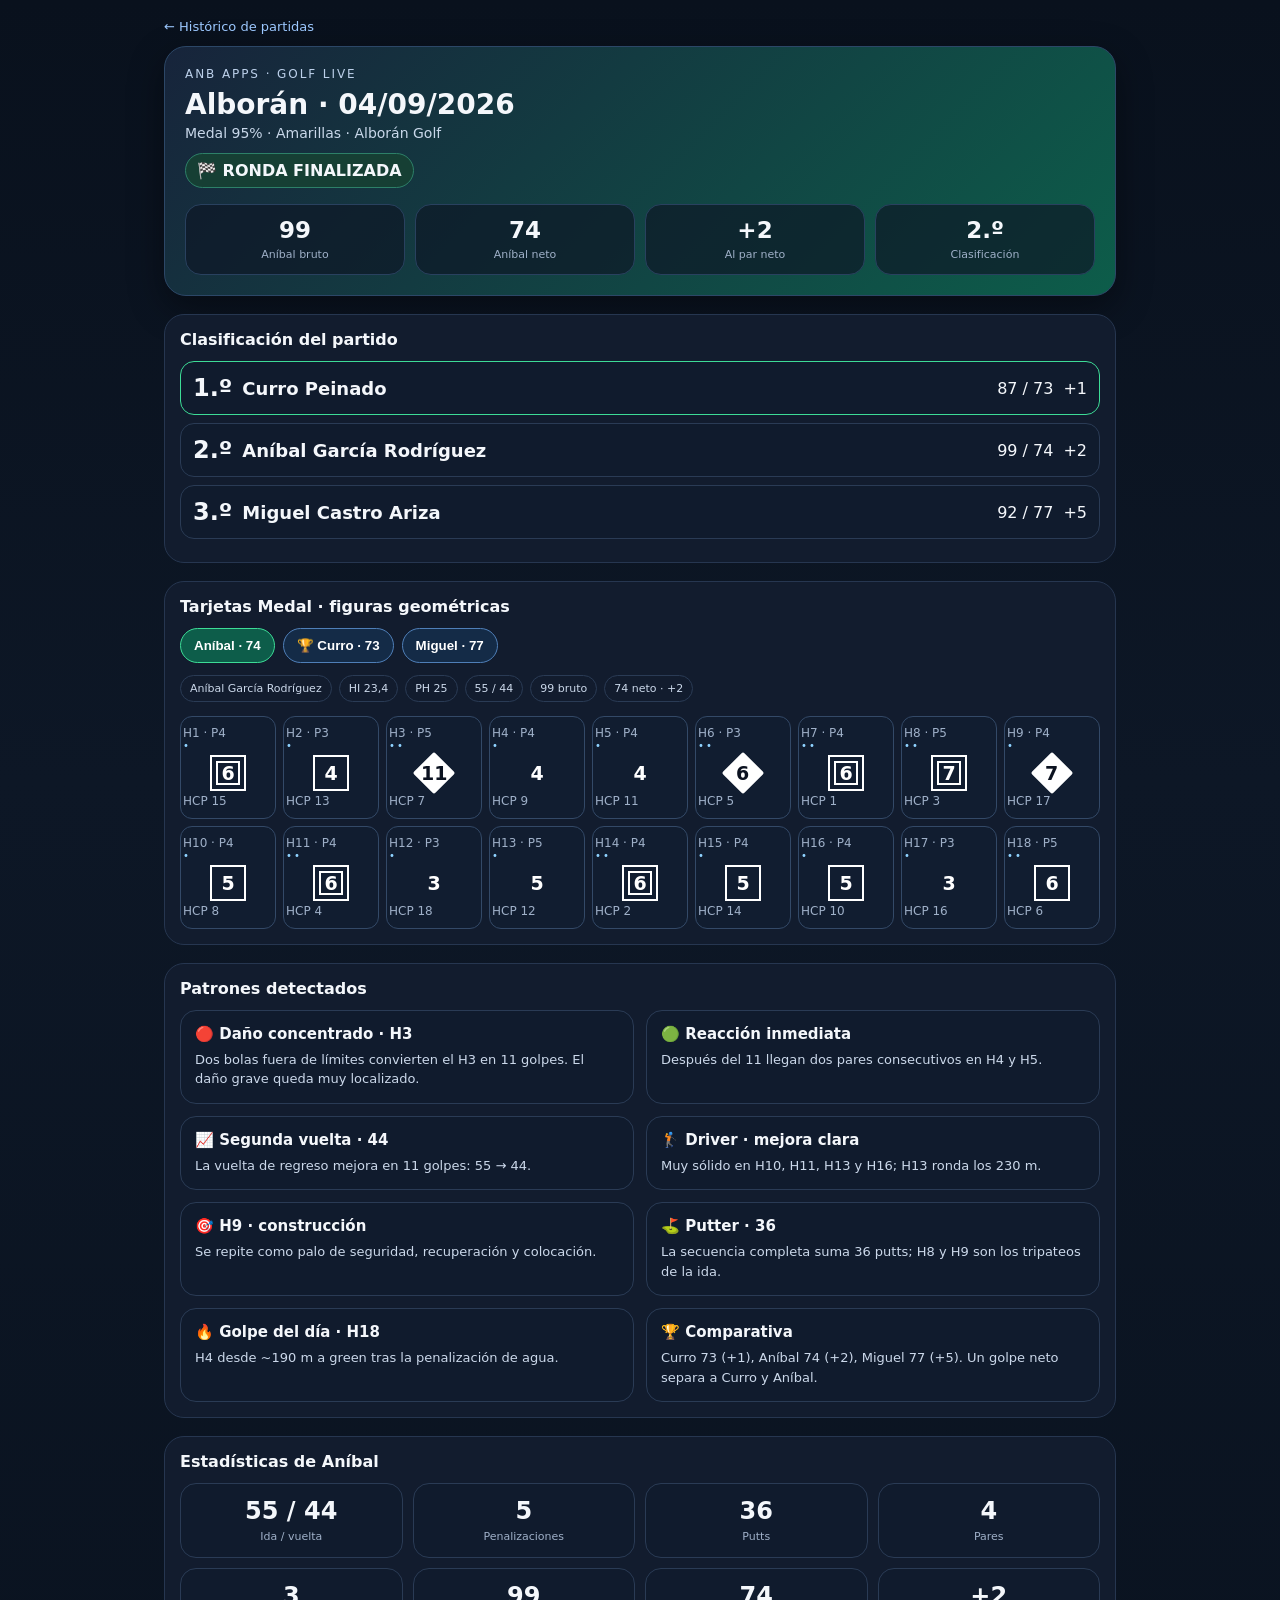
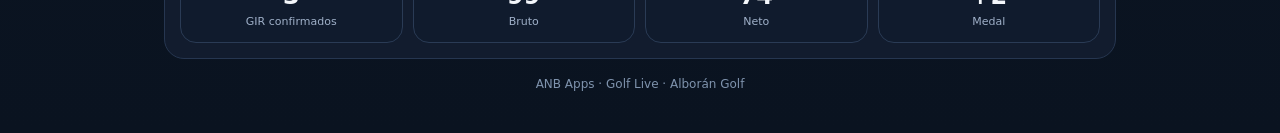
<file: 2026-09-04/index.html>
<!doctype html><html lang="es"><head><meta charset="utf-8"><meta name="viewport" content="width=device-width,initial-scale=1,viewport-fit=cover"><title>Alborán · 04/09/2026 · ANB Golf</title><link rel="stylesheet" href="../assets/round.css"><style>.tabs{display:flex;gap:8px;flex-wrap:wrap;margin:12px 0}.tab{border:1px solid #4f7fb8;background:#142b47;color:#fff;padding:9px 13px;border-radius:999px;font-weight:800;cursor:pointer}.tab.active{background:#0d5d4a;border-color:#3ddc97}.playercard{display:none}.playercard.active{display:block}.leader{display:grid;grid-template-columns:auto 1fr auto auto;gap:10px;align-items:center;background:#101b2d;border:1px solid #2a3b55;border-radius:14px;padding:12px;margin:8px 0}.leader b{font-size:18px}.pos{font-size:24px;font-weight:900}.winner{border-color:#3ddc97}.patterns{display:grid;grid-template-columns:repeat(2,minmax(0,1fr));gap:12px}.pattern{background:#101b2d;border:1px solid #2a3b55;border-radius:16px;padding:14px}.pattern h3{margin:0 0 7px;font-size:15px}.pattern p{margin:0;color:#cbd8ea;font-size:13px;line-height:1.5}.stats-round{display:grid;grid-template-columns:repeat(4,1fr);gap:10px}.stat-round{background:#101b2d;border:1px solid #2a3b55;border-radius:16px;padding:13px;text-align:center}.stat-round b{display:block;font-size:24px}.stat-round span{font-size:11px;color:#9fb0c8}@media(max-width:700px){.patterns,.stats-round{grid-template-columns:repeat(2,1fr)}.leader{grid-template-columns:auto 1fr}}</style></head><body><div class="wrap"><a class="back" href="../">← Histórico de partidas</a><div class="hero"><div class="eyebrow">ANB Apps · Golf Live</div><h1>Alborán · 04/09/2026</h1><div class="sub">Medal 95% · Amarillas · Alborán Golf</div><div class="badge">🏁 RONDA FINALIZADA</div><div class="metrics"><div class="metric"><b>99</b><span>Aníbal bruto</span></div><div class="metric"><b>74</b><span>Aníbal neto</span></div><div class="metric"><b>+2</b><span>Al par neto</span></div><div class="metric"><b>2.º</b><span>Clasificación</span></div></div></div><div class="section"><h2>Clasificación del partido</h2><div class="leader winner"><span class="pos">1.º</span><b>Curro Peinado</b><span>87 / 73</span><span>+1</span></div><div class="leader"><span class="pos">2.º</span><b>Aníbal García Rodríguez</b><span>99 / 74</span><span>+2</span></div><div class="leader"><span class="pos">3.º</span><b>Miguel Castro Ariza</b><span>92 / 77</span><span>+5</span></div></div><div class="section"><h2>Tarjetas Medal · figuras geométricas</h2><div class="tabs"><button class="tab active" data-p="anibal">Aníbal · 74</button><button class="tab" data-p="curro">🏆 Curro · 73</button><button class="tab" data-p="miguel">Miguel · 77</button></div><div id="cards"></div></div><div class="section"><h2>Patrones detectados</h2><div class="patterns"><div class="pattern"><h3>🔴 Daño concentrado · H3</h3><p>Dos bolas fuera de límites convierten el H3 en 11 golpes. El daño grave queda muy localizado.</p></div><div class="pattern"><h3>🟢 Reacción inmediata</h3><p>Después del 11 llegan dos pares consecutivos en H4 y H5.</p></div><div class="pattern"><h3>📈 Segunda vuelta · 44</h3><p>La vuelta de regreso mejora en 11 golpes: 55 → 44.</p></div><div class="pattern"><h3>🏌️ Driver · mejora clara</h3><p>Muy sólido en H10, H11, H13 y H16; H13 ronda los 230 m.</p></div><div class="pattern"><h3>🎯 H9 · construcción</h3><p>Se repite como palo de seguridad, recuperación y colocación.</p></div><div class="pattern"><h3>⛳ Putter · 36</h3><p>La secuencia completa suma 36 putts; H8 y H9 son los tripateos de la ida.</p></div><div class="pattern"><h3>🔥 Golpe del día · H18</h3><p>H4 desde ~190 m a green tras la penalización de agua.</p></div><div class="pattern"><h3>🏆 Comparativa</h3><p>Curro 73 (+1), Aníbal 74 (+2), Miguel 77 (+5). Un golpe neto separa a Curro y Aníbal.</p></div></div></div><div class="section"><h2>Estadísticas de Aníbal</h2><div class="stats-round"><div class="stat-round"><b>55 / 44</b><span>Ida / vuelta</span></div><div class="stat-round"><b>5</b><span>Penalizaciones</span></div><div class="stat-round"><b>36</b><span>Putts</span></div><div class="stat-round"><b>4</b><span>Pares</span></div><div class="stat-round"><b>3</b><span>GIR confirmados</span></div><div class="stat-round"><b>99</b><span>Bruto</span></div><div class="stat-round"><b>74</b><span>Neto</span></div><div class="stat-round"><b>+2</b><span>Medal</span></div></div></div><div class="footer">ANB Apps · Golf Live · Alborán Golf</div></div><script>const pars=[4,3,5,4,4,3,4,5,4,4,4,3,5,4,4,4,3,5],hcps=[15,13,7,9,11,5,1,3,17,8,4,18,12,2,14,10,16,6],P={"anibal":{"name":"Aníbal García Rodríguez","hi":"23,4","ph":25,"gross":99,"net":74,"topar":"+2","front":55,"back":44,"scores":[6,4,11,4,4,6,6,7,7,5,6,3,5,6,5,5,3,6]},"curro":{"name":"Curro Peinado","hi":"13,1","ph":14,"gross":87,"net":73,"topar":"+1","front":40,"back":47,"scores":[5,4,6,4,4,3,4,6,4,5,5,4,6,10,3,5,4,5]},"miguel":{"name":"Miguel Castro Ariza","hi":"14,3","ph":15,"gross":92,"net":77,"topar":"+5","front":45,"back":47,"scores":[5,4,5,5,6,5,5,6,4,5,4,4,5,9,5,6,3,6]}};function shape(s,p){let d=s-p,c=d<0?'birdie':d===0?'par':d===1?'bogey':d===2?'double-bogey':'over-double';return '<span class="score-shape '+c+'"><span class="score-num">'+s+'</span></span>'}function received(ph){return hcps.map(h=>ph>=18?(h<=ph-18?2:1):(h<=ph?1:0))}function card(id){const x=P[id],r=received(x.ph);let grid=x.scores.map((s,i)=>'<div class="holebtn"><div class="n">H'+(i+1)+' · P'+pars[i]+'</div><div class="recv">'+(r[i]===2?'••':r[i]===1?'•':'')+'</div><div class="s">'+shape(s,pars[i])+'</div><div class="n">HCP '+hcps[i]+'</div></div>').join('');return '<div class="playercard '+(id==='anibal'?'active':'')+'" id="card-'+id+'"><div class="card-meta"><span>'+x.name+'</span><span>HI '+x.hi+'</span><span>PH '+x.ph+'</span><span>'+x.front+' / '+x.back+'</span><span>'+x.gross+' bruto</span><span>'+x.net+' neto · '+x.topar+'</span></div><div class="scoregrid">'+grid+'</div></div>'}document.getElementById('cards').innerHTML=['anibal','curro','miguel'].map(card).join('');document.querySelectorAll('.tab').forEach(b=>b.onclick=()=>{document.querySelectorAll('.tab').forEach(t=>t.classList.toggle('active',t===b));document.querySelectorAll('.playercard').forEach(c=>c.classList.toggle('active',c.id==='card-'+b.dataset.p))});</script></body></html>
</file>
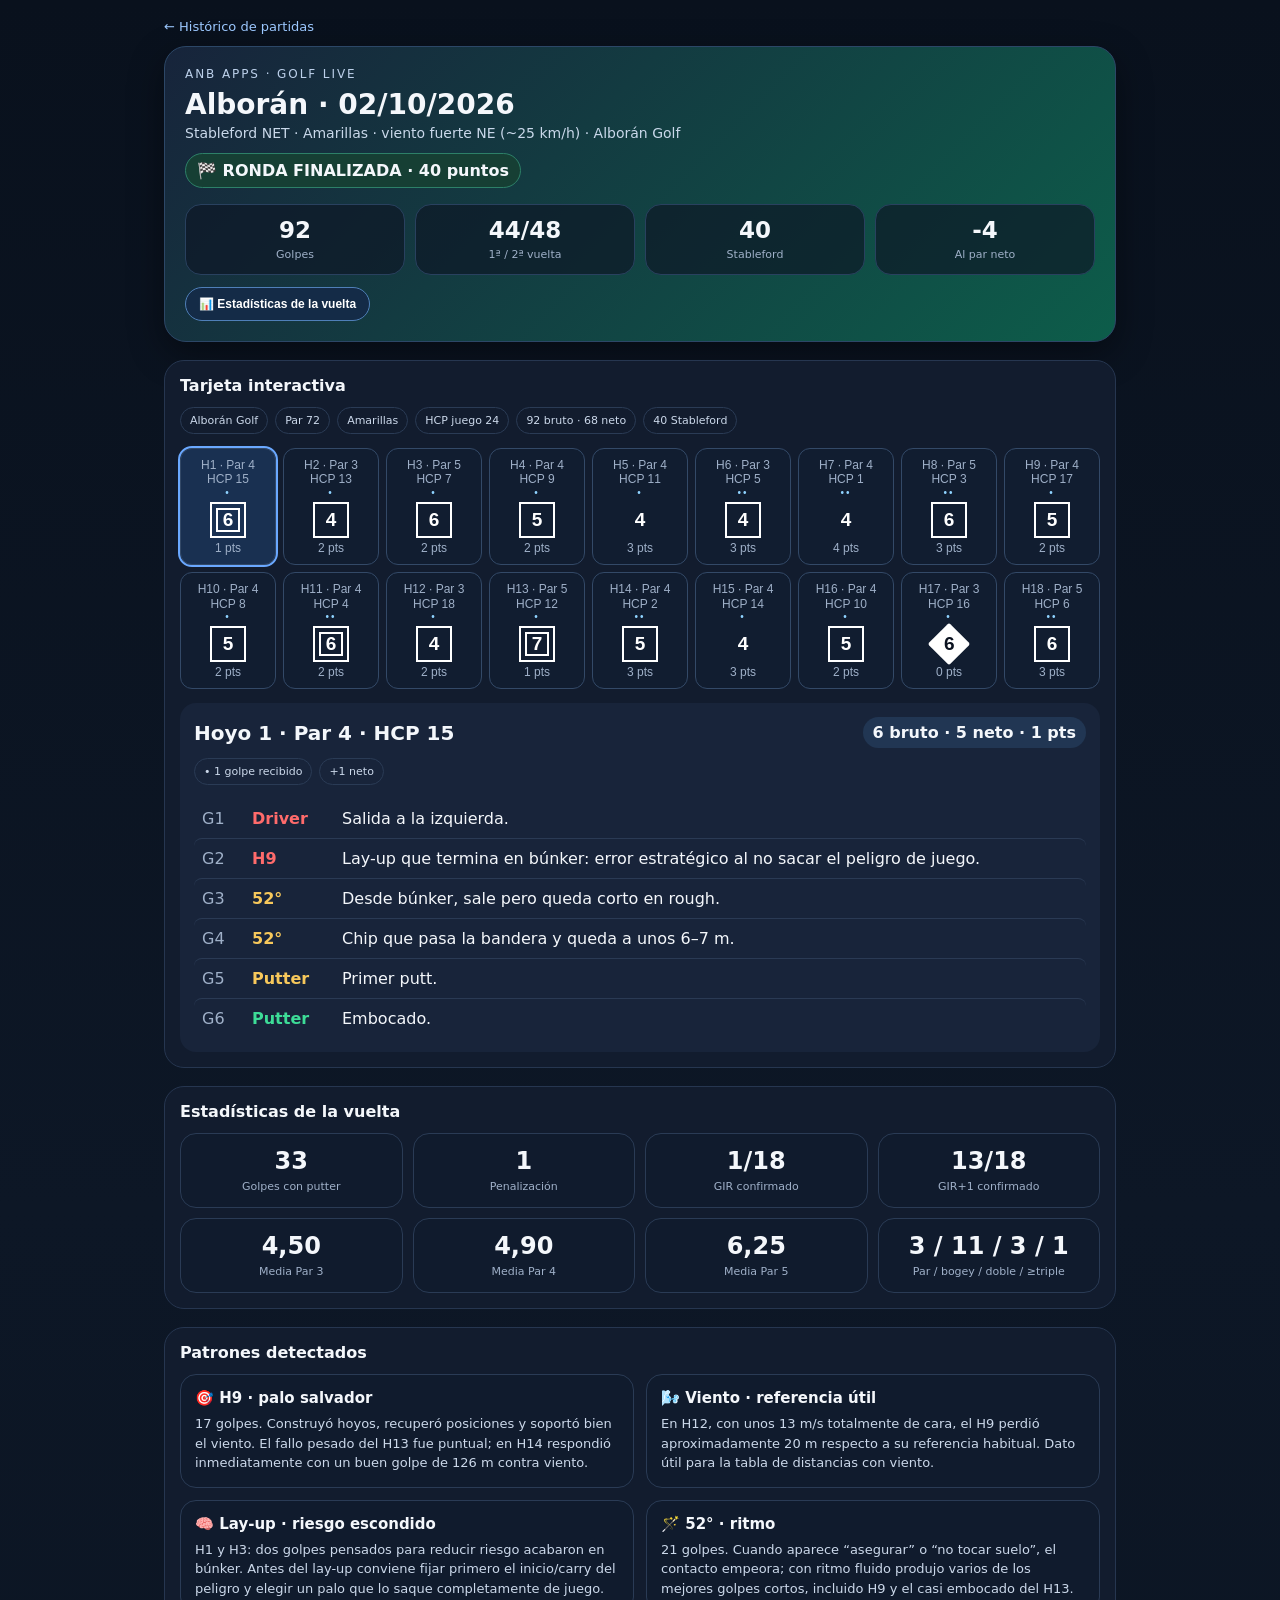
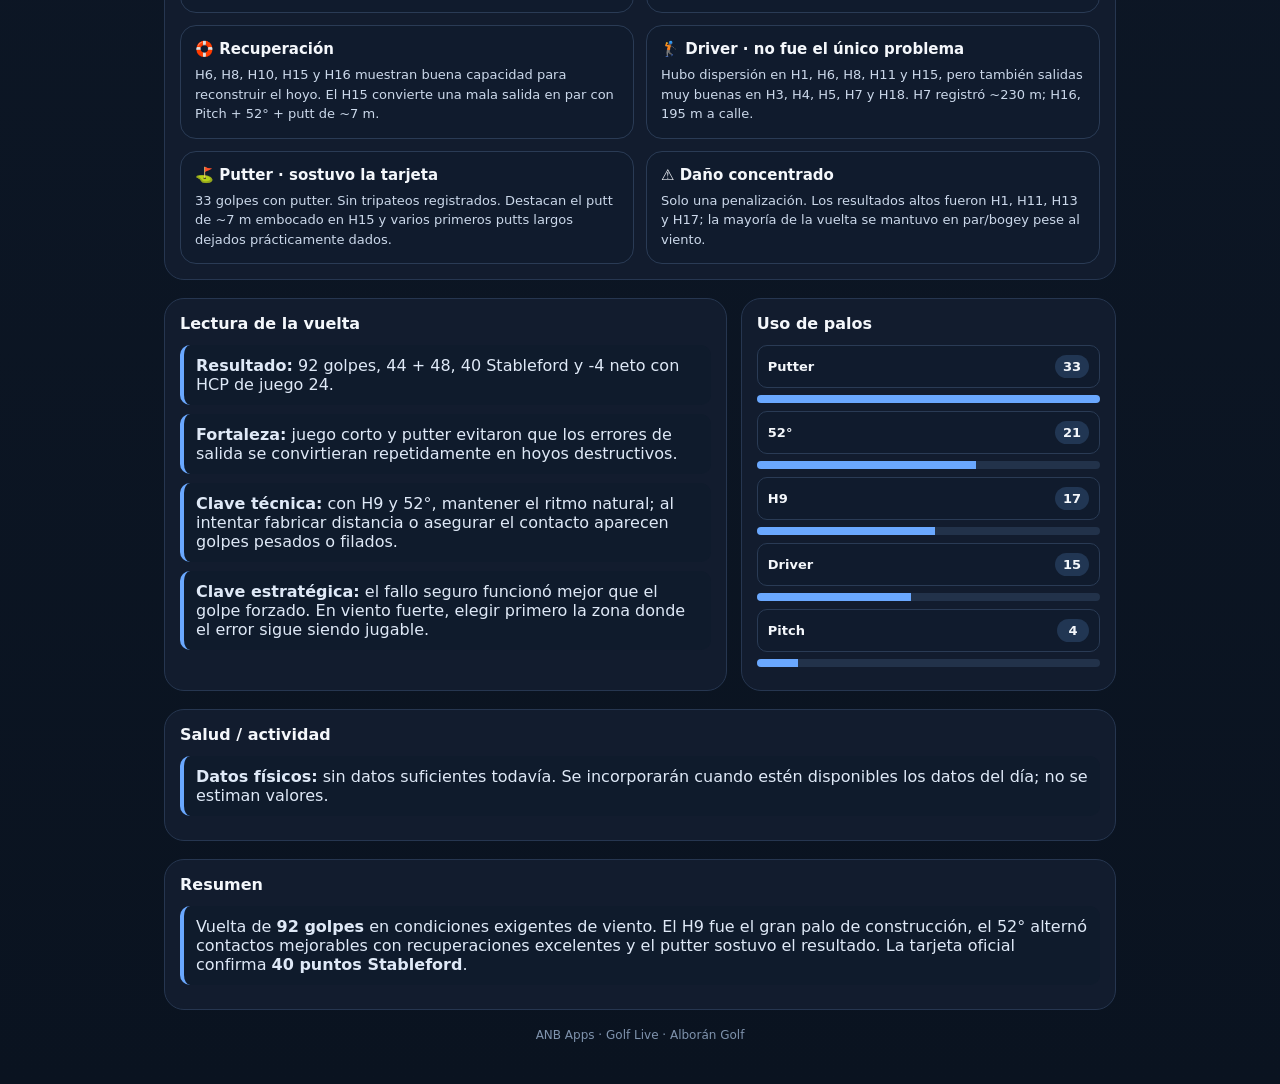
<file: 2026-10-02/index.html>
<!doctype html><html lang="es"><head><meta charset="utf-8"><meta name="viewport" content="width=device-width,initial-scale=1,viewport-fit=cover"><title>Alborán · 02/10/2026 · ANB Golf</title><link rel="stylesheet" href="../assets/round.css"><style>
.stats-round{display:grid;grid-template-columns:repeat(4,1fr);gap:10px}.stat-round{background:#101b2d;border:1px solid #2a3b55;border-radius:16px;padding:13px;text-align:center}.stat-round b{display:block;font-size:24px}.stat-round span{font-size:11px;color:#9fb0c8}.patterns{display:grid;grid-template-columns:repeat(2,minmax(0,1fr));gap:12px}.pattern{background:#101b2d;border:1px solid #2a3b55;border-radius:16px;padding:14px}.pattern h3{margin:0 0 7px;font-size:15px}.pattern p{margin:0;color:#cbd8ea;font-size:13px;line-height:1.5}@media(max-width:700px){.patterns,.stats-round{grid-template-columns:repeat(2,1fr)}}
</style></head><body><div class="wrap"><a class="back" href="../">← Histórico de partidas</a>
<div class="hero"><div class="eyebrow">ANB Apps · Golf Live</div><h1>Alborán · 02/10/2026</h1><div class="sub">Stableford NET · Amarillas · viento fuerte NE (~25 km/h) · Alborán Golf</div><div class="badge">🏁 RONDA FINALIZADA · 40 puntos</div><div class="metrics"><div class="metric"><b>92</b><span>Golpes</span></div><div class="metric"><b>44/48</b><span>1ª / 2ª vuelta</span></div><div class="metric"><b>40</b><span>Stableford</span></div><div class="metric"><b>-4</b><span>Al par neto</span></div></div></div>
<div class="section"><h2>Tarjeta interactiva</h2><div class="card-meta"><span>Alborán Golf</span><span>Par 72</span><span>Amarillas</span><span>HCP juego 24</span><span>92 bruto · 68 neto</span><span>40 Stableford</span></div><div id="scoregrid" class="scoregrid"></div><div id="detail" class="detail"></div></div>
<div class="section"><h2>Estadísticas de la vuelta</h2><div class="stats-round"><div class="stat-round"><b>33</b><span>Golpes con putter</span></div><div class="stat-round"><b>1</b><span>Penalización</span></div><div class="stat-round"><b>1/18</b><span>GIR confirmado</span></div><div class="stat-round"><b>13/18</b><span>GIR+1 confirmado</span></div><div class="stat-round"><b>4,50</b><span>Media Par 3</span></div><div class="stat-round"><b>4,90</b><span>Media Par 4</span></div><div class="stat-round"><b>6,25</b><span>Media Par 5</span></div><div class="stat-round"><b>3 / 11 / 3 / 1</b><span>Par / bogey / doble / ≥triple</span></div></div></div>
<div class="section"><h2>Patrones detectados</h2><div class="patterns">
<div class="pattern"><h3>🎯 H9 · palo salvador</h3><p>17 golpes. Construyó hoyos, recuperó posiciones y soportó bien el viento. El fallo pesado del H13 fue puntual; en H14 respondió inmediatamente con un buen golpe de 126 m contra viento.</p></div>
<div class="pattern"><h3>🌬️ Viento · referencia útil</h3><p>En H12, con unos 13 m/s totalmente de cara, el H9 perdió aproximadamente 20 m respecto a su referencia habitual. Dato útil para la tabla de distancias con viento.</p></div>
<div class="pattern"><h3>🧠 Lay-up · riesgo escondido</h3><p>H1 y H3: dos golpes pensados para reducir riesgo acabaron en búnker. Antes del lay-up conviene fijar primero el inicio/carry del peligro y elegir un palo que lo saque completamente de juego.</p></div>
<div class="pattern"><h3>🪄 52° · ritmo</h3><p>21 golpes. Cuando aparece “asegurar” o “no tocar suelo”, el contacto empeora; con ritmo fluido produjo varios de los mejores golpes cortos, incluido H9 y el casi embocado del H13.</p></div>
<div class="pattern"><h3>🛟 Recuperación</h3><p>H6, H8, H10, H15 y H16 muestran buena capacidad para reconstruir el hoyo. El H15 convierte una mala salida en par con Pitch + 52° + putt de ~7 m.</p></div>
<div class="pattern"><h3>🏌️ Driver · no fue el único problema</h3><p>Hubo dispersión en H1, H6, H8, H11 y H15, pero también salidas muy buenas en H3, H4, H5, H7 y H18. H7 registró ~230 m; H16, 195 m a calle.</p></div>
<div class="pattern"><h3>⛳ Putter · sostuvo la tarjeta</h3><p>33 golpes con putter. Sin tripateos registrados. Destacan el putt de ~7 m embocado en H15 y varios primeros putts largos dejados prácticamente dados.</p></div>
<div class="pattern"><h3>⚠️ Daño concentrado</h3><p>Solo una penalización. Los resultados altos fueron H1, H11, H13 y H17; la mayoría de la vuelta se mantuvo en par/bogey pese al viento.</p></div>
</div></div>
<div class="two"><div class="section"><h2>Lectura de la vuelta</h2><div class="note"><b>Resultado:</b> 92 golpes, 44 + 48, 40 Stableford y -4 neto con HCP de juego 24.</div><div class="note"><b>Fortaleza:</b> juego corto y putter evitaron que los errores de salida se convirtieran repetidamente en hoyos destructivos.</div><div class="note"><b>Clave técnica:</b> con H9 y 52°, mantener el ritmo natural; al intentar fabricar distancia o asegurar el contacto aparecen golpes pesados o filados.</div><div class="note"><b>Clave estratégica:</b> el fallo seguro funcionó mejor que el golpe forzado. En viento fuerte, elegir primero la zona donde el error sigue siendo jugable.</div></div><div class="section"><h2>Uso de palos</h2><div id="clubs"></div></div></div>
<div class="section"><h2>Salud / actividad</h2><div class="note"><b>Datos físicos:</b> sin datos suficientes todavía. Se incorporarán cuando estén disponibles los datos del día; no se estiman valores.</div></div>
<div class="section"><h2>Resumen</h2><div class="note">Vuelta de <b>92 golpes</b> en condiciones exigentes de viento. El H9 fue el gran palo de construcción, el 52° alternó contactos mejorables con recuperaciones excelentes y el putter sostuvo el resultado. La tarjeta oficial confirma <b>40 puntos Stableford</b>.</div></div><div class="footer">ANB Apps · Golf Live · Alborán Golf</div></div>
<script>window.ROUND={holes:{
1:{score:6,par:4,hcp:15,recv:1,points:1,shots:[['Driver','Salida a la izquierda.','bad'],['H9','Lay-up que termina en búnker: error estratégico al no sacar el peligro de juego.','bad'],['52°','Desde búnker, sale pero queda corto en rough.','neutral'],['52°','Chip que pasa la bandera y queda a unos 6–7 m.','neutral'],['Putter','Primer putt.','neutral'],['Putter','Embocado.','good']]},
2:{score:4,par:3,hcp:13,recv:1,points:2,shots:[['H9','Golpe deliberadamente conservador con viento en contra; queda 7–8 m corto de green.','good'],['52°','Backswing acortado al intentar asegurar; green pero a ~13–14 m.','bad'],['Putter','Gran putt de distancia, queda a menos de 1 m.','good'],['Putter','Embocado.','good']]},
3:{score:6,par:5,hcp:7,recv:1,points:2,shots:[['Driver','Buena salida, supera el primer peligro y queda en calle.','good'],['Pitch','Lay-up que termina en búnker; había ~124 m a la entrada.','bad'],['52°','Lie muy malo en huella; apenas avanza 5–6 m y sigue en búnker.','bad'],['52°','Buena salida a green, ~7 m.','good'],['Putter','Primer putt.','neutral'],['Putter','Embocado.','good']]},
4:{score:5,par:4,hcp:9,recv:1,points:2,shots:[['Driver','Buena salida, supera el búnker de calle.','good'],['H9','Desde ~128–130 m, buena distancia; ligeramente a la izquierda de green.','neutral'],['52°','Chip que pasa unos 2,5 m la bandera.','neutral'],['Putter','Primer putt.','neutral'],['Putter','Embocado.','good']]},
5:{score:4,par:4,hcp:11,recv:1,points:3,shots:[['Driver','Magnífica salida, recta.','good'],['52°','Buen golpe; el viento ayuda y queda algo largo, apenas más allá de green.','good'],['52°','Buen chip a menos de 1 m.','good'],['Putter','Embocado. Par.','good']]},
6:{score:4,par:3,hcp:5,recv:2,points:3,shots:[['Driver','Intento de driver suave; mala ejecución y termina en búnker izquierdo.','bad'],['52°','Muy buena salida de búnker, queda apenas corta de green.','good'],['Putter','Desde fuera de green, deja ~1,5–2 m.','good'],['Putter','Embocado.','good']]},
7:{score:4,par:4,hcp:1,recv:2,points:4,shots:[['Driver','Gran salida, ~230 m; lado izquierdo aprovechando la pendiente.','good'],['H9','Muy buen golpe a green pese al viento. GIR.','good'],['Putter','Muy buen primer putt, queda dado.','good'],['Putter','Embocado. Par bruto; eagle neto.','good']]},
8:{score:6,par:5,hcp:3,recv:2,points:3,shots:[['Driver','Cara abierta; muy a la derecha, rough seco, sin penalización.','bad'],['H9','Recuperación desde lie difícil.','neutral'],['H9','Buen golpe pese al viento de cara; algo a la izquierda.','good'],['Pitch','Buen approach a green, ~7–8 m.','good'],['Putter','Buen primer putt.','good'],['Putter','Embocado.','good']]},
9:{score:5,par:4,hcp:17,recv:1,points:2,shots:[['Driver','Vuelo bajo y extraño, pero supera el búnker y queda jugable.','neutral'],['H9','Golpe bajo; el viento no lo mueve como se esperaba y queda ~10 m corto.','neutral'],['52°','Excelente approach con ritmo fluido; el viento lo desplaza de la bandera.','good'],['Putter','Desde ~6–7 m, excelente línea y distancia; queda a cuatro dedos.','good'],['Putter','Embocado.','good']]},
10:{score:5,par:4,hcp:8,recv:1,points:2,shots:[['Driver','Salida a la derecha.','bad'],['H9','Recuperación/colocación.','neutral'],['52°','Approach a unos 6 m de bandera.','good'],['Putter','Primer putt.','neutral'],['Putter','Embocado.','good']]},
11:{score:6,par:4,hcp:4,recv:2,points:2,shots:[['Driver','Salida a la derecha; bola perdida en zona de agua.','bad'],['Penalización','Dropaje con un golpe de penalización.','bad'],['H9','Golpe de recuperación, queda antes de green.','good'],['52°','Golpea primero el suelo; entra en green pero queda a ~15 m.','bad'],['Putter','Primer putt.','neutral'],['Putter','Embocado.','good']]},
12:{score:4,par:3,hcp:18,recv:1,points:2,shots:[['H9','Experimento con viento totalmente de cara (~13 m/s): recto y seguro; pierde ~20 m.','good'],['52°','Golpe pobre y largo, pero entra en green.','bad'],['Putter','Primer putt.','neutral'],['Putter','Embocado.','good']]},
13:{score:7,par:5,hcp:12,recv:1,points:1,shots:[['Driver','Muy a la izquierda, pero por el lado permitido; termina en la calle del 16.','neutral'],['H9','Muy recto y fuerte; avanza más de lo esperado pese al viento.','good'],['H9','Desde 137 m con viento fuerte de cara: golpe pesado, primer fallo claro del día con este palo.','bad'],['52°','Desde posición difícil a la derecha; acaba en búnker.','bad'],['52°','Mala salida de búnker, se va al fondo de green.','bad'],['52°','Magnífico approach desde el fondo; casi embocado, queda a ~1 m.','good'],['Putter','Embocado.','good']]},
14:{score:5,par:4,hcp:2,recv:2,points:3,shots:[['Driver','Viento lateral derecha-izquierda; se cierra más de lo previsto pero evita el agua.','neutral'],['H9','Muy buen golpe, 126 m con viento en contra.','good'],['52°','Contacto filado; resultado salvado: green a ~4–5 m.','neutral'],['Putter','Muy buen putt de distancia, queda dado.','good'],['Putter','Embocado.','good']]},
15:{score:4,par:4,hcp:14,recv:1,points:3,shots:[['Driver','Mala salida a la izquierda; sensación de lanzarse hacia la bola.','bad'],['Pitch','Buena recuperación, deja ~80 m a bandera por la derecha.','good'],['52°','A green, ~7 m para par.','good'],['Putter','Putt de ~7 m embocado. Par.','good']]},
16:{score:5,par:4,hcp:10,recv:1,points:2,shots:[['Driver','Se cierra, pero termina en calle; ~195 m.','neutral'],['H9','También cerrando; termina en búnker.','neutral'],['52°','Gran salida de búnker a ~2 m.','good'],['Putter','Buen putt; no entra pero queda dado.','good'],['Putter','Embocado.','good']]},
17:{score:6,par:3,hcp:16,recv:1,points:0,shots:[['H9','Muy a la izquierda, entra en matas de la rambla.','bad'],['52°','Saca la bola y queda en la cuesta izquierda de green.','neutral'],['52°','Filado; cruza al otro lado de green.','bad'],['52°','Desde el fondo, vuelve a green.','neutral'],['Putter','Putt largo, queda a ~4–5 m.','neutral'],['Putter','Embocado.','good']]},
18:{score:6,par:5,hcp:6,recv:2,points:3,shots:[['Driver','Buen vuelo con viento cruzado y en contra; calle o ligero rough izquierdo.','good'],['H9','Golpe algo pobre, pero sigue jugable.','neutral'],['H9','Se va a la izquierda; alivio sin penalización.','bad'],['Pitch','A green, ~5 m de bandera.','good'],['Putter','Primer putt.','neutral'],['Putter','Embocado. Bogey.','good']]}
},clubs:{Putter:33,'52°':21,H9:17,Driver:15,Pitch:4}}</script><script src="../assets/round.js"></script></body></html>
</file>
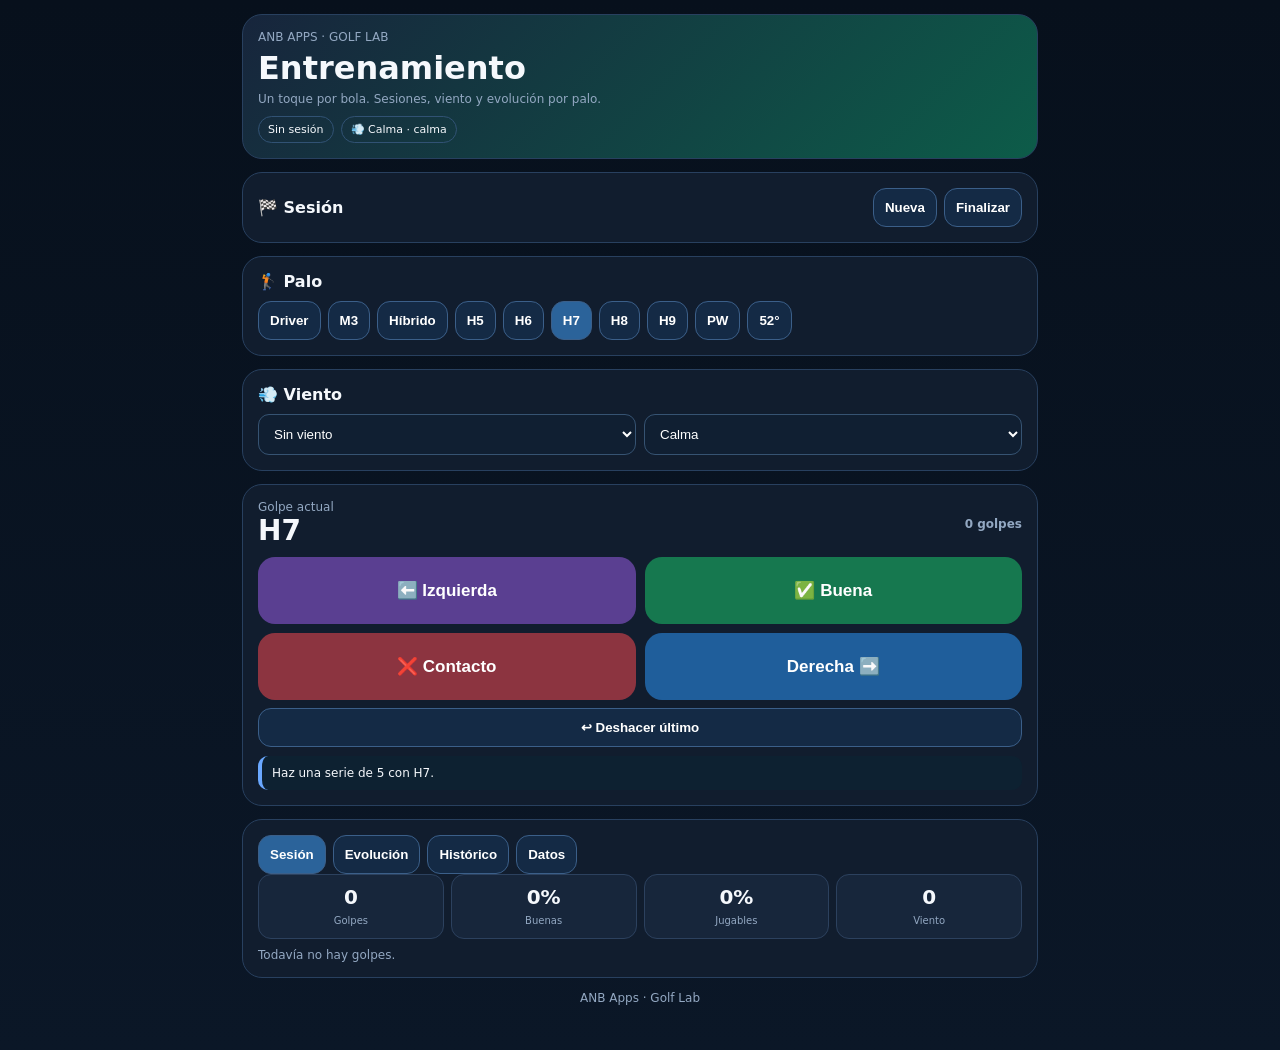
<file: training/index.html>
<!doctype html><html lang="es"><head><meta charset="utf-8"><meta name="viewport" content="width=device-width,initial-scale=1,viewport-fit=cover"><meta name="theme-color" content="#0b1220"><title>ANB Golf · Entrenamiento</title><style>:root{--p:#111d2e;--p2:#17263b;--t:#f5f8fc;--m:#93a8c2;--l:#28405f}*{box-sizing:border-box}body{margin:0;background:linear-gradient(#07101c,#0b1727);color:var(--t);font-family:system-ui}.w{max-width:820px;margin:auto;padding:14px 12px 45px}.hero,.sec{border:1px solid var(--l);border-radius:20px;padding:15px;margin-bottom:13px;background:var(--p)}.hero{background:linear-gradient(135deg,#17253c,#0d5c49)}h1{margin:5px 0}.sub,.small{color:var(--m);font-size:12px}.clubs,.tabs,.row{display:flex;gap:7px;overflow:auto}.club,.tab,.act{border:1px solid #3b5f89;background:#142a45;color:#fff;border-radius:13px;padding:11px;font-weight:800;white-space:nowrap}.club.on,.tab.on{background:#2b639a}.wind{display:grid;grid-template-columns:1fr 1fr;gap:8px}select{width:100%;padding:11px;background:#101f32;color:#fff;border:1px solid #365372;border-radius:11px}.shots{display:grid;grid-template-columns:1fr 1fr;gap:9px}.shot{border:0;border-radius:17px;padding:23px 5px;color:#fff;font-size:17px;font-weight:900}.left{background:#5a3f91}.good{background:#16784f}.bad{background:#8c3440}.right{background:#1f5e9b}.undo{width:100%;margin-top:8px}.grid{display:grid;grid-template-columns:repeat(4,1fr);gap:7px}.metric,.item{background:var(--p2);border:1px solid #2c415e;border-radius:13px;padding:10px}.metric{text-align:center}.metric b{display:block;font-size:20px}.metric span{font-size:10px;color:var(--m)}.list{display:grid;gap:7px;margin-top:9px}.panel{display:none}.panel.on{display:block}.hint{margin-top:9px;padding:10px;background:#0d2131;border-left:4px solid #6aa8ff;border-radius:10px;font-size:12px}.danger{background:#35171d}.top{display:flex;justify-content:space-between;align-items:center}.pill{font-size:11px;padding:6px 9px;border:1px solid #315274;border-radius:999px}.bar{height:7px;background:#09131f;border-radius:9px;overflow:hidden;margin:6px 0}.bar i{display:block;height:100%;background:#37d99a}.historyBtn{width:100%;text-align:left;color:inherit;font:inherit;cursor:pointer}.historyBtn:active{transform:scale(.995)}.detail{margin-top:9px;padding-top:9px;border-top:1px solid #2b405d}.detailHead{display:flex;justify-content:space-between;gap:10px;margin-bottom:8px}.chev{color:#9fb8d6;font-size:14px}@media(max-width:600px){.grid{grid-template-columns:1fr 1fr}.wind{grid-template-columns:1fr}}</style></head><body><main class="w"><header class="hero"><div class="small">ANB APPS · GOLF LAB</div><h1>Entrenamiento</h1><div class="small">Un toque por bola. Sesiones, viento y evolución por palo.</div><div class="row" style="margin-top:10px"><span class="pill" id="sp">Sin sesión</span><span class="pill" id="wp">💨 Calma</span></div></header><section class="sec"><div class="top"><b>🏁 Sesión</b><div class="row"><button class="act" id="newSessionBtn">Nueva</button><button class="act" id="finishSessionBtn">Finalizar</button></div></div></section><section class="sec"><b>🏌️ Palo</b><div class="clubs" id="clubs" style="margin-top:10px"></div></section><section class="sec"><b>💨 Viento</b><div class="wind" style="margin-top:10px"><select id="wd"><option value="none">Sin viento</option><option value="head">De cara</option><option value="tail">A favor</option><option value="left">Izq → dcha</option><option value="right">Dcha → izq</option><option value="headLeft">Cara + izq→dcha</option><option value="headRight">Cara + dcha→izq</option><option value="tailLeft">Favor + izq→dcha</option><option value="tailRight">Favor + dcha→izq</option></select><select id="ws"><option value="0">Calma</option><option value="1">Suave</option><option value="2">Moderado</option><option value="3">Fuerte</option></select></div></section><section class="sec"><div class="top"><div><div class="small">Golpe actual</div><b id="cc" style="font-size:28px">H7</b></div><b id="count" class="small">0 golpes</b></div><div class="shots" style="margin-top:10px"><button class="shot left" data-r="left">⬅️ Izquierda</button><button class="shot good" data-r="good">✅ Buena</button><button class="shot bad" data-r="bad">❌ Contacto</button><button class="shot right" data-r="right">Derecha ➡️</button></div><button class="act undo" id="undoBtn">↩ Deshacer último</button><div class="hint" id="coach">Haz una serie corta y registra solo el resultado.</div></section><section class="sec"><div class="tabs"><button class="tab on" data-p="today">Sesión</button><button class="tab" data-p="evo">Evolución</button><button class="tab" data-p="hist">Histórico</button><button class="tab" data-p="data">Datos</button></div><div class="panel on" id="today"><div class="grid" id="metrics"></div><div class="list" id="session"></div></div><div class="panel" id="evo"><div class="list" id="evol"></div></div><div class="panel" id="hist"><div class="list" id="history"></div></div><div class="panel" id="data"><div class="row"><button class="act" id="exportBtn">Exportar JSON</button><label class="act">Importar JSON<input id="importFile" type="file" accept="application/json" hidden></label><button class="act danger" id="clearBtn">Borrar histórico</button></div><div class="hint">El viento se guarda en cada golpe. La influencia lateral se señala de forma conservadora, sin borrar el resultado real.</div></div></section><div class="small" style="text-align:center">ANB Apps · Golf Lab</div></main><script>
const CLUBS=['Driver','M3','Híbrido','H5','H6','H7','H8','H9','PW','52°'];
const KEY='anbGolfTrainingV1';
const $=id=>document.getElementById(id);
let db=(()=>{try{return JSON.parse(localStorage.getItem(KEY))||{sessions:[],activeId:null}}catch(e){return{sessions:[],activeId:null}}})();
let club='H7',openHistoryId=null;
const iso=()=>new Date().toISOString();
const active=()=>db.sessions.find(s=>s.id===db.activeId&&!s.endedAt);
const save=()=>{localStorage.setItem(KEY,JSON.stringify(db));render()};
const label=x=>new Intl.DateTimeFormat('es-ES',{day:'2-digit',month:'short',hour:'2-digit',minute:'2-digit'}).format(new Date(x));
function startSession(){const old=active();if(old)old.endedAt=iso();const id='s'+Date.now();db.sessions.unshift({id,startedAt:iso(),endedAt:null,shots:[]});db.activeId=id;save()}
function finishSession(){const s=active();if(!s)return;s.endedAt=iso();db.activeId=null;save()}
function effect(x){const k=+x.windStrength;if(!k)return 0;if(['left','headLeft','tailLeft'].includes(x.windDir))return k;if(['right','headRight','tailRight'].includes(x.windDir))return-k;return 0}
function winded(x){const e=effect(x);return(x.result==='right'&&e>=2)||(x.result==='left'&&e<=-2)}
function stats(a){const n=a.length,g=a.filter(x=>x.result==='good').length,b=a.filter(x=>x.result==='bad').length,l=a.filter(x=>x.result==='left').length,r=a.filter(x=>x.result==='right').length,w=a.filter(winded).length;return{n,g,b,l,r,w,good:n?Math.round(g/n*100):0,play:n?Math.round((n-b)/n*100):0}}
function addShot(r){let s=active();if(!s){startSession();s=active()}s.shots.push({t:iso(),club,result:r,windDir:$('wd').value,windStrength:+$('ws').value});save()}
function metric(v,t){return'<div class="metric"><b>'+v+'</b><span>'+t+'</span></div>'}
function cards(a){const by={};a.forEach(x=>(by[x.club]??=[]).push(x));return Object.entries(by).map(([c,z])=>{const s=stats(z);return'<div class="item"><div class="top"><b>'+c+'</b><b>'+s.good+'% buenas</b></div><div class="bar"><i style="width:'+s.good+'%"></i></div><div class="small">'+s.n+' bolas · ⬅️ '+s.l+' · ✅ '+s.g+' · ➡️ '+s.r+' · ❌ '+s.b+(s.w?' · 💨 '+s.w+' influidas':'')+'</div></div>'}).join('')}
function sessionDetail(q){const z=stats(q.shots);const by={};q.shots.forEach(x=>(by[x.club]??=[]).push(x));const clubRows=Object.entries(by).map(([c,a])=>{const s=stats(a);return'<div class="detail"><div class="detailHead"><b>'+c+'</b><b>'+s.good+'% buenas</b></div><div class="small">'+s.n+' bolas · ⬅️ '+s.l+' · ✅ '+s.g+' · ➡️ '+s.r+' · ❌ '+s.b+' · jugables '+s.play+'%'+(s.w?' · 💨 '+s.w+' con posible influencia lateral':'')+'</div></div>'}).join('');return'<div class="detail"><div class="small">Resumen de la sesión</div><div class="grid" style="margin-top:8px">'+metric(z.n,'Golpes')+metric(z.good+'%','Buenas')+metric(z.play+'%','Jugables')+metric(z.w,'Viento')+'</div>'+clubRows+'</div>'}
function render(){
  const clubsEl=$('clubs'),cc=$('cc'),sp=$('sp'),count=$('count'),metrics=$('metrics'),session=$('session'),wp=$('wp'),evol=$('evol'),history=$('history'),coach=$('coach');
  clubsEl.innerHTML=CLUBS.map(c=>'<button type="button" class="club '+(c===club?'on':'')+'" data-c="'+c+'">'+c+'</button>').join('');
  clubsEl.querySelectorAll('[data-c]').forEach(b=>b.addEventListener('click',()=>{club=b.dataset.c;render()}));
  cc.textContent=club;
  const a=active(),arr=a?.shots||[],s=stats(arr);
  sp.textContent=a?'🟢 '+label(a.startedAt):'Sin sesión';count.textContent=s.n+' golpes';
  metrics.innerHTML=metric(s.n,'Golpes')+metric(s.good+'%','Buenas')+metric(s.play+'%','Jugables')+metric(s.w,'Viento');
  session.innerHTML=arr.length?cards(arr):'<div class="small">Todavía no hay golpes.</div>';
  const map={none:'Calma',head:'Cara',tail:'Favor',left:'Izq→dcha',right:'Dcha→izq',headLeft:'Cara+izq→dcha',headRight:'Cara+dcha→izq',tailLeft:'Favor+izq→dcha',tailRight:'Favor+dcha→izq'},st=['calma','suave','moderado','fuerte'];
  wp.textContent='💨 '+map[$('wd').value]+' · '+st[+$('ws').value];
  evol.innerHTML=CLUBS.map(c=>{const ss=db.sessions.filter(q=>q.shots.some(x=>x.club===c)).slice(0,6).reverse().map(q=>stats(q.shots.filter(x=>x.club===c)));if(!ss.length)return'';const f=ss[0],z=ss[ss.length-1],d=z.good-f.good;return'<div class="item"><div class="top"><b>'+c+'</b><b>'+z.good+'% · '+(d>0?'+':'')+d+' pts</b></div><div class="bar"><i style="width:'+z.good+'%"></i></div><div class="small">'+ss.length+' sesiones · contacto jugable '+z.play+'%</div></div>'}).join('')||'<div class="small">Aún no hay datos.</div>';
  history.innerHTML=db.sessions.map(q=>{const z=stats(q.shots),open=q.id===openHistoryId;return'<button type="button" class="item historyBtn" data-session-id="'+q.id+'"><div class="top"><b>'+label(q.startedAt)+'</b><span class="chev">'+(open?'▲':'▼')+'</span></div><div class="small">'+z.n+' golpes · '+new Set(q.shots.map(x=>x.club)).size+' palos · '+z.good+'% buenas · '+(q.endedAt?'finalizada':'en curso')+'</div>'+(open?sessionDetail(q):'')+'</button>'}).join('')||'<div class="small">No hay sesiones.</div>';
  history.querySelectorAll('[data-session-id]').forEach(b=>b.addEventListener('click',()=>{openHistoryId=openHistoryId===b.dataset.sessionId?null:b.dataset.sessionId;render()}));
  const ca=arr.filter(x=>x.club===club).slice(-10),cs=stats(ca);
  coach.textContent=ca.length<5?'Haz una serie de 5 con '+club+'.':(club==='M3'||club==='Híbrido'?'Palo poco habitual: prioriza contacto y salida repetible antes que distancia.':club==='H5'||club==='H6'?'Prioridad: contacto repetible; no busques más distancia.':club==='52°'&&cs.l>cs.r?'Tendencia izquierda: no fuerces el 52° y vigila alineación.':club==='Driver'?'Prioriza bola jugable antes que metros.':'Mantén objetivo y ritmo durante 5 bolas más.')+(cs.w?' El viento lateral ha podido influir en '+cs.w+'.':'');
}
document.querySelectorAll('.shot').forEach(b=>b.addEventListener('click',()=>addShot(b.dataset.r)));
$('newSessionBtn').addEventListener('click',startSession);
$('finishSessionBtn').addEventListener('click',finishSession);
$('undoBtn').addEventListener('click',()=>{const a=active();if(a?.shots.length){a.shots.pop();save()}});
$('wd').addEventListener('change',render);$('ws').addEventListener('change',render);
document.querySelectorAll('.tab').forEach(b=>b.addEventListener('click',()=>{document.querySelectorAll('.tab').forEach(x=>x.classList.toggle('on',x===b));document.querySelectorAll('.panel').forEach(x=>x.classList.toggle('on',x.id===b.dataset.p))}));
$('exportBtn').addEventListener('click',()=>{const blob=new Blob([JSON.stringify(db,null,2)],{type:'application/json'}),a=document.createElement('a');a.href=URL.createObjectURL(blob);a.download='anb-golf-training-'+iso().slice(0,10)+'.json';a.click();setTimeout(()=>URL.revokeObjectURL(a.href),1000)});
$('importFile').addEventListener('change',e=>{const f=e.target.files[0];if(!f)return;const r=new FileReader();r.onload=()=>{try{const d=JSON.parse(r.result);if(!Array.isArray(d.sessions))throw new Error('bad');db=d;save();alert('Histórico importado correctamente.')}catch(err){alert('Archivo no válido')}};r.readAsText(f)});
$('clearBtn').addEventListener('click',()=>{if(confirm('¿Borrar todo el histórico?')){db={sessions:[],activeId:null};openHistoryId=null;save()}});
render();
</script></body></html>
</file>
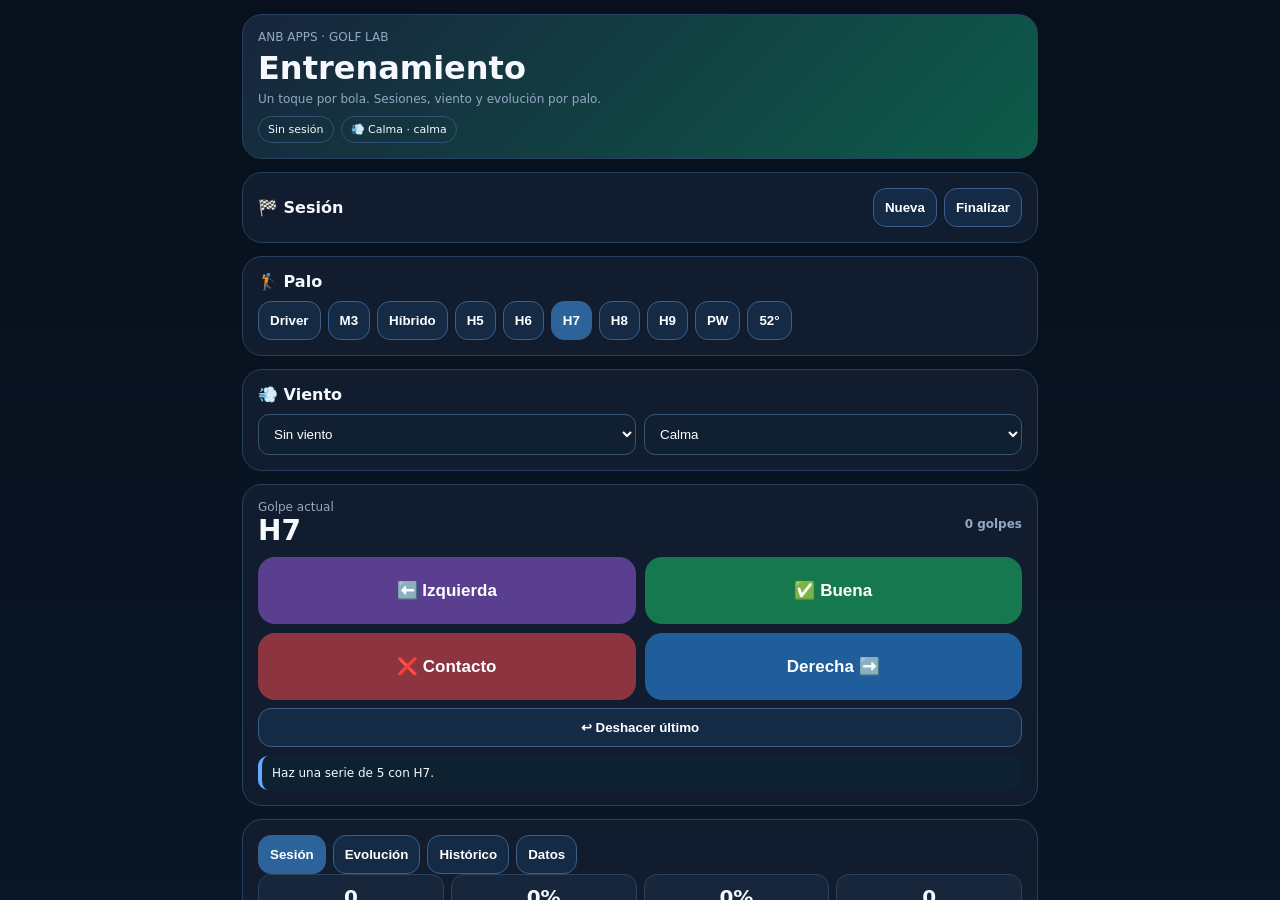
<file: training/install.html>
<!doctype html><html lang="es"><head><meta charset="utf-8"><meta name="viewport" content="width=device-width,initial-scale=1,viewport-fit=cover"><meta name="theme-color" content="#0d5c49"><meta name="mobile-web-app-capable" content="yes"><meta name="apple-mobile-web-app-capable" content="yes"><meta name="apple-mobile-web-app-status-bar-style" content="black-translucent"><meta name="apple-mobile-web-app-title" content="Golf Lab"><link rel="manifest" href="manifest.webmanifest"><link rel="icon" href="icon.svg"><link rel="apple-touch-icon" href="icon.svg"><title>ANB Golf · Entrenamiento</title><style>html,body{margin:0;width:100%;height:100%;overflow:hidden;background:#07101c}iframe{border:0;width:100%;height:100%;display:block;background:#07101c}.install{position:fixed;right:14px;bottom:14px;z-index:9;border:1px solid #5ce0ad;background:#0d5c49;color:white;border-radius:999px;padding:12px 16px;font:800 13px system-ui;box-shadow:0 8px 25px #0008;display:none}</style></head><body><iframe src="./" title="ANB Golf Lab"></iframe><button id="installBtn" class="install">📲 Instalar Golf Lab</button><script>if('serviceWorker'in navigator)navigator.serviceWorker.register('./sw.js');let promptEvent=null;const btn=document.getElementById('installBtn');window.addEventListener('beforeinstallprompt',e=>{e.preventDefault();promptEvent=e;btn.style.display='block'});btn.onclick=async()=>{if(!promptEvent)return;promptEvent.prompt();await promptEvent.userChoice;promptEvent=null;btn.style.display='none'};window.addEventListener('appinstalled',()=>btn.style.display='none');</script></body></html>
</file>
<file: assets/round.css>
:root{--bg:#0b1220;--panel:#121c2e;--panel2:#18243a;--text:#f4f7fb;--muted:#9fb0c8;--line:#263650;--good:#3ddc97;--bad:#ff6b6b;--neutral:#f7c85b;--accent:#6aa8ff}*{box-sizing:border-box}body{margin:0;background:linear-gradient(180deg,#09111d,#0d1726 45%,#0a1320);color:var(--text);font-family:Inter,system-ui,-apple-system,Segoe UI,Roboto,sans-serif}.wrap{max-width:980px;margin:auto;padding:16px 14px 42px}.back{display:inline-block;color:#9cc8ff;text-decoration:none;font-size:13px;margin:2px 0 12px}.hero{background:linear-gradient(135deg,#17243b,#0d5d4a);border:1px solid #2c4767;border-radius:22px;padding:20px;box-shadow:0 12px 35px #0006}.eyebrow{font-size:12px;letter-spacing:.16em;text-transform:uppercase;color:#bcd0ea}h1{margin:7px 0 4px;font-size:28px}.sub{color:#c9d8ea;font-size:14px}.badge{display:inline-block;margin-top:12px;padding:7px 11px;border-radius:999px;background:#163f34;border:1px solid #2d8068;font-weight:700}.metrics{display:grid;grid-template-columns:repeat(4,1fr);gap:10px;margin-top:16px}.metric{background:#0c1625aa;border:1px solid #29415f;border-radius:16px;padding:12px;text-align:center}.metric b{font-size:23px;display:block}.metric span{font-size:11px;color:var(--muted)}.section{margin-top:18px;background:var(--panel);border:1px solid var(--line);border-radius:20px;padding:15px}.section h2{font-size:16px;margin:0 0 12px}.scoregrid{display:grid;grid-template-columns:repeat(9,1fr);gap:7px}.holebtn{border:1px solid #334967;background:#111d30;color:white;border-radius:12px;padding:9px 2px;cursor:pointer}.holebtn .n{font-size:12px;line-height:1.2;color:var(--muted)}.holebtn .recv{font-size:10px;color:#8fd3ff;letter-spacing:2px;min-height:12px}.holebtn .s{display:flex;align-items:center;justify-content:center;min-height:42px}.holebtn.active{outline:2px solid var(--accent);background:#193051}.score-shape{position:relative;display:inline-flex;align-items:center;justify-content:center;width:36px;height:36px;font-size:19px;font-weight:800}.score-shape.birdie{border:2px solid currentColor;border-radius:50%}.score-shape.par{border:none}.score-shape.bogey{border:2px solid currentColor}.score-shape.double-bogey{border:2px solid currentColor}.score-shape.double-bogey:after{content:"";position:absolute;inset:4px;border:2px solid currentColor}.score-shape.over-double{width:30px;height:30px;background:currentColor;transform:rotate(45deg);border-radius:2px}.score-shape.over-double .score-num{transform:rotate(-45deg);color:#0b1220}.card-meta{display:flex;gap:7px;flex-wrap:wrap;margin:10px 0 14px}.card-meta span{border:1px solid #2a3b55;border-radius:999px;padding:6px 9px;font-size:11px;color:#cbd8ea}.detail{margin-top:14px;background:var(--panel2);border-radius:16px;padding:14px}.detailtop{display:flex;justify-content:space-between;gap:10px;align-items:center}.detailtop h3{margin:0;font-size:20px}.scorepill{padding:6px 10px;border-radius:999px;background:#213653;font-weight:800}.shot{display:grid;grid-template-columns:42px 82px 1fr;gap:8px;align-items:start;padding:10px 8px;border-top:1px solid #2a3a54;border-radius:8px}.shot:first-child{border-top:0}.idx{color:var(--muted)}.club{font-weight:800}.q-good,.shot.good .club{color:var(--good)}.q-bad,.shot.bad .club{color:var(--bad)}.q-neutral,.shot.neutral .club{color:var(--neutral)}.shot.good{background:linear-gradient(90deg,rgba(61,220,151,.10),transparent 65%)}.shot.bad{background:linear-gradient(90deg,rgba(255,107,107,.10),transparent 65%)}.shot.neutral{background:linear-gradient(90deg,rgba(247,200,91,.08),transparent 65%)}.two{display:grid;grid-template-columns:1.2fr .8fr;gap:14px}.bar{margin:8px 0}.barrow{display:flex;justify-content:space-between;align-items:center;font-size:13px;padding:9px 10px;margin:7px 0;background:#101b2d;border:1px solid #2a3b55;border-radius:10px}.barrow span{font-weight:700}.barrow b{min-width:32px;text-align:center;border-radius:999px;background:#213653;padding:4px 8px}.track{height:8px;background:#22324a;border-radius:999px;overflow:hidden;margin-top:5px}.fill{height:100%;background:#6aa8ff}.note{padding:11px 12px;background:#0f1b2c;border-left:4px solid var(--accent);border-radius:10px;margin:9px 0;color:#dfe9f7}.pattern-grid{display:grid;grid-template-columns:repeat(2,minmax(0,1fr));gap:12px}.pattern-card{background:#101b2d;border:1px solid #2a3b55;border-radius:16px;padding:14px}.pattern-head{display:flex;justify-content:space-between;gap:12px;align-items:center;margin-bottom:8px;font-weight:800}.pattern-head b{font-size:11px;padding:5px 8px;border-radius:999px}.pattern-card p{margin:7px 0;color:#d7e2f1;font-size:13px;line-height:1.45}.pattern-foot{margin-top:10px;padding-top:9px;border-top:1px solid #2a3b55;color:#aebed3;font-size:12px}.goodp .pattern-head b{background:#153f34;color:#68e3ac}.warnp .pattern-head b{background:#4a3a13;color:#ffd873}.badp .pattern-head b{background:#4b2027;color:#ff8d98}.footer{text-align:center;color:#7f93ad;font-size:12px;margin-top:18px}@media(max-width:700px){.metrics{grid-template-columns:repeat(2,1fr)}.scoregrid{grid-template-columns:repeat(6,1fr)}.two{grid-template-columns:1fr}.pattern-grid{grid-template-columns:1fr}}
</file>
